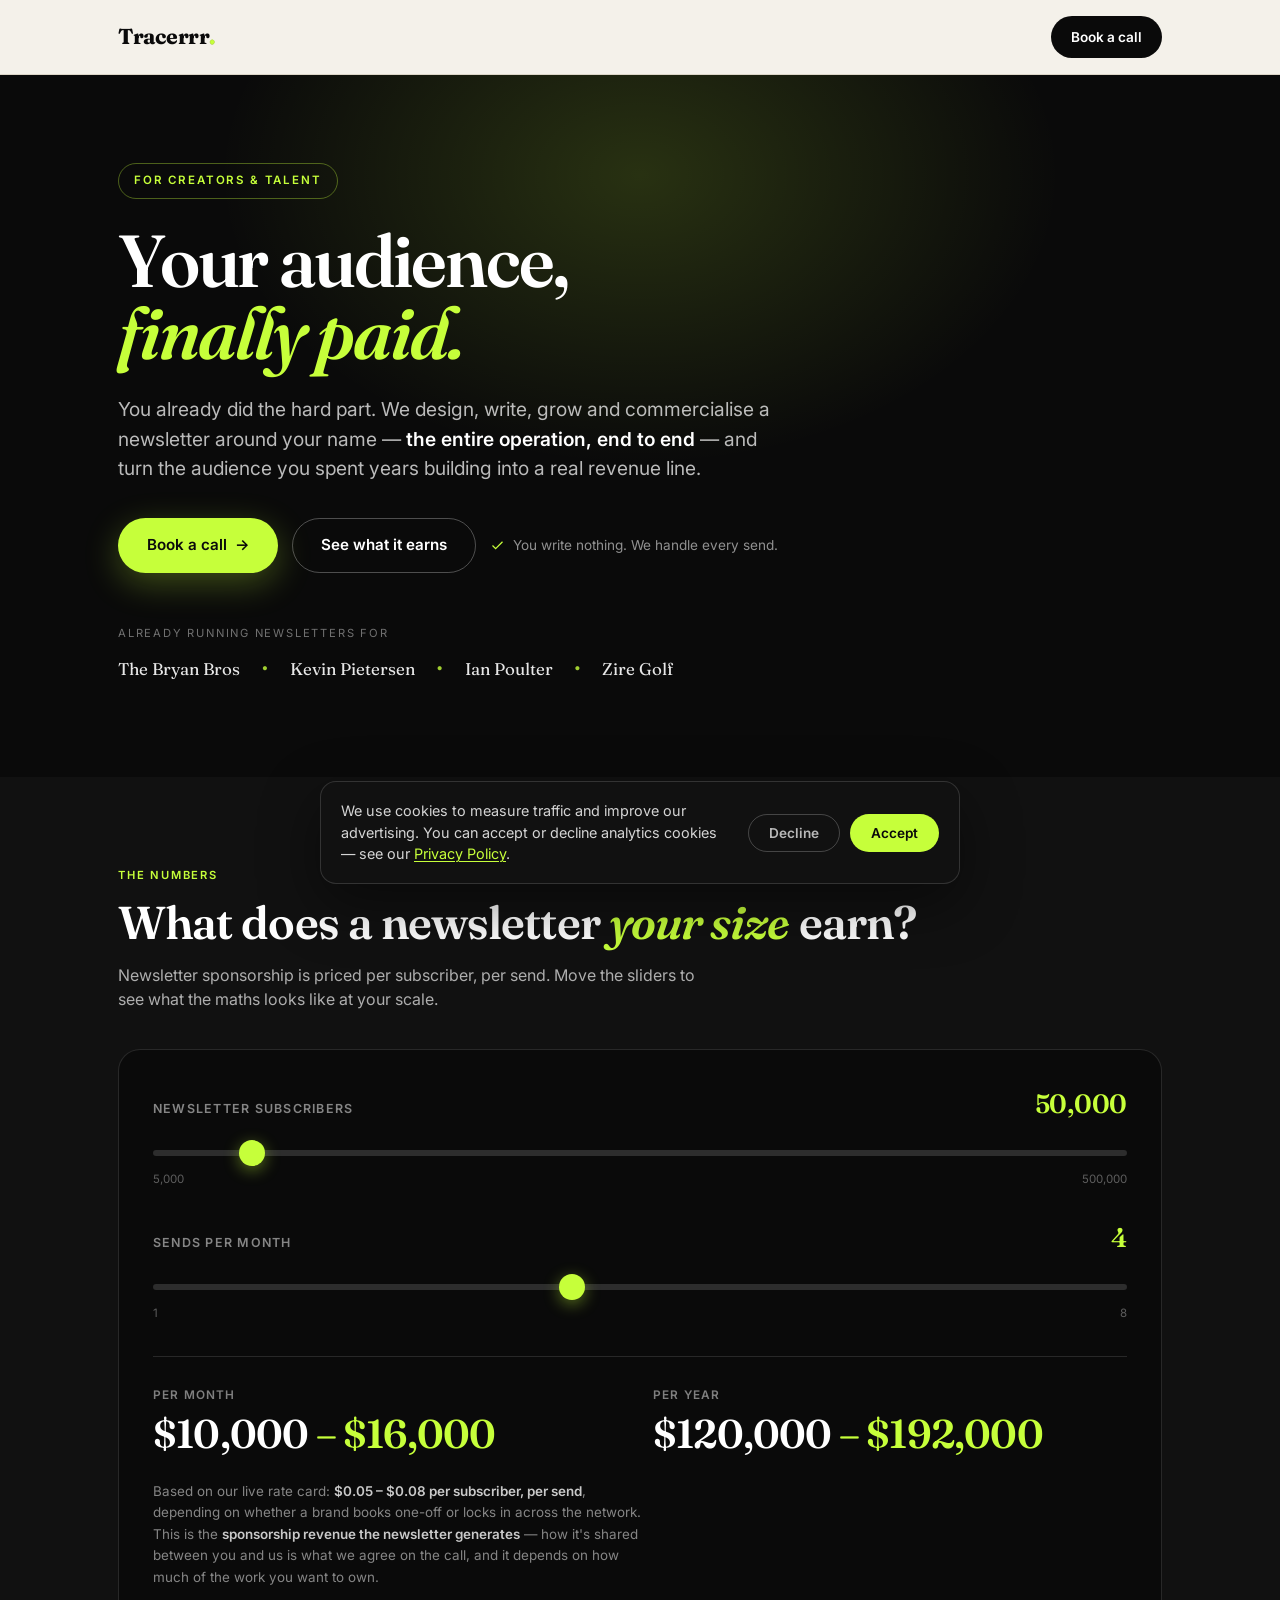
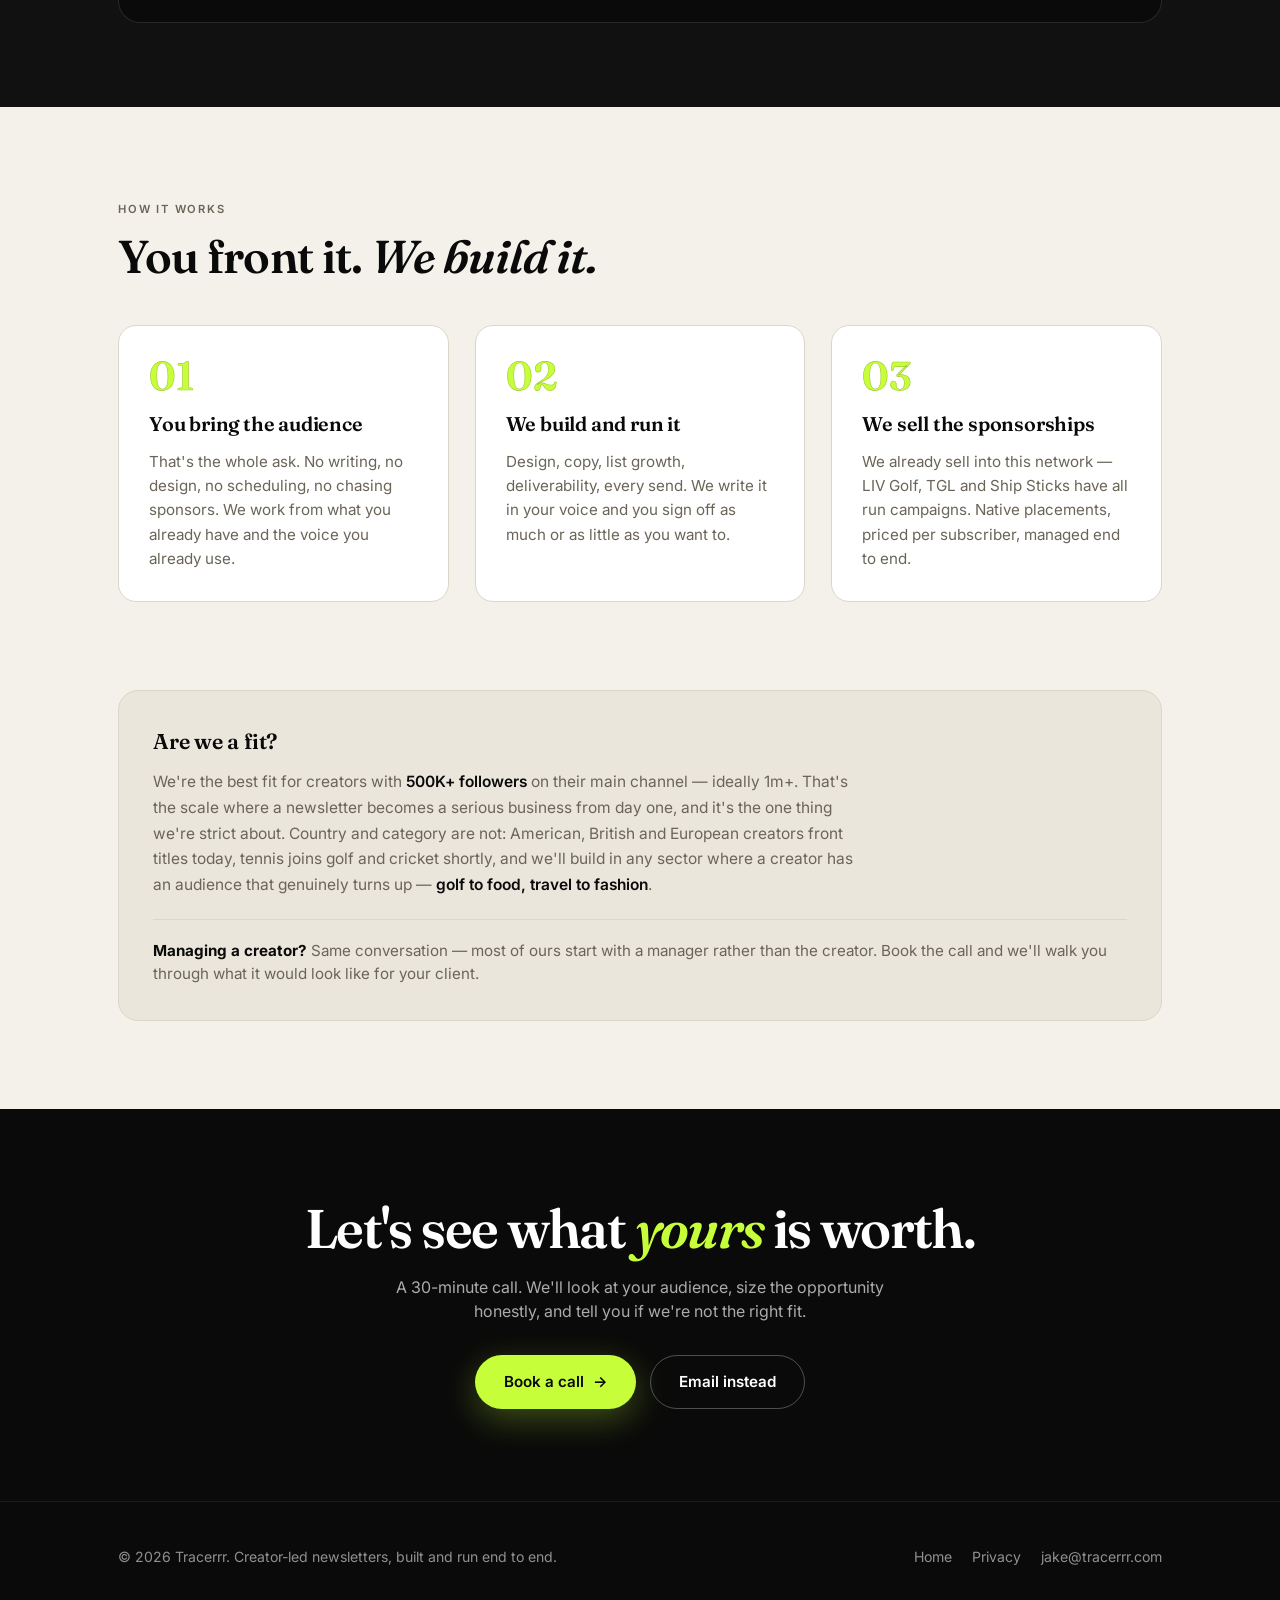
<file: creators.html>
<!DOCTYPE html>
<html lang="en">
<head>
<meta charset="UTF-8" />
<meta name="viewport" content="width=device-width, initial-scale=1.0" />
<title>Tracerrr for Creators — Turn Your Audience Into a Newsletter Business</title>
<meta name="description" content="We design, launch and run your newsletter end to end — you bring the audience, we do everything else. See what a newsletter your size earns. Best fit: 500K+ followers on your main channel." />
<meta name="theme-color" content="#0a0a0a" />
<link rel="icon" href="data:image/svg+xml,%3Csvg xmlns='http://www.w3.org/2000/svg' viewBox='0 0 100 100'%3E%3Crect width='100' height='100' rx='22' fill='%230a0a0a'/%3E%3Ctext x='50' y='73' font-family='Georgia,serif' font-size='68' font-weight='700' fill='%23c6ff3a' text-anchor='middle'%3ET%3C/text%3E%3C/svg%3E" />
<link rel="canonical" href="https://tracerrr.com/creators.html" />

<meta property="og:title" content="Tracerrr for Creators — Turn Your Audience Into a Newsletter Business" />
<meta property="og:description" content="You bring the audience. We design, write, grow and commercialise the newsletter — end to end. See what a newsletter your size earns." />
<meta property="og:type" content="website" />
<meta property="og:url" content="https://tracerrr.com/creators.html" />
<meta property="og:image" content="https://tracerrr.com/og-image.png" />
<meta property="og:image:width" content="1200" />
<meta property="og:image:height" content="630" />
<meta name="twitter:card" content="summary_large_image" />
<meta name="twitter:image" content="https://tracerrr.com/og-image.png" />
<link rel="apple-touch-icon" href="/logo.png" />

<script type="application/ld+json">
{
  "@context": "https://schema.org",
  "@type": "WebPage",
  "name": "Tracerrr for Creators",
  "url": "https://tracerrr.com/creators.html",
  "description": "Tracerrr designs, launches and runs newsletters for established creators — end to end. Best fit: creators with 500K+ followers on their main channel.",
  "isPartOf": { "@type": "WebSite", "name": "Tracerrr", "url": "https://tracerrr.com" },
  "publisher": { "@type": "Organization", "name": "Tracerrr", "url": "https://tracerrr.com" }
}
</script>

<!-- Calendly popup widget -->
<link href="https://assets.calendly.com/assets/external/widget.css" rel="stylesheet" media="print" onload="this.media='all'"><noscript><link href="https://assets.calendly.com/assets/external/widget.css" rel="stylesheet"></noscript>
<script src="https://assets.calendly.com/assets/external/widget.js" async></script>

<!-- Google Analytics 4 -->
<script async src="https://www.googletagmanager.com/gtag/js?id=G-6BKDJ0MG5W"></script>
<script>
  window.dataLayer = window.dataLayer || [];
  function gtag(){dataLayer.push(arguments);}
  gtag('js', new Date());
  gtag('consent', 'default', {
    'ad_storage':'denied',
    'ad_user_data':'denied',
    'ad_personalization':'denied',
    'analytics_storage':'denied'
  });
  try{ if(localStorage.getItem('tracerrr_consent')==='granted'){
    gtag('consent','update',{'analytics_storage':'granted','ad_storage':'granted','ad_user_data':'granted','ad_personalization':'granted'});
  } }catch(e){}
  gtag('config', 'G-6BKDJ0MG5W');
</script>

<!-- OpenAI Ads pixel -->
<script>
  !function(w){if(w.oaiq)return;var q=function(){q.q.push(arguments)};q.q=[];w.oaiq=q}(window);
  oaiq("init",{pixelId:"8ef55dfNKXLFu1pRscYXD2"});
  function loadOaiPixel(){
    try{
      if(window.__oaiLoaded) return; window.__oaiLoaded=true;
      var j=document.createElement('script'); j.async=1; j.src='https://bzrcdn.openai.com/sdk/oaiq.min.js';
      var f=document.getElementsByTagName('script')[0]; f.parentNode.insertBefore(j,f);
    }catch(e){}
  }
  try{ if(localStorage.getItem('tracerrr_consent')==='granted'){ loadOaiPixel(); } }catch(e){}
</script>

<link rel="preconnect" href="https://fonts.googleapis.com">
<link rel="preconnect" href="https://fonts.gstatic.com" crossorigin>
<link href="https://fonts.googleapis.com/css2?family=Fraunces:ital,opsz,wght@0,9..144,300..900;1,9..144,300..900&family=Inter:wght@400;500;600;700&display=swap" rel="stylesheet" media="print" onload="this.media='all'"><noscript><link href="https://fonts.googleapis.com/css2?family=Fraunces:ital,opsz,wght@0,9..144,300..900;1,9..144,300..900&family=Inter:wght@400;500;600;700&display=swap" rel="stylesheet"></noscript>

<style>
:root{
  --bg:#0a0a0a; --bg-soft:#111111; --ink:#0a0a0a;
  --paper:#f4f1ea; --paper-2:#eae6dc; --line:#dcd6c8;
  --muted:#6b6558; --muted-d:#a8a293;
  --accent:#c6ff3a; --white:#ffffff;
  --serif:"Fraunces", Georgia, serif;
  --sans:"Inter", system-ui, -apple-system, sans-serif;
  --maxw:1100px;
  --ease:cubic-bezier(.22,1,.36,1);
}
*{margin:0;padding:0;box-sizing:border-box}
html{scroll-behavior:smooth}
body{font-family:var(--sans);background:var(--paper);color:var(--ink);-webkit-font-smoothing:antialiased;overflow-x:hidden;line-height:1.5}
a{color:inherit;text-decoration:none}
.wrap{max-width:var(--maxw);margin:0 auto;padding:0 28px}
section{position:relative;scroll-margin-top:80px}

.reveal{opacity:0;transform:translateY(24px);transition:opacity .8s var(--ease),transform .8s var(--ease)}
.reveal.in{opacity:1;transform:none}
.reveal.d1{transition-delay:.07s}.reveal.d2{transition-delay:.14s}.reveal.d3{transition-delay:.21s}
@media (prefers-reduced-motion:reduce){.reveal{opacity:1;transform:none;transition:none}}
.no-js .reveal{opacity:1;transform:none}

.btn{display:inline-flex;align-items:center;gap:.55em;font-weight:600;font-size:.95rem;border-radius:999px;padding:15px 28px;cursor:pointer;border:1px solid transparent;transition:transform .25s var(--ease),opacity .25s,background .25s,border-color .25s}
.btn:hover{transform:translateY(-2px)}
.btn-accent{background:var(--accent);color:var(--ink);box-shadow:0 10px 34px rgba(198,255,58,.28)}
.btn-accent:hover{opacity:.9}
.btn-ghost{background:transparent;color:var(--white);border-color:rgba(255,255,255,.28)}
.btn-ghost:hover{border-color:rgba(255,255,255,.6)}
.arr{transition:transform .25s var(--ease)}
.btn:hover .arr{transform:translateX(4px)}

/* ---------- Nav ---------- */
.nav{position:sticky;top:0;z-index:900;background:rgba(244,241,234,.88);backdrop-filter:blur(12px);border-bottom:1px solid var(--line)}
.nav-in{max-width:var(--maxw);margin:0 auto;padding:16px 28px;display:flex;align-items:center;justify-content:space-between;gap:20px}
.logo{font-family:var(--serif);font-weight:700;font-size:1.35rem;letter-spacing:-.02em}
.logo .dot{color:var(--accent);-webkit-text-stroke:.4px #9ec72b}
.nav-cta{font-size:.85rem;padding:11px 20px;background:var(--ink);color:var(--white);border-radius:999px;font-weight:600}
.nav-cta:hover{opacity:.85}

/* ---------- Hero ---------- */
.hero{background:var(--bg);color:var(--white);padding:88px 0 96px;overflow:hidden}
.hero-glow{position:absolute;top:-30%;left:50%;transform:translateX(-50%);width:900px;height:620px;background:radial-gradient(ellipse at center,rgba(198,255,58,.16),transparent 66%);pointer-events:none}
.eyebrow{display:inline-block;font-size:.72rem;font-weight:600;letter-spacing:.16em;text-transform:uppercase;color:var(--accent);border:1px solid rgba(198,255,58,.35);border-radius:999px;padding:8px 15px}
.hero-h{font-family:var(--serif);font-weight:600;font-size:clamp(2.6rem,6.4vw,4.6rem);line-height:.98;letter-spacing:-.03em;margin-top:26px}
.hero-h em{font-style:italic;color:var(--accent)}
.hero-sub{margin-top:26px;font-size:clamp(1.04rem,1.5vw,1.24rem);color:rgba(255,255,255,.72);max-width:56ch;line-height:1.55}
.hero-sub strong{color:#fff;font-weight:600}
.hero-actions{margin-top:34px;display:flex;flex-wrap:wrap;align-items:center;gap:14px}
.hero-note{font-size:.85rem;color:rgba(255,255,255,.55);display:inline-flex;align-items:center;gap:8px}

/* ---------- Marquee proof ---------- */
.trust{margin-top:52px}
.trust-label{font-size:.7rem;letter-spacing:.16em;text-transform:uppercase;color:rgba(255,255,255,.42);margin-bottom:14px}
.names{display:flex;flex-wrap:wrap;gap:10px 22px;align-items:center;font-family:var(--serif);font-size:1.06rem;color:rgba(255,255,255,.9)}
.names .dot{color:var(--accent);font-size:.6rem;opacity:.8}

/* ---------- Calculator ---------- */
.calc-sec{background:var(--bg-soft);color:var(--white);padding:84px 0}
.sec-tag{display:inline-block;font-size:.7rem;font-weight:600;letter-spacing:.16em;text-transform:uppercase;color:var(--accent)}
.calc-h{font-family:var(--serif);font-weight:600;font-size:clamp(1.9rem,3.6vw,2.9rem);line-height:1.04;letter-spacing:-.02em;margin-top:14px}
.calc-h em{font-style:italic;color:var(--accent)}
.calc-lead{margin-top:16px;color:rgba(255,255,255,.66);max-width:58ch;font-size:1rem}
.calc-card{margin-top:38px;background:#0a0a0a;border:1px solid rgba(255,255,255,.12);border-radius:22px;padding:34px}
.calc-row{margin-bottom:30px}
.calc-row:last-of-type{margin-bottom:0}
.calc-top{display:flex;align-items:baseline;justify-content:space-between;gap:16px;margin-bottom:14px}
.calc-label{font-size:.78rem;letter-spacing:.1em;text-transform:uppercase;color:rgba(255,255,255,.5);font-weight:600}
.calc-val{font-family:var(--serif);font-size:1.65rem;font-weight:600;color:var(--accent);letter-spacing:-.01em}
input[type=range]{-webkit-appearance:none;appearance:none;width:100%;height:6px;border-radius:999px;background:rgba(255,255,255,.14);outline:none;cursor:pointer}
input[type=range]::-webkit-slider-thumb{-webkit-appearance:none;appearance:none;width:26px;height:26px;border-radius:50%;background:var(--accent);border:none;cursor:pointer;box-shadow:0 4px 16px rgba(198,255,58,.42)}
input[type=range]::-moz-range-thumb{width:26px;height:26px;border-radius:50%;background:var(--accent);border:none;cursor:pointer;box-shadow:0 4px 16px rgba(198,255,58,.42)}
input[type=range]:focus-visible{outline:2px solid var(--accent);outline-offset:6px}
.calc-scale{display:flex;justify-content:space-between;margin-top:9px;font-size:.72rem;color:rgba(255,255,255,.34)}
.calc-out{margin-top:34px;padding-top:30px;border-top:1px solid rgba(255,255,255,.12);display:grid;grid-template-columns:1fr 1fr;gap:26px}
.out-block .out-label{font-size:.74rem;letter-spacing:.1em;text-transform:uppercase;color:rgba(255,255,255,.48);font-weight:600}
.out-block .out-num{font-family:var(--serif);font-size:clamp(1.7rem,3.4vw,2.5rem);font-weight:600;color:#fff;margin-top:8px;letter-spacing:-.02em;line-height:1.05}
.out-block .out-num span{color:var(--accent)}
.calc-note{margin-top:26px;font-size:.84rem;color:rgba(255,255,255,.5);line-height:1.6;max-width:62ch}
.calc-note strong{color:rgba(255,255,255,.78);font-weight:600}
@media (max-width:640px){.calc-out{grid-template-columns:1fr;gap:22px}.calc-card{padding:26px 22px}}

/* ---------- Steps ---------- */
.steps-sec{padding:88px 0;background:var(--paper)}
.sec-tag-d{color:var(--muted);display:inline-block;font-size:.7rem;font-weight:600;letter-spacing:.16em;text-transform:uppercase}
.sec-h{font-family:var(--serif);font-weight:600;font-size:clamp(1.9rem,3.6vw,2.9rem);line-height:1.04;letter-spacing:-.02em;margin-top:14px}
.sec-h em{font-style:italic}
.steps{margin-top:44px;display:grid;grid-template-columns:repeat(3,1fr);gap:26px}
.step{background:var(--white);border:1px solid var(--line);border-radius:18px;padding:30px}
.step-n{font-family:var(--serif);font-size:2.5rem;font-weight:600;color:var(--accent);-webkit-text-stroke:.6px #9ec72b;line-height:1}
.step h3{font-family:var(--serif);font-size:1.24rem;font-weight:600;margin-top:14px;letter-spacing:-.01em}
.step p{margin-top:10px;color:var(--muted);font-size:.95rem;line-height:1.6}
@media (max-width:820px){.steps{grid-template-columns:1fr}}

/* ---------- Fit ---------- */
.fit-sec{padding:0 0 88px;background:var(--paper)}
.fit{background:var(--paper-2);border:1px solid var(--line);border-radius:20px;padding:34px}
.fit h3{font-family:var(--serif);font-size:1.34rem;font-weight:600;letter-spacing:-.01em}
.fit p{margin-top:12px;color:var(--muted);font-size:.97rem;line-height:1.65;max-width:70ch}
.fit p strong{color:var(--ink);font-weight:600}
.fit-mgr{margin-top:22px;padding-top:20px;border-top:1px solid var(--line);font-size:.95rem;color:var(--muted)}
.fit-mgr strong{color:var(--ink)}

/* ---------- CTA ---------- */
.cta-sec{background:var(--bg);color:var(--white);padding:92px 0;text-align:center}
.cta-h{font-family:var(--serif);font-weight:600;font-size:clamp(2.1rem,4.6vw,3.4rem);line-height:1.02;letter-spacing:-.03em}
.cta-h em{font-style:italic;color:var(--accent)}
.cta-p{margin-top:18px;color:rgba(255,255,255,.66);max-width:52ch;margin-left:auto;margin-right:auto}
.cta-actions{margin-top:32px;display:flex;justify-content:center;flex-wrap:wrap;gap:14px}

/* ---------- Footer ---------- */
footer{background:var(--bg);color:rgba(255,255,255,.55);padding:44px 0 40px;border-top:1px solid rgba(255,255,255,.08);font-size:.88rem}
.foot-in{max-width:var(--maxw);margin:0 auto;padding:0 28px;display:flex;flex-wrap:wrap;gap:16px;align-items:center;justify-content:space-between}
.foot-links{display:flex;gap:20px;flex-wrap:wrap}
.foot-links a:hover{color:var(--accent)}

/* ---------- Sticky mobile CTA ---------- */
.sticky-cta{position:fixed;left:0;right:0;bottom:0;z-index:880;background:rgba(10,10,10,.94);backdrop-filter:blur(10px);border-top:1px solid rgba(255,255,255,.12);padding:12px 16px;display:none}
.sticky-cta-btn{display:flex;align-items:center;justify-content:center;gap:.5em;width:100%;background:var(--accent);color:var(--ink);font-weight:600;font-size:.95rem;border-radius:999px;padding:14px}
@media (max-width:720px){.sticky-cta{display:block}body{padding-bottom:74px}}
</style>
</head>
<body class="no-js">
<script>document.body.classList.remove('no-js');</script>

<header class="nav">
  <div class="nav-in">
    <a href="/" class="logo">Tracerrr<span class="dot">.</span></a>
    <a href="#book" class="nav-cta js-book">Book a call</a>
  </div>
</header>

<!-- ============ HERO ============ -->
<section class="hero" id="top">
  <div class="hero-glow"></div>
  <div class="wrap" style="position:relative">
    <span class="eyebrow reveal">For creators &amp; talent</span>
    <h1 class="hero-h reveal d1">Your audience,<br><em>finally paid.</em></h1>
    <p class="hero-sub reveal d2">You already did the hard part. We design, write, grow and commercialise a newsletter around your name — <strong>the entire operation, end to end</strong> — and turn the audience you spent years building into a real revenue line.</p>
    <div class="hero-actions reveal d3">
      <a href="#book" class="btn btn-accent js-book">Book a call <span class="arr">→</span></a>
      <a href="#calculator" class="btn btn-ghost">See what it earns</a>
      <span class="hero-note">
        <svg width="15" height="15" viewBox="0 0 24 24" fill="none" stroke="#c6ff3a" stroke-width="2" aria-hidden="true"><path d="M20 6 9 17l-5-5"/></svg>
        You write nothing. We handle every send.
      </span>
    </div>
    <div class="trust reveal d3">
      <div class="trust-label">Already running newsletters for</div>
      <div class="names">
        <span>The Bryan Bros</span><span class="dot">●</span>
        <span>Kevin Pietersen</span><span class="dot">●</span>
        <span>Ian Poulter</span><span class="dot">●</span>
        <span>Zire Golf</span>
      </div>
    </div>
  </div>
</section>

<!-- ============ CALCULATOR ============ -->
<section class="calc-sec" id="calculator">
  <div class="wrap">
    <span class="sec-tag reveal">The numbers</span>
    <h2 class="calc-h reveal d1">What does a newsletter <em>your size</em> earn?</h2>
    <p class="calc-lead reveal d2">Newsletter sponsorship is priced per subscriber, per send. Move the sliders to see what the maths looks like at your scale.</p>

    <div class="calc-card reveal d2">
      <div class="calc-row">
        <div class="calc-top">
          <span class="calc-label" id="subsLabel">Newsletter subscribers</span>
          <span class="calc-val" id="subsVal">50,000</span>
        </div>
        <input type="range" id="subs" min="5000" max="500000" step="5000" value="50000" aria-labelledby="subsLabel" />
        <div class="calc-scale"><span>5,000</span><span>500,000</span></div>
      </div>

      <div class="calc-row">
        <div class="calc-top">
          <span class="calc-label" id="sendsLabel">Sends per month</span>
          <span class="calc-val" id="sendsVal">4</span>
        </div>
        <input type="range" id="sends" min="1" max="8" step="1" value="4" aria-labelledby="sendsLabel" />
        <div class="calc-scale"><span>1</span><span>8</span></div>
      </div>

      <div class="calc-out">
        <div class="out-block">
          <div class="out-label">Per month</div>
          <div class="out-num" id="outMonth">$10,000 <span>– $16,000</span></div>
        </div>
        <div class="out-block">
          <div class="out-label">Per year</div>
          <div class="out-num" id="outYear">$120,000 <span>– $192,000</span></div>
        </div>
      </div>

      <p class="calc-note">Based on our live rate card: <strong>$0.05 – $0.08 per subscriber, per send</strong>, depending on whether a brand books one-off or locks in across the network. This is the <strong>sponsorship revenue the newsletter generates</strong> — how it's shared between you and us is what we agree on the call, and it depends on how much of the work you want to own.</p>
    </div>
  </div>
</section>

<!-- ============ HOW IT WORKS ============ -->
<section class="steps-sec" id="how">
  <div class="wrap">
    <span class="sec-tag-d reveal">How it works</span>
    <h2 class="sec-h reveal d1">You front it. <em>We build it.</em></h2>
    <div class="steps">
      <div class="step reveal d1">
        <div class="step-n">01</div>
        <h3>You bring the audience</h3>
        <p>That's the whole ask. No writing, no design, no scheduling, no chasing sponsors. We work from what you already have and the voice you already use.</p>
      </div>
      <div class="step reveal d2">
        <div class="step-n">02</div>
        <h3>We build and run it</h3>
        <p>Design, copy, list growth, deliverability, every send. We write it in your voice and you sign off as much or as little as you want to.</p>
      </div>
      <div class="step reveal d3">
        <div class="step-n">03</div>
        <h3>We sell the sponsorships</h3>
        <p>We already sell into this network — LIV Golf, TGL and Ship Sticks have all run campaigns. Native placements, priced per subscriber, managed end to end.</p>
      </div>
    </div>
  </div>
</section>

<!-- ============ FIT ============ -->
<section class="fit-sec">
  <div class="wrap">
    <div class="fit reveal">
      <h3>Are we a fit?</h3>
      <p>We're the best fit for creators with <strong>500K+ followers</strong> on their main channel — ideally 1m+. That's the scale where a newsletter becomes a serious business from day one, and it's the one thing we're strict about. Country and category are not: American, British and European creators front titles today, tennis joins golf and cricket shortly, and we'll build in any sector where a creator has an audience that genuinely turns up — <strong>golf to food, travel to fashion</strong>.</p>
      <div class="fit-mgr"><strong>Managing a creator?</strong> Same conversation — most of ours start with a manager rather than the creator. Book the call and we'll walk you through what it would look like for your client.</div>
    </div>
  </div>
</section>

<!-- ============ CTA ============ -->
<section class="cta-sec" id="book">
  <div class="wrap">
    <h2 class="cta-h reveal">Let's see what <em>yours</em> is worth.</h2>
    <p class="cta-p reveal d1">A 30-minute call. We'll look at your audience, size the opportunity honestly, and tell you if we're not the right fit.</p>
    <div class="cta-actions reveal d2">
      <a href="#book" class="btn btn-accent" id="bookBtn">Book a call <span class="arr">→</span></a>
      <a href="mailto:jake@tracerrr.com?subject=Newsletter%20for%20my%20audience" class="btn btn-ghost">Email instead</a>
    </div>
  </div>
</section>

<footer>
  <div class="foot-in">
    <span>© 2026 Tracerrr. Creator-led newsletters, built and run end to end.</span>
    <div class="foot-links">
      <a href="/">Home</a>
      <a href="/privacy.html">Privacy</a>
      <a href="mailto:jake@tracerrr.com">jake@tracerrr.com</a>
    </div>
  </div>
</footer>

<div class="sticky-cta">
  <a href="#book" class="js-book sticky-cta-btn" id="stickyBook">Book a call <span class="arr">→</span></a>
</div>

<!-- ============ COOKIE CONSENT ============ -->
<div id="cookieBar" class="cookie-bar" role="dialog" aria-label="Cookie consent" hidden>
  <p class="cookie-copy">We use cookies to measure traffic and improve our advertising. You can accept or decline analytics cookies — see our <a href="/privacy.html">Privacy Policy</a>.</p>
  <div class="cookie-actions">
    <button type="button" id="cookieDecline" class="cookie-btn cookie-decline">Decline</button>
    <button type="button" id="cookieAccept" class="cookie-btn cookie-accept">Accept</button>
  </div>
</div>
<style>
.cookie-bar[hidden]{display:none}
.cookie-bar{position:fixed;left:16px;right:16px;bottom:16px;z-index:9999;max-width:640px;margin:0 auto;background:#111;border:1px solid rgba(255,255,255,.14);border-radius:16px;padding:18px 20px;display:flex;flex-wrap:wrap;align-items:center;gap:16px;box-shadow:0 20px 60px rgba(0,0,0,.45);font-family:"Inter",system-ui,sans-serif}
.cookie-copy{flex:1 1 280px;margin:0;color:rgba(255,255,255,.82);font-size:.9rem;line-height:1.5}
.cookie-copy a{color:#c6ff3a;text-decoration:underline;text-underline-offset:2px}
.cookie-actions{display:flex;gap:10px;flex:0 0 auto}
.cookie-btn{font-family:inherit;font-size:.85rem;font-weight:600;border-radius:999px;padding:10px 20px;cursor:pointer;border:1px solid transparent;transition:opacity .2s,background .2s,border-color .2s}
.cookie-decline{background:transparent;color:rgba(255,255,255,.7);border-color:rgba(255,255,255,.22)}
.cookie-decline:hover{color:#fff;border-color:rgba(255,255,255,.45)}
.cookie-accept{background:#c6ff3a;color:#0a0a0a}
.cookie-accept:hover{opacity:.85}
@media (max-width:520px){.cookie-actions{flex:1 1 100%}.cookie-btn{flex:1}}
</style>
<script>
(function(){
  var bar=document.getElementById('cookieBar');
  var stored=null; try{stored=localStorage.getItem('tracerrr_consent');}catch(e){}
  if(!stored){ bar.hidden=false; }
  function choose(v){
    try{localStorage.setItem('tracerrr_consent',v);}catch(e){}
    if(v==='granted'){
      if(window.gtag) gtag('consent','update',{'analytics_storage':'granted','ad_storage':'granted','ad_user_data':'granted','ad_personalization':'granted'});
      if(window.loadOaiPixel) loadOaiPixel();
    }
    bar.hidden=true;
  }
  document.getElementById('cookieAccept').addEventListener('click',function(){choose('granted');});
  document.getElementById('cookieDecline').addEventListener('click',function(){choose('denied');});
})();
</script>

<!-- ============ BOOKING ============ -->
<script>
const BOOKING_URL = "https://calendly.com/jake-tracerrr/30min";
const mailtoBook = "mailto:jake@tracerrr.com?subject=Newsletter%20for%20my%20audience";
document.getElementById('bookBtn').setAttribute('href', BOOKING_URL || mailtoBook);
if(BOOKING_URL){ document.getElementById('bookBtn').setAttribute('target','_blank'); }

function openBooking(e){
  if(!(BOOKING_URL && window.Calendly)) return;
  e.preventDefault();
  Calendly.initPopupWidget({url: BOOKING_URL});
  const el = e.currentTarget, href = (el.getAttribute && el.getAttribute('href')) || '';
  if(window.gtag && !/calendly\.com/.test(href)){
    gtag('event','book_call_click', {location: el.id || 'popup'});
  }
}
document.querySelectorAll('.js-book, #bookBtn').forEach(el => el.addEventListener('click', openBooking));

// Completed Calendly bookings → conversion events
window.addEventListener('message', function(e){
  if(e.data && e.data.event === 'calendly.event_scheduled'){
    if(window.oaiq) oaiq('measure','appointment_scheduled',{type:'customer_action'});
    if(window.gtag) gtag('event','generate_lead',{form_name:'calendly_booking'});
  }
});

document.addEventListener('click', function(e){
  const a = e.target.closest('a');
  if(!a || !window.gtag) return;
  const href = a.getAttribute('href') || '';
  if(/calendly\.com/.test(href) || /subject=/i.test(href)){
    gtag('event','book_call_click', {location: a.id || 'cta'});
  }
});
</script>

<!-- ============ CALCULATOR ============ -->
<script>
(function(){
  var RATE_LO = 0.05, RATE_HI = 0.08;
  var subs = document.getElementById('subs');
  var sends = document.getElementById('sends');
  var subsVal = document.getElementById('subsVal');
  var sendsVal = document.getElementById('sendsVal');
  var outMonth = document.getElementById('outMonth');
  var outYear = document.getElementById('outYear');
  if(!subs) return;

  function money(n){ return '$' + Math.round(n).toLocaleString('en-US'); }
  function band(n){
    if(n < 25000) return 'under 25k subscribers';
    if(n < 50000) return '25k-50k subscribers';
    if(n < 100000) return '50k-100k subscribers';
    if(n < 250000) return '100k-250k subscribers';
    return '250k+ subscribers';
  }

  function render(){
    var s = +subs.value, m = +sends.value;
    subsVal.textContent = s.toLocaleString('en-US');
    sendsVal.textContent = m;
    var lo = s * RATE_LO * m, hi = s * RATE_HI * m;
    outMonth.innerHTML = money(lo) + ' <span>&ndash; ' + money(hi) + '</span>';
    outYear.innerHTML  = money(lo*12) + ' <span>&ndash; ' + money(hi*12) + '</span>';
  }

  // Debounced GA4 signal — 'interest' is a registered custom dimension, so the band reports without new setup
  var timer = null, fired = false;
  function signal(){
    clearTimeout(timer);
    timer = setTimeout(function(){
      if(window.gtag){
        gtag('event','calculator_used',{interest: band(+subs.value)});
        if(!fired){ fired = true; gtag('event','cta_click',{cta_location:'calculator first use'}); }
      }
    }, 700);
  }

  subs.addEventListener('input', function(){ render(); signal(); });
  sends.addEventListener('input', function(){ render(); signal(); });
  render();
})();
</script>

<!-- ============ REVEAL + BEHAVIOURAL ANALYTICS ============ -->
<script>
(function(){
  // Reveal on scroll
  var io = new IntersectionObserver(function(entries){
    entries.forEach(function(en){ if(en.isIntersecting){ en.target.classList.add('in'); io.unobserve(en.target); } });
  }, {threshold:.12, rootMargin:'0px 0px -8% 0px'});
  document.querySelectorAll('.reveal').forEach(function(el){ io.observe(el); });

  if(!window.gtag) return;

  // --- Scroll depth ---
  var marks = [25,50,75,90], hit = {}, maxScroll = 0, ticking = false;
  function pct(){
    var h = document.documentElement.scrollHeight - window.innerHeight;
    return h > 0 ? Math.min(100, Math.round(window.scrollY / h * 100)) : 0;
  }
  function onScroll(){
    if(ticking) return; ticking = true;
    requestAnimationFrame(function(){
      var p = pct(); if(p > maxScroll) maxScroll = p;
      marks.forEach(function(m){
        if(p >= m && !hit[m]){ hit[m] = true; gtag('event','scroll_depth',{percent_scrolled:m}); }
      });
      ticking = false;
    });
  }
  window.addEventListener('scroll', onScroll, {passive:true});

  // --- Section attention ---
  var secs = [['top','hero'],['calculator','calculator'],['how','how it works'],['book','final cta']];
  var seen = {}, dwell = {}, entered = {};
  var so = new IntersectionObserver(function(entries){
    entries.forEach(function(en){
      var name = en.target.getAttribute('data-sname');
      if(en.isIntersecting){
        entered[name] = Date.now();
        if(!seen[name]){ seen[name] = true; gtag('event','section_view',{section_name:name}); }
      } else if(entered[name]){
        dwell[name] = (dwell[name]||0) + (Date.now()-entered[name])/1000; entered[name] = null;
      }
    });
  }, {threshold:.4});
  secs.forEach(function(p){
    var el = document.getElementById(p[0]); if(!el) return;
    el.setAttribute('data-sname', p[1]); so.observe(el);
  });

  // --- FAQ-free page: CTA / outbound / email interest ---
  document.addEventListener('click', function(e){
    var a = e.target.closest('a'); if(!a) return;
    var href = a.getAttribute('href') || '';
    if(a.classList.contains('btn') || a.classList.contains('nav-cta') || a.classList.contains('sticky-cta-btn')){
      gtag('event','cta_click',{cta_location: a.id || (a.textContent||'').trim().slice(0,40)});
    }
    if(/^mailto:/i.test(href)) gtag('event','email_click',{link_url:'mailto'});
    else if(/^https?:/i.test(href) && href.indexOf('tracerrr.com') === -1) gtag('event','outbound_click',{link_url:href.slice(0,90)});
  }, true);

  // --- Bounce at hero ---
  setTimeout(function(){ if(maxScroll < 10) gtag('event','bounced_at_hero'); }, 30000);

  // --- Exit snapshot ---
  var start = Date.now(), sent = false;
  function exitSnapshot(){
    if(sent) return; sent = true;
    for(var k in entered){ if(entered[k]) dwell[k] = (dwell[k]||0) + (Date.now()-entered[k])/1000; }
    var top = null, topSecs = 0;
    for(var k2 in dwell){ if(dwell[k2] > topSecs){ topSecs = dwell[k2]; top = k2; } }
    var cur = null;
    secs.forEach(function(p){
      var el = document.getElementById(p[0]); if(!el) return;
      var r = el.getBoundingClientRect();
      if(r.top <= window.innerHeight*0.5 && r.bottom >= 0) cur = p[1];
    });
    gtag('event','page_exit',{
      max_scroll: maxScroll,
      seconds_on_page: Math.round((Date.now()-start)/1000),
      exit_section: cur || 'unknown',
      most_read_section: top || 'unknown',
      most_read_seconds: Math.round(topSecs)
    });
  }
  document.addEventListener('visibilitychange', function(){ if(document.visibilityState === 'hidden') exitSnapshot(); });
  window.addEventListener('pagehide', exitSnapshot);
})();
</script>
</body>
</html>
</file>
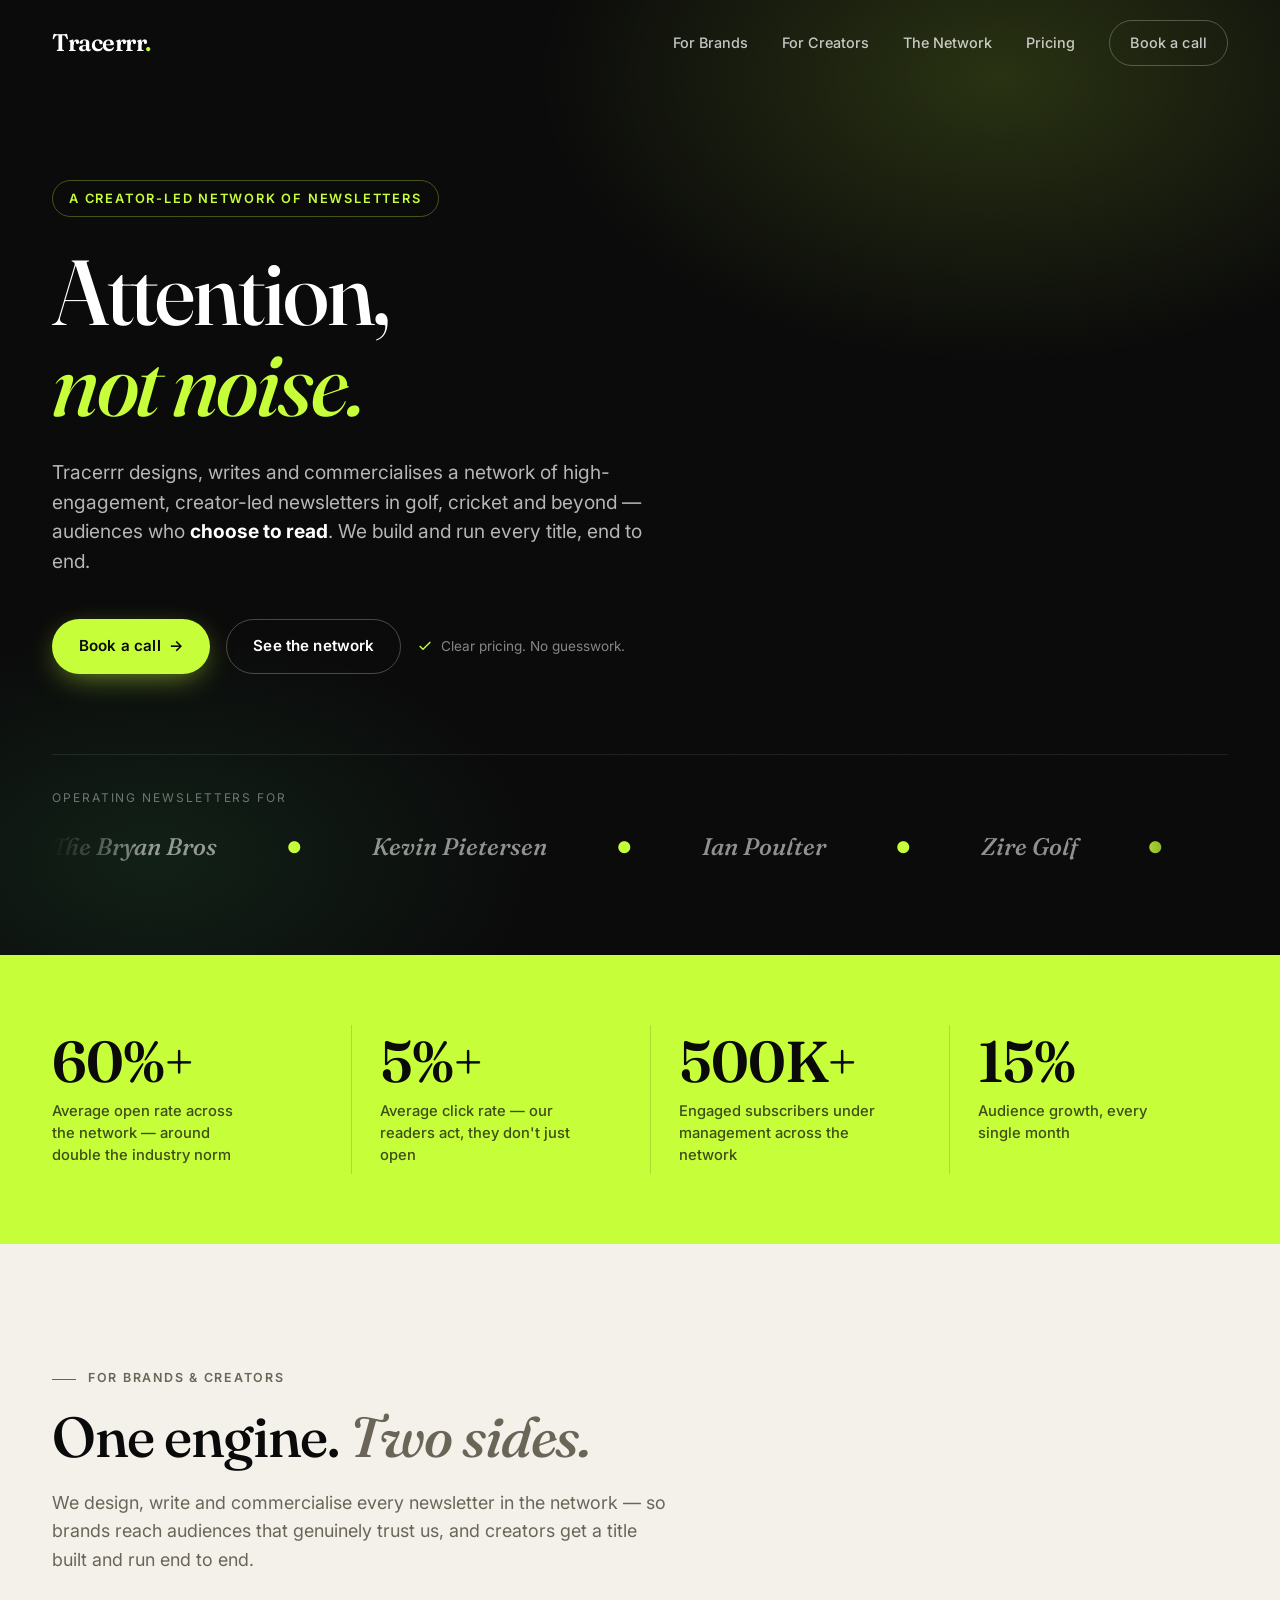
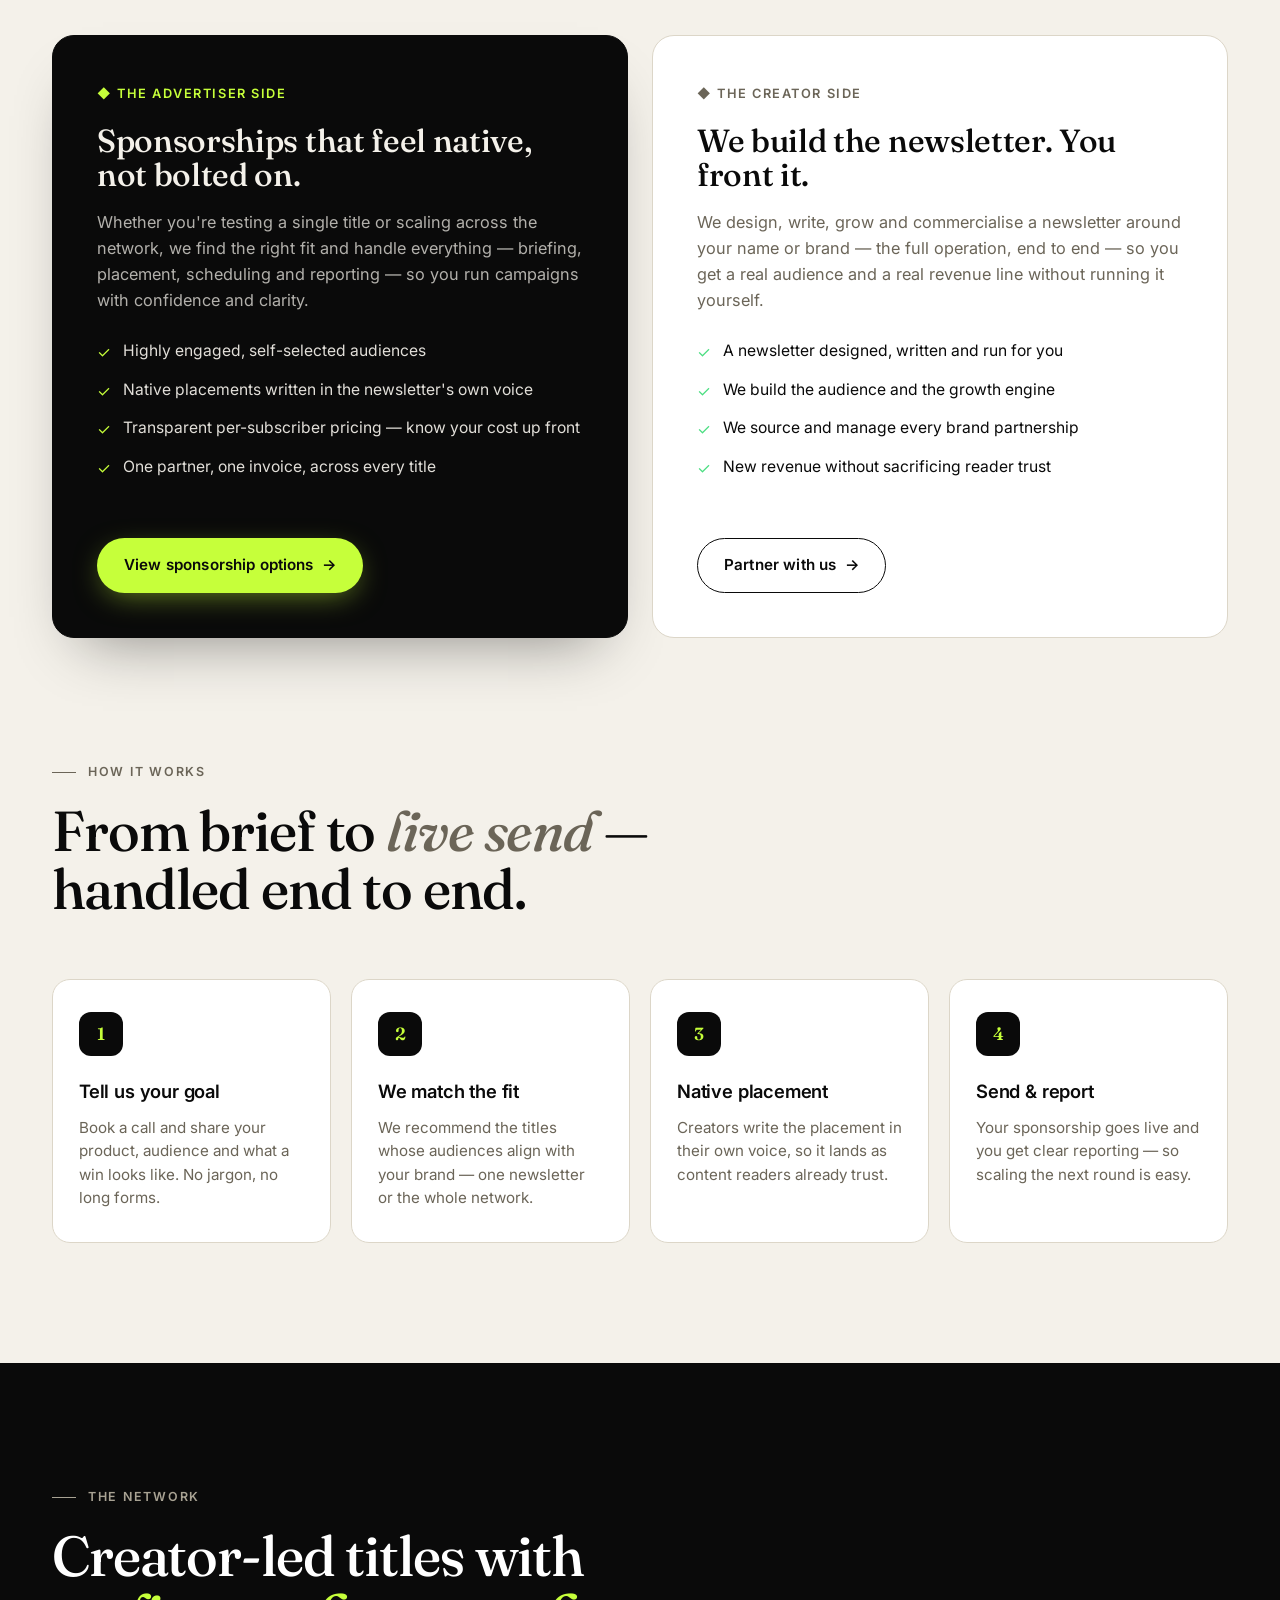
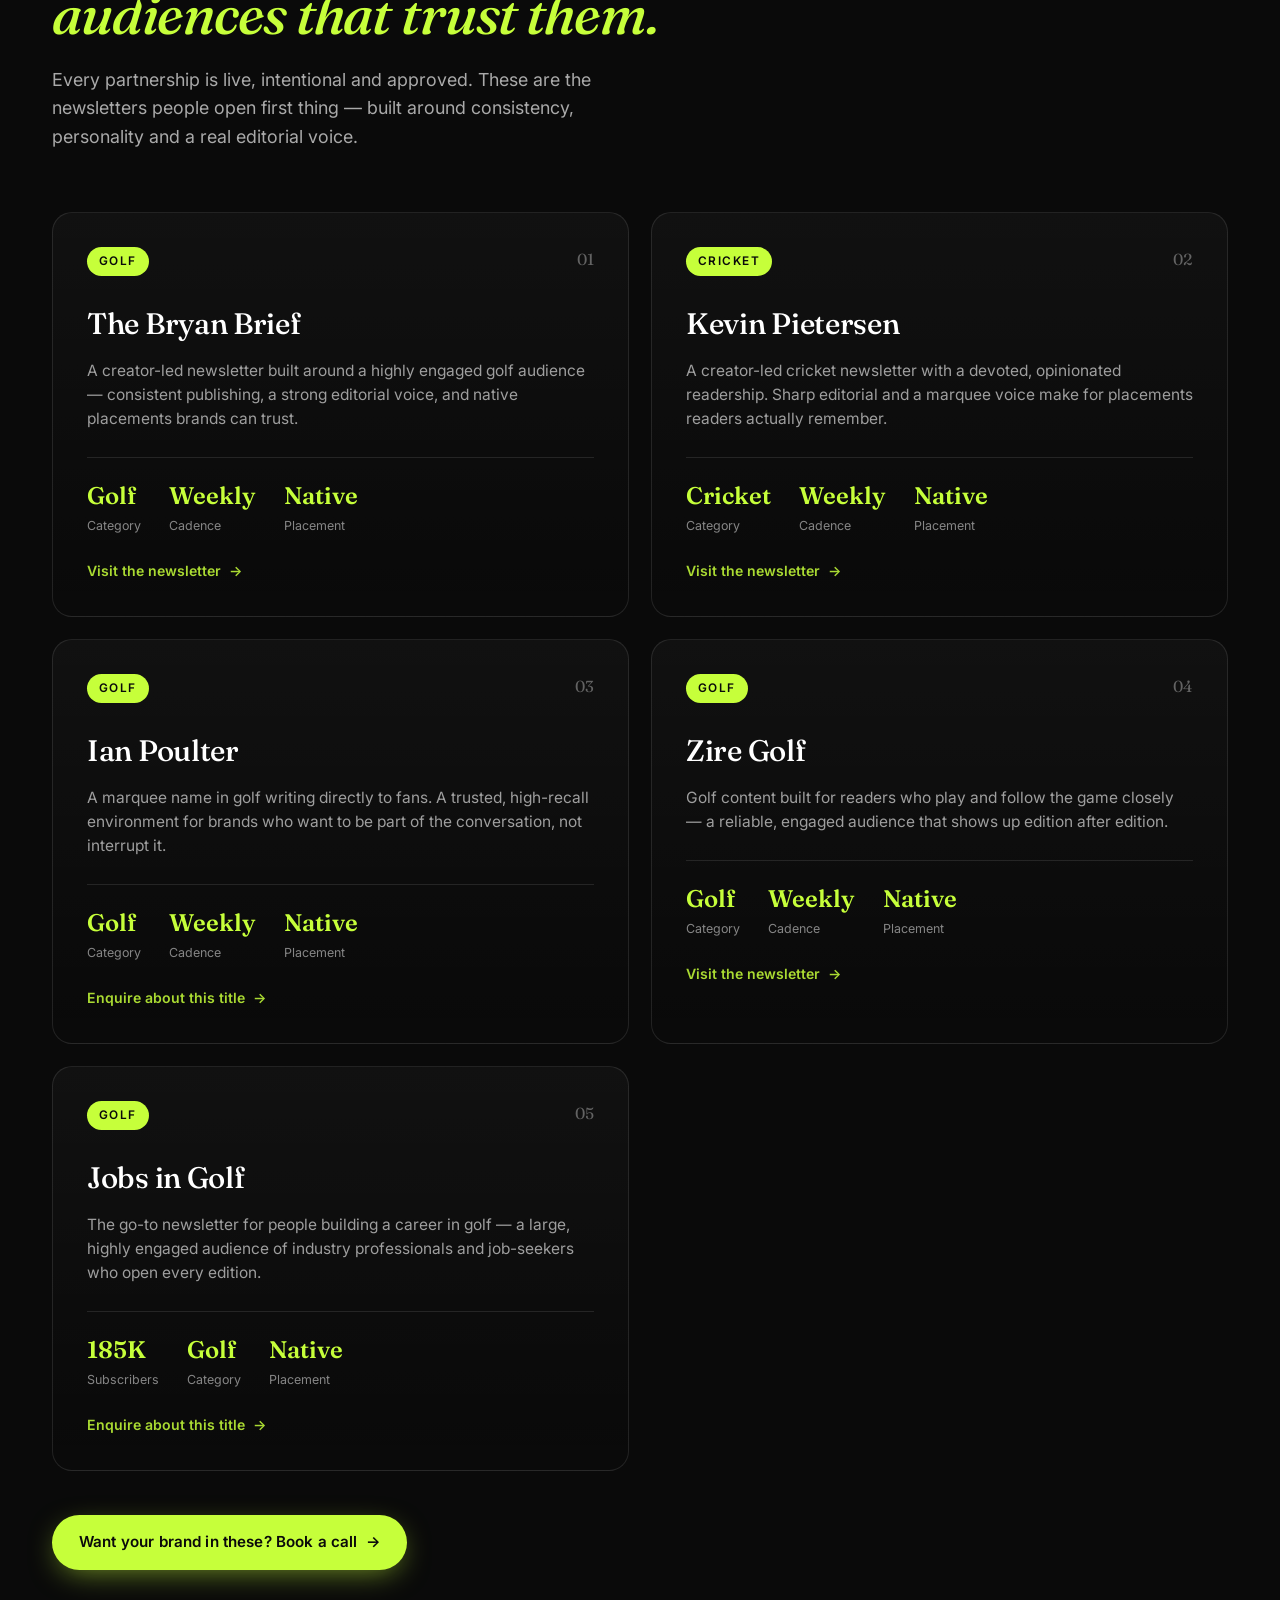
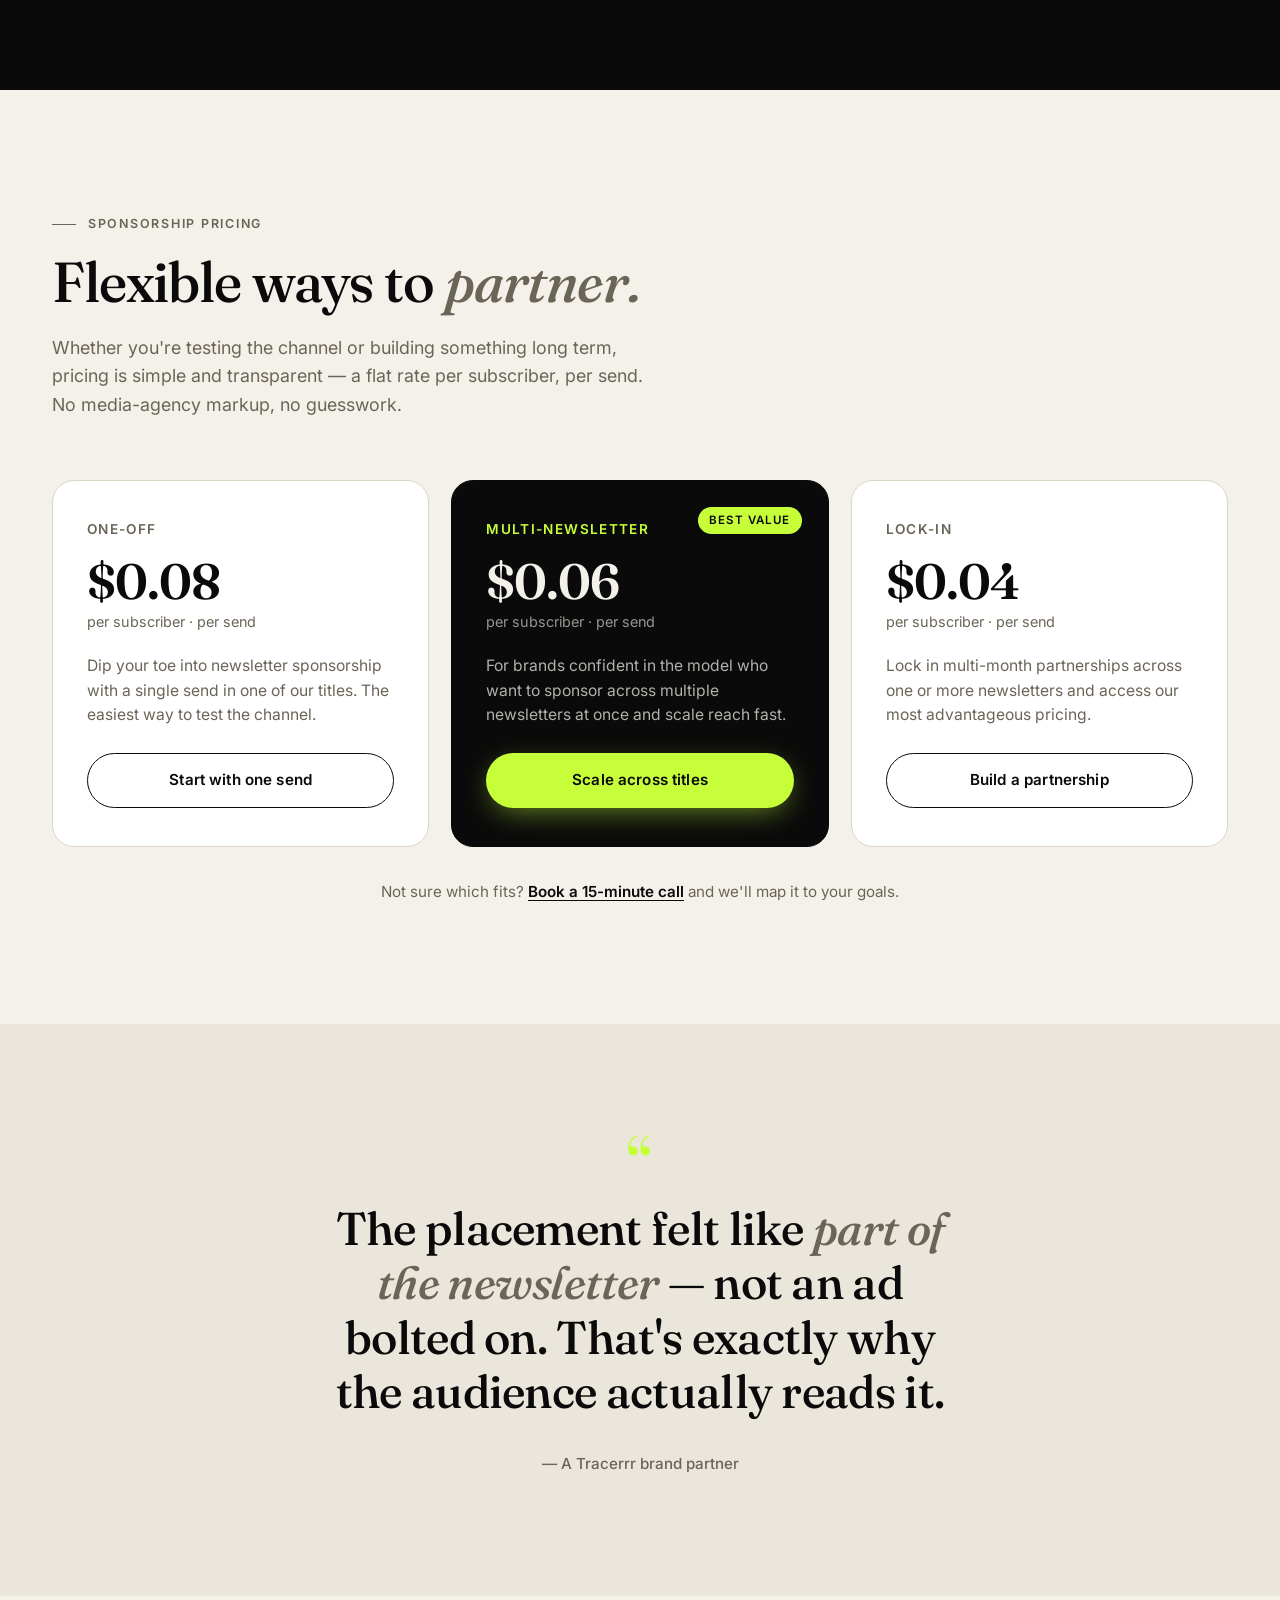
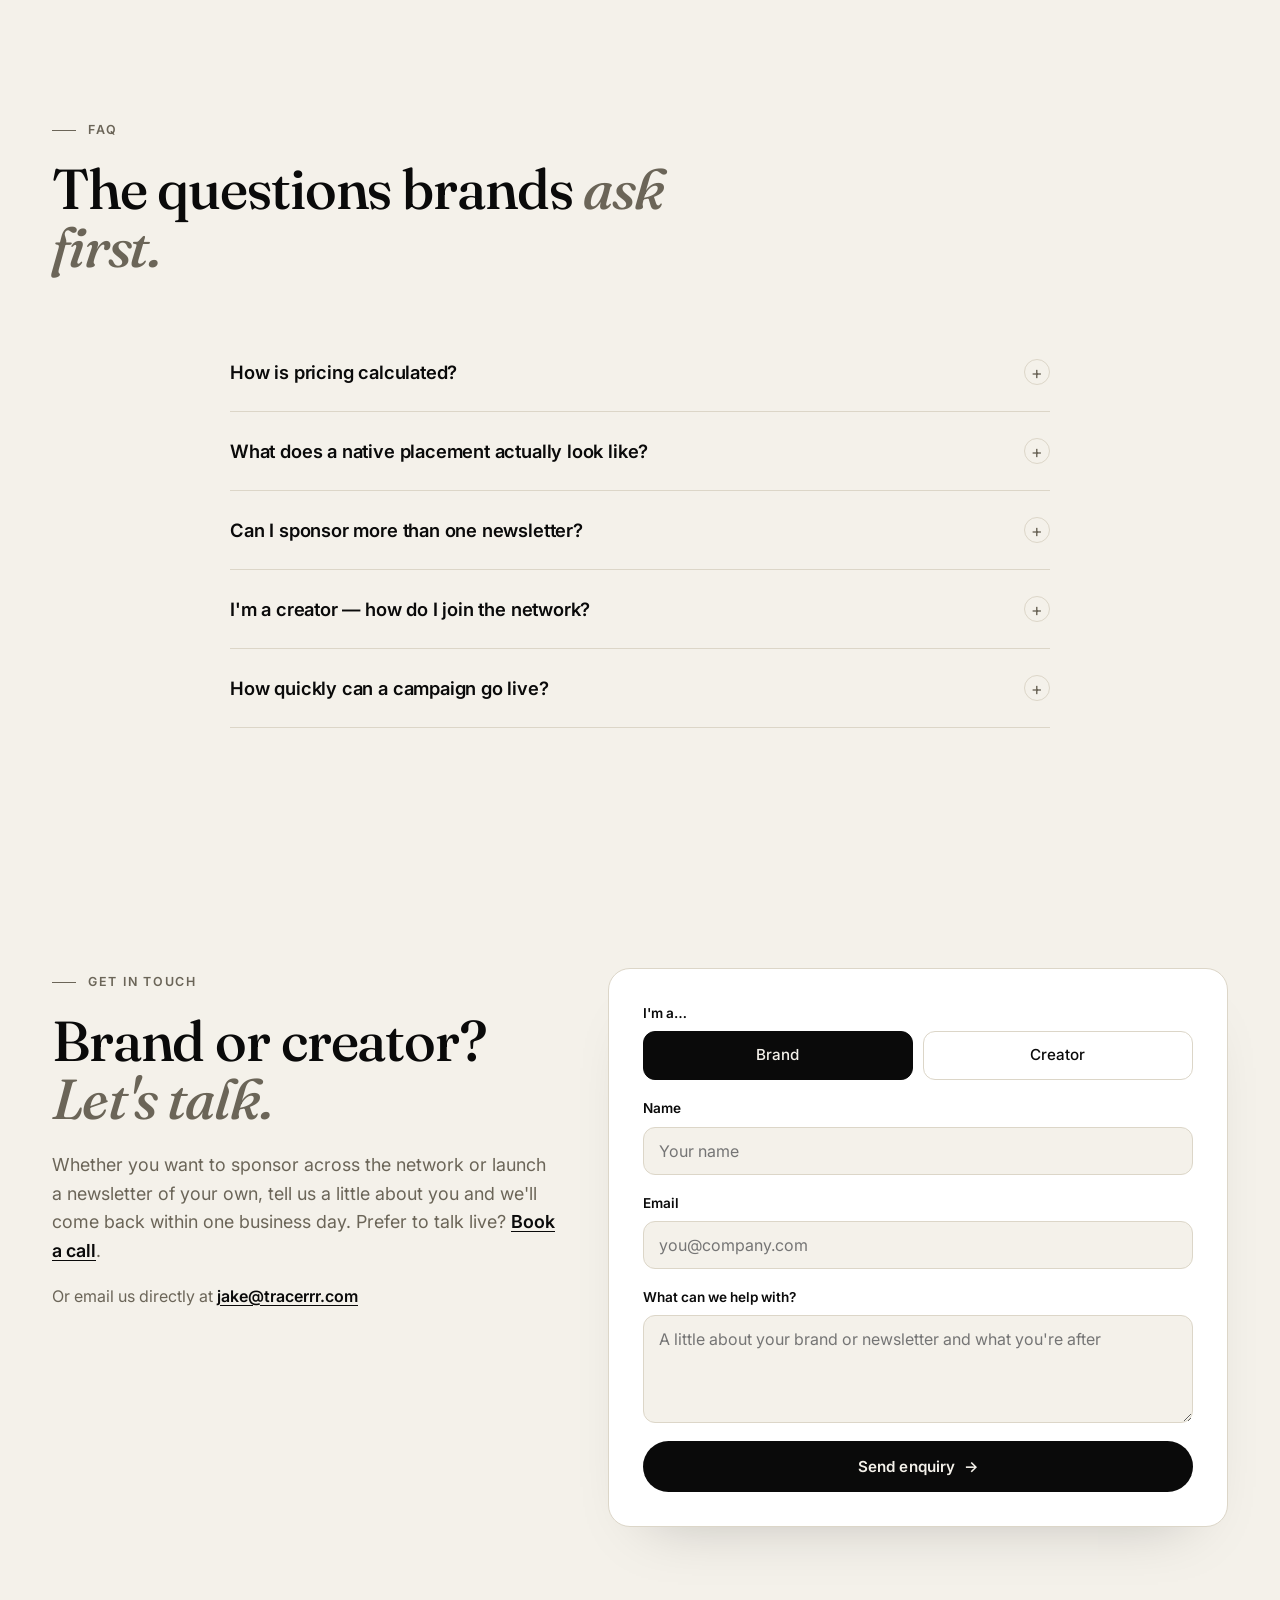
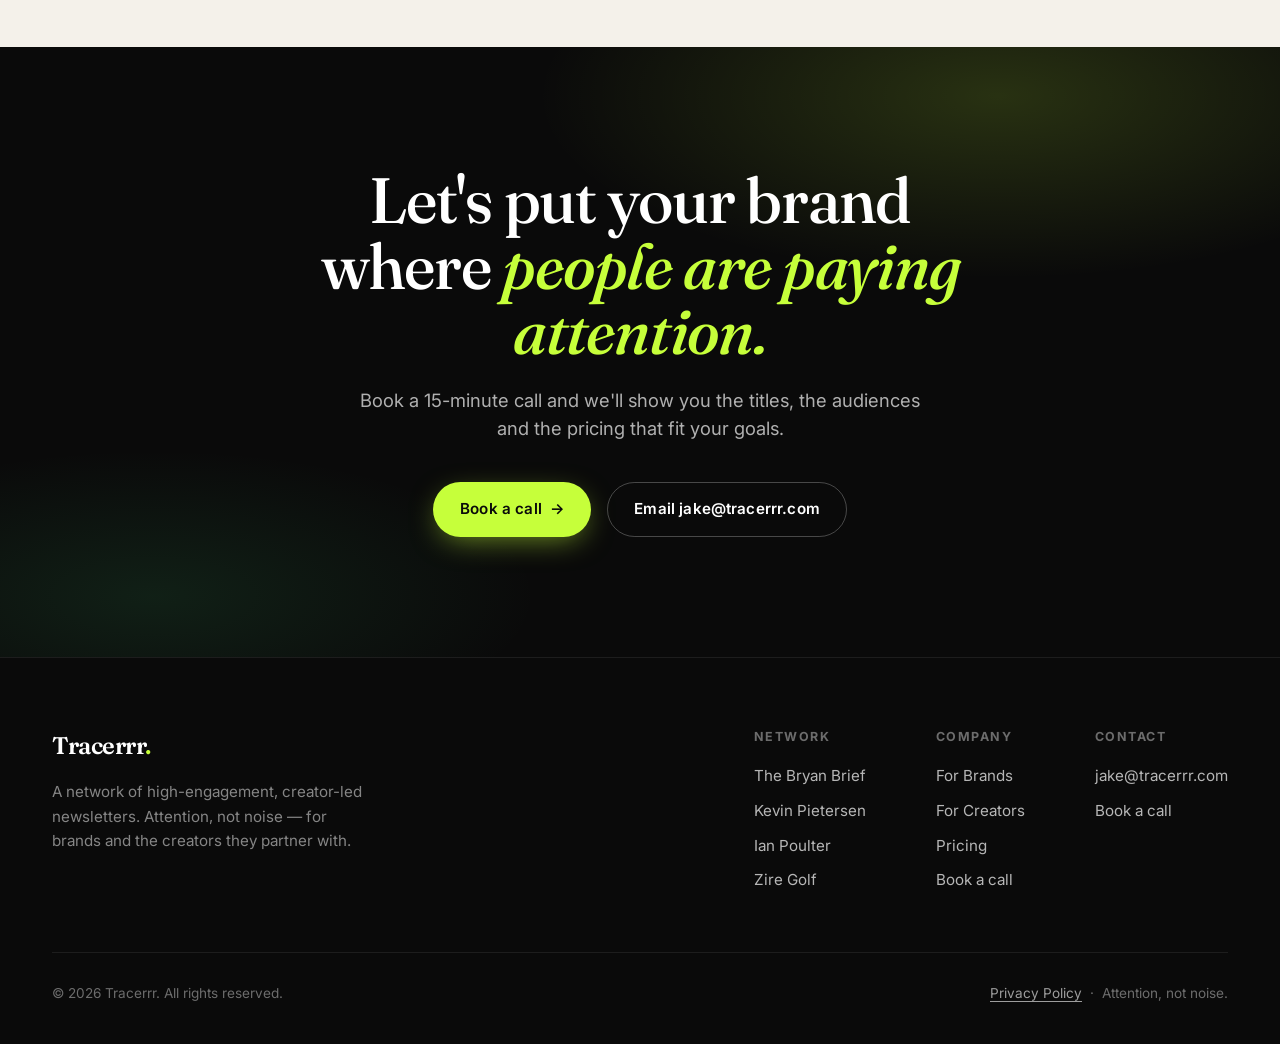
<file: index_1.html>
<!DOCTYPE html>
<html lang="en">
<head>
<meta charset="UTF-8" />
<meta name="viewport" content="width=device-width, initial-scale=1.0" />
<title>Tracerrr — The Creator-Led Newsletter Network Brands Trust</title>
<meta name="description" content="Tracerrr is a network of high-engagement, creator-led newsletters. Reach audiences who choose to read — with clear pricing, native placements, and partnerships handled end to end." />
<meta name="theme-color" content="#0a0a0a" />
<link rel="icon" href="data:image/svg+xml,%3Csvg xmlns='http://www.w3.org/2000/svg' viewBox='0 0 100 100'%3E%3Crect width='100' height='100' rx='22' fill='%230a0a0a'/%3E%3Ctext x='50' y='73' font-family='Georgia,serif' font-size='68' font-weight='700' fill='%23c6ff3a' text-anchor='middle'%3ET%3C/text%3E%3C/svg%3E" />

<!-- Open Graph -->
<meta property="og:title" content="Tracerrr — The Creator-Led Newsletter Network Brands Trust" />
<meta property="og:description" content="A network of high-engagement, creator-led newsletters. Attention, not noise." />
<meta property="og:type" content="website" />
<meta property="og:url" content="https://tracerrr.com" />

<!-- Google Analytics 4 -->
<script async src="https://www.googletagmanager.com/gtag/js?id=G-GDVPER15BT"></script>
<script>
  window.dataLayer = window.dataLayer || [];
  function gtag(){dataLayer.push(arguments);}
  gtag('js', new Date());
  gtag('config', 'G-GDVPER15BT');
</script>

<link rel="preconnect" href="https://fonts.googleapis.com">
<link rel="preconnect" href="https://fonts.gstatic.com" crossorigin>
<link href="https://fonts.googleapis.com/css2?family=Fraunces:ital,opsz,wght@0,9..144,300..900;1,9..144,300..900&family=Inter:wght@400;500;600;700&display=swap" rel="stylesheet">

<style>
:root{
  --bg:#0a0a0a;
  --bg-soft:#111111;
  --ink:#0a0a0a;
  --paper:#f4f1ea;        /* warm editorial paper */
  --paper-2:#eae6dc;
  --line:#dcd6c8;
  --muted:#6b6558;
  --muted-d:#a8a293;
  --accent:#c6ff3a;       /* electric lime — sport energy */
  --accent-2:#4ade80;
  --white:#ffffff;
  --serif:"Fraunces", Georgia, serif;
  --sans:"Inter", system-ui, -apple-system, sans-serif;
  --maxw:1240px;
  --ease:cubic-bezier(.22,1,.36,1);
}
*{margin:0;padding:0;box-sizing:border-box}
html{scroll-behavior:smooth}
body{
  font-family:var(--sans);
  background:var(--paper);
  color:var(--ink);
  -webkit-font-smoothing:antialiased;
  overflow-x:hidden;
  line-height:1.5;
}
a{color:inherit;text-decoration:none}
img{max-width:100%;display:block}
.wrap{max-width:var(--maxw);margin:0 auto;padding:0 32px}
section{position:relative;scroll-margin-top:84px}

/* ---------- Reveal animation ---------- */
.reveal{opacity:0;transform:translateY(28px);transition:opacity .9s var(--ease),transform .9s var(--ease)}
.reveal.in{opacity:1;transform:none}
.reveal.d1{transition-delay:.08s}
.reveal.d2{transition-delay:.16s}
.reveal.d3{transition-delay:.24s}
.reveal.d4{transition-delay:.32s}
@media (prefers-reduced-motion:reduce){.reveal{opacity:1;transform:none;transition:none}}
.no-js .reveal{opacity:1;transform:none}

/* ---------- Buttons ---------- */
.btn{
  display:inline-flex;align-items:center;gap:.55em;
  font-family:var(--sans);font-weight:600;font-size:.95rem;letter-spacing:.01em;
  padding:15px 26px;border-radius:100px;cursor:pointer;border:1px solid transparent;
  transition:transform .3s var(--ease),background .3s var(--ease),color .3s var(--ease),box-shadow .3s var(--ease);
  white-space:nowrap;
}
.btn:hover{transform:translateY(-2px)}
.btn-accent{background:var(--accent);color:#0a0a0a;box-shadow:0 8px 30px -8px rgba(198,255,58,.6)}
.btn-accent:hover{box-shadow:0 14px 40px -10px rgba(198,255,58,.75)}
.btn-dark{background:var(--ink);color:var(--paper)}
.btn-dark:hover{background:#000}
.btn-ghost{background:transparent;border-color:rgba(255,255,255,.25);color:var(--white)}
.btn-ghost:hover{border-color:var(--accent);color:var(--accent)}
.btn-outline{background:transparent;border-color:var(--ink);color:var(--ink)}
.btn-outline:hover{background:var(--ink);color:var(--paper)}
.btn .arr{transition:transform .3s var(--ease)}
.btn:hover .arr{transform:translateX(4px)}

/* ---------- Nav ---------- */
header.nav{position:fixed;top:0;left:0;right:0;z-index:100;transition:all .4s var(--ease)}
.nav-inner{
  max-width:var(--maxw);margin:0 auto;padding:20px 32px;
  display:flex;align-items:center;justify-content:space-between;
}
.nav-scrolled{background:rgba(244,241,234,.82);backdrop-filter:blur(16px);border-bottom:1px solid var(--line)}
.nav-scrolled .nav-inner{padding:14px 32px}
.logo{font-family:var(--serif);font-weight:600;font-size:1.5rem;letter-spacing:-.02em;color:var(--white);transition:color .4s var(--ease)}
.logo .dot{color:var(--accent)}
.nav-scrolled .logo{color:var(--ink)}
.nav-links{display:flex;align-items:center;gap:34px}
.nav-links a.nl{font-size:.9rem;font-weight:500;color:rgba(255,255,255,.75);transition:color .3s}
.nav-scrolled .nav-links a.nl{color:var(--muted)}
.nav-links a.nl:hover{color:var(--accent)}
.nav-scrolled .nav-links a.nl:hover{color:var(--ink)}
.nav-cta{padding:11px 20px;font-size:.88rem}
.nav-scrolled .btn-ghost{border-color:var(--ink);color:var(--ink)}
.nav-scrolled .btn-ghost:hover{background:var(--ink);color:var(--paper)}
.menu-btn{display:none;background:none;border:none;cursor:pointer;flex-direction:column;gap:5px;padding:8px}
.menu-btn span{width:24px;height:2px;background:var(--white);transition:.3s}
.nav-scrolled .menu-btn span{background:var(--ink)}

/* ---------- Hero ---------- */
.hero{background:var(--bg);color:var(--white);padding:180px 0 90px;overflow:hidden;position:relative}
.hero-glow{position:absolute;inset:0;pointer-events:none;
  background:
    radial-gradient(60% 50% at 78% 8%, rgba(198,255,58,.16), transparent 60%),
    radial-gradient(50% 40% at 12% 90%, rgba(74,222,128,.10), transparent 60%);
}
.hero-grain{position:absolute;inset:0;opacity:.05;pointer-events:none;mix-blend-mode:overlay;
  background-image:url("data:image/svg+xml,%3Csvg xmlns='http://www.w3.org/2000/svg' width='140' height='140'%3E%3Cfilter id='n'%3E%3CfeTurbulence type='fractalNoise' baseFrequency='0.9' numOctaves='3'/%3E%3C/filter%3E%3Crect width='100%25' height='100%25' filter='url(%23n)'/%3E%3C/svg%3E");}
.hero-inner{position:relative;z-index:2}
.eyebrow{
  display:inline-flex;align-items:center;gap:9px;font-size:.8rem;font-weight:600;
  letter-spacing:.14em;text-transform:uppercase;color:var(--accent);
  border:1px solid rgba(198,255,58,.3);border-radius:100px;padding:8px 16px;margin-bottom:30px;
}
h1.hero-h{
  font-family:var(--serif);font-weight:500;
  font-size:clamp(3rem,7.2vw,6.6rem);line-height:.98;letter-spacing:-.025em;max-width:16ch;
}
h1.hero-h em{font-style:italic;color:var(--accent)}
.hero-sub{margin-top:30px;font-size:clamp(1.05rem,1.5vw,1.28rem);color:rgba(255,255,255,.7);max-width:52ch;line-height:1.55}
.hero-actions{margin-top:42px;display:flex;gap:16px;flex-wrap:wrap;align-items:center}
.hero-note{font-size:.85rem;color:rgba(255,255,255,.5);display:flex;align-items:center;gap:8px}
.hero-note svg{flex:none}

/* trust marquee */
.trust{border-top:1px solid rgba(255,255,255,.09);margin-top:80px;padding-top:34px;position:relative;z-index:2}
.trust-label{font-size:.75rem;letter-spacing:.16em;text-transform:uppercase;color:rgba(255,255,255,.4);margin-bottom:22px}
.marquee{display:flex;gap:70px;overflow:hidden;-webkit-mask-image:linear-gradient(90deg,transparent,#000 8%,#000 92%,transparent);mask-image:linear-gradient(90deg,transparent,#000 8%,#000 92%,transparent)}
.marquee-track{display:flex;gap:70px;align-items:center;animation:scroll 26s linear infinite;flex:none}
.marquee:hover .marquee-track{animation-play-state:paused}
@keyframes scroll{to{transform:translateX(-50%)}}
.mq-item{font-family:var(--serif);font-size:1.5rem;font-weight:500;color:rgba(255,255,255,.55);white-space:nowrap;font-style:italic}
.mq-dot{color:var(--accent);font-style:normal}

/* ---------- Stats band ---------- */
.stats{background:var(--accent);color:#0a0a0a;padding:70px 0}
.stats-grid{display:grid;grid-template-columns:repeat(4,1fr);gap:20px}
.stat{padding:8px 0}
.stat .num{font-family:var(--serif);font-weight:600;font-size:clamp(2.6rem,4.5vw,4rem);line-height:1;letter-spacing:-.02em}
.stat .lbl{margin-top:10px;font-size:.92rem;font-weight:500;color:rgba(10,10,10,.72);max-width:22ch}
.stat + .stat{border-left:1px solid rgba(10,10,10,.14);padding-left:28px}

/* ---------- Section heading ---------- */
.sec{padding:120px 0}
.sec-tag{display:inline-block;font-size:.78rem;font-weight:600;letter-spacing:.14em;text-transform:uppercase;color:var(--muted);margin-bottom:20px}
.sec-tag::before{content:"";display:inline-block;width:24px;height:1px;background:var(--muted);vertical-align:middle;margin-right:12px}
h2.sec-h{font-family:var(--serif);font-weight:500;font-size:clamp(2.2rem,4.4vw,3.6rem);line-height:1.04;letter-spacing:-.02em;max-width:20ch}
h2.sec-h em{font-style:italic;color:var(--muted)}
.sec-lead{margin-top:22px;font-size:1.12rem;color:var(--muted);max-width:56ch;line-height:1.6}

/* ---------- Audience split ---------- */
.split{display:grid;grid-template-columns:1fr 1fr;gap:24px;margin-top:64px}
.aud-row{display:grid;grid-template-columns:1fr 1fr;gap:48px;align-items:center}
.aud-intro .btn{margin-top:28px}
.aud-row.rev .aud-intro{order:2}
/* toggleable dual advertiser/creator cards */
.duo{display:grid;grid-template-columns:1fr 1fr;gap:24px;margin-top:60px}
.aud-card.theme-dark{background:var(--ink);color:var(--paper);border:1px solid var(--ink);box-shadow:0 30px 60px -30px rgba(0,0,0,.45)}
.aud-card.theme-dark .aud-kicker{color:var(--accent)}
.aud-card.theme-dark p{color:rgba(244,241,234,.72)}
.aud-card.theme-dark .aud-list li{color:rgba(244,241,234,.92)}
.aud-card.theme-dark .aud-list .tick{color:var(--accent)}
.aud-card.theme-dark .aud-cta{background:var(--accent);color:#0a0a0a;box-shadow:0 8px 30px -8px rgba(198,255,58,.55)}
.aud-card.theme-dark .aud-cta:hover{box-shadow:0 14px 40px -10px rgba(198,255,58,.7)}
.aud-card.theme-light{background:var(--white);color:var(--ink);border:1px solid var(--line);box-shadow:none}
.aud-card.theme-light .aud-kicker{color:var(--muted)}
.aud-card.theme-light p{color:var(--muted)}
.aud-card.theme-light .aud-list li{color:var(--ink)}
.aud-card.theme-light .aud-list .tick{color:var(--accent-2)}
.aud-card.theme-light .aud-cta{background:transparent;border:1px solid var(--ink);color:var(--ink)}
.aud-card.theme-light .aud-cta:hover{background:var(--ink);color:var(--paper)}
.aud-cta{margin-top:26px}
.aud-card{border-radius:22px;padding:44px;position:relative;overflow:hidden;transition:transform .5s var(--ease),box-shadow .5s var(--ease),background .5s var(--ease),color .5s var(--ease),border-color .5s var(--ease)}
.aud-card:hover{transform:translateY(-6px)}
.aud-brands{background:var(--ink);color:var(--paper);box-shadow:0 30px 60px -30px rgba(0,0,0,.4)}
.aud-creators{background:var(--white);border:1px solid var(--line);color:var(--ink)}
.aud-kicker{font-size:.8rem;font-weight:600;letter-spacing:.12em;text-transform:uppercase;display:inline-flex;align-items:center;gap:8px}
.aud-brands .aud-kicker{color:var(--accent)}
.aud-creators .aud-kicker{color:var(--muted)}
.aud-card h3{font-family:var(--serif);font-weight:500;font-size:2rem;line-height:1.08;margin:20px 0 16px;letter-spacing:-.01em}
.aud-card p{font-size:1.02rem;line-height:1.6}
.aud-brands p{color:rgba(244,241,234,.72)}
.aud-creators p{color:var(--muted)}
.aud-list{list-style:none;margin:26px 0 32px;display:flex;flex-direction:column;gap:13px}
.aud-list li{display:flex;gap:12px;align-items:flex-start;font-size:.98rem}
.aud-list .tick{flex:none;margin-top:2px;color:var(--accent-2)}
.aud-brands .aud-list li{color:rgba(244,241,234,.9)}
.aud-brands .aud-list .tick{color:var(--accent)}

/* ---------- How it works ---------- */
.steps{display:grid;grid-template-columns:repeat(4,1fr);gap:20px;margin-top:60px;counter-reset:step}
.step{padding:32px 26px;border:1px solid var(--line);border-radius:18px;background:var(--white);position:relative;transition:transform .4s var(--ease),border-color .4s}
.step:hover{transform:translateY(-6px);border-color:var(--ink)}
.step .st-num{font-family:var(--serif);font-size:1.1rem;font-weight:600;color:var(--accent);background:var(--ink);width:44px;height:44px;border-radius:12px;display:flex;align-items:center;justify-content:center;margin-bottom:22px}
.step h4{font-size:1.15rem;font-weight:600;margin-bottom:10px;letter-spacing:-.01em}
.step p{font-size:.95rem;color:var(--muted);line-height:1.55}

/* ---------- Portfolio ---------- */
.portfolio{background:var(--bg);color:var(--white)}
.portfolio .sec-tag{color:var(--muted-d)}
.portfolio .sec-tag::before{background:var(--muted-d)}
.portfolio h2.sec-h em{color:var(--accent)}
.portfolio .sec-lead{color:rgba(255,255,255,.65)}
.pf-grid{display:grid;grid-template-columns:repeat(2,1fr);gap:22px;margin-top:60px}
.pf-card{display:block;color:inherit;border:1px solid rgba(255,255,255,.1);border-radius:20px;padding:34px;background:linear-gradient(180deg,rgba(255,255,255,.03),rgba(255,255,255,0));transition:transform .5s var(--ease),border-color .5s,background .5s;position:relative;overflow:hidden}
.pf-visit{display:inline-flex;align-items:center;gap:8px;margin-top:24px;font-size:.88rem;font-weight:600;color:var(--accent);opacity:.85;transition:opacity .3s var(--ease)}
.pf-card:hover .pf-visit{opacity:1}
.pf-card:hover .pf-visit .arr{transform:translateX(4px)}
.pf-visit .arr{transition:transform .3s var(--ease)}
.pf-card:hover{transform:translateY(-6px);border-color:rgba(198,255,58,.5);background:linear-gradient(180deg,rgba(198,255,58,.06),rgba(255,255,255,0))}
.pf-top{display:flex;justify-content:space-between;align-items:flex-start;margin-bottom:26px}
.pf-sport{font-size:.74rem;font-weight:600;letter-spacing:.12em;text-transform:uppercase;color:#0a0a0a;background:var(--accent);padding:6px 12px;border-radius:100px}
.pf-num{font-family:var(--serif);font-size:1rem;color:rgba(255,255,255,.35)}
.pf-card h3{font-family:var(--serif);font-weight:500;font-size:1.85rem;letter-spacing:-.01em;margin-bottom:12px}
.pf-card p{font-size:.97rem;color:rgba(255,255,255,.6);line-height:1.55;margin-bottom:26px}
.pf-meta{display:flex;gap:28px;border-top:1px solid rgba(255,255,255,.1);padding-top:20px}
.pf-meta .m{display:flex;flex-direction:column}
.pf-meta .m b{font-family:var(--serif);font-size:1.5rem;font-weight:600;color:var(--accent)}
.pf-meta .m span{font-size:.78rem;color:rgba(255,255,255,.5);margin-top:3px}

/* ---------- Pricing ---------- */
.price-grid{display:grid;grid-template-columns:repeat(3,1fr);gap:22px;margin-top:60px}
.price-card{border:1px solid var(--line);border-radius:22px;padding:38px 34px;background:var(--white);transition:transform .45s var(--ease),box-shadow .45s;display:flex;flex-direction:column}
.price-card:hover{transform:translateY(-6px);box-shadow:0 30px 60px -34px rgba(0,0,0,.28)}
.price-card.feat{background:var(--ink);color:var(--paper);border-color:var(--ink);position:relative}
.price-card.feat::after{content:"Best value";position:absolute;top:26px;right:26px;font-size:.72rem;font-weight:600;letter-spacing:.1em;text-transform:uppercase;color:#0a0a0a;background:var(--accent);padding:5px 11px;border-radius:100px}
.price-name{font-size:.85rem;font-weight:600;letter-spacing:.1em;text-transform:uppercase;color:var(--muted)}
.price-card.feat .price-name{color:var(--accent)}
.price-amt{font-family:var(--serif);font-weight:600;font-size:3.1rem;letter-spacing:-.02em;margin:18px 0 4px;line-height:1}
.price-unit{font-size:.9rem;color:var(--muted)}
.price-card.feat .price-unit{color:rgba(244,241,234,.6)}
.price-desc{font-size:.98rem;color:var(--muted);line-height:1.55;margin:22px 0 26px;flex:1}
.price-card.feat .price-desc{color:rgba(244,241,234,.72)}
.price-card .btn{width:100%;justify-content:center}
.price-foot{text-align:center;margin-top:34px;font-size:.95rem;color:var(--muted)}

/* ---------- Enquiry form ---------- */
.enq-grid{display:grid;grid-template-columns:.9fr 1.1fr;gap:48px;align-items:start}
.enq-copy .sec-lead a,.enq-alt a{color:var(--ink);font-weight:600;text-decoration:underline;text-underline-offset:3px}
.enq-alt{margin-top:18px;font-size:1rem;color:var(--muted)}
.enq-form{background:var(--white);border:1px solid var(--line);border-radius:22px;padding:34px;box-shadow:0 30px 60px -40px rgba(0,0,0,.25)}
.fld{margin-bottom:18px;display:flex;flex-direction:column;gap:8px}
.fld > label{font-size:.85rem;font-weight:600;color:var(--ink)}
.fld input,.fld textarea{font-family:var(--sans);font-size:1rem;padding:13px 15px;border:1px solid var(--line);border-radius:12px;background:var(--paper);color:var(--ink);transition:border-color .25s,box-shadow .25s;width:100%}
.fld input:focus,.fld textarea:focus{outline:none;border-color:var(--ink);box-shadow:0 0 0 3px rgba(10,10,10,.06)}
.fld textarea{resize:vertical}
.seg{display:flex;gap:10px}
.seg label{flex:1;display:flex;align-items:center;justify-content:center;gap:8px;border:1px solid var(--line);border-radius:12px;padding:12px;font-weight:500;font-size:.95rem;cursor:pointer;transition:.25s}
.seg input{position:absolute;width:1px;height:1px;opacity:0;pointer-events:none}
.seg label:has(input:checked){border-color:var(--ink);background:var(--ink);color:var(--paper)}
.enq-success{display:none;margin-top:8px;padding:14px 16px;background:rgba(74,222,128,.14);border:1px solid rgba(74,222,128,.5);border-radius:12px;color:#166534;font-size:.95rem;font-weight:500}

/* ---------- Testimonial ---------- */
.quote-sec{background:var(--paper-2)}
.quote-big{font-family:var(--serif);font-weight:500;font-size:clamp(1.8rem,3.6vw,3rem);line-height:1.18;letter-spacing:-.015em;max-width:22ch;margin:0 auto;text-align:center}
.quote-big em{font-style:italic;color:var(--muted)}
.quote-mark{font-family:var(--serif);font-size:5rem;color:var(--accent);line-height:.6;text-align:center;display:block;margin-bottom:10px}
.quote-by{text-align:center;margin-top:34px;font-size:.95rem;color:var(--muted);font-weight:500}

/* ---------- FAQ ---------- */
.faq-wrap{max-width:820px;margin:56px auto 0}
.faq{border-bottom:1px solid var(--line)}
.faq button{width:100%;background:none;border:none;cursor:pointer;text-align:left;padding:26px 0;display:flex;justify-content:space-between;align-items:center;gap:20px;font-family:var(--sans)}
.faq button h4{font-size:1.15rem;font-weight:600;letter-spacing:-.01em;color:var(--ink)}
.faq .ic{flex:none;width:26px;height:26px;border-radius:50%;border:1px solid var(--line);display:flex;align-items:center;justify-content:center;transition:.35s var(--ease);font-size:1.1rem;color:var(--muted)}
.faq.open .ic{background:var(--ink);color:var(--accent);border-color:var(--ink);transform:rotate(45deg)}
.faq .ans{max-height:0;overflow:hidden;transition:max-height .45s var(--ease)}
.faq .ans p{padding:0 0 26px;font-size:1rem;color:var(--muted);line-height:1.6;max-width:64ch}

/* ---------- CTA ---------- */
.cta{background:var(--bg);color:var(--white);text-align:center;overflow:hidden}
.cta-inner{position:relative;z-index:2}
.cta h2{font-family:var(--serif);font-weight:500;font-size:clamp(2.4rem,5vw,4.2rem);line-height:1.02;letter-spacing:-.02em;max-width:16ch;margin:0 auto}
.cta h2 em{font-style:italic;color:var(--accent)}
.cta p{margin:24px auto 40px;font-size:1.15rem;color:rgba(255,255,255,.68);max-width:48ch}
.cta-actions{display:flex;gap:16px;justify-content:center;flex-wrap:wrap}

/* ---------- Footer ---------- */
footer{background:var(--bg);color:rgba(255,255,255,.6);padding:70px 0 40px;border-top:1px solid rgba(255,255,255,.08)}
.foot-top{display:flex;justify-content:space-between;gap:40px;flex-wrap:wrap;padding-bottom:48px;border-bottom:1px solid rgba(255,255,255,.08)}
.foot-brand{max-width:320px}
.foot-brand .logo{color:var(--white)}
.foot-brand p{margin-top:16px;font-size:.95rem;line-height:1.6;color:rgba(255,255,255,.5)}
.foot-cols{display:flex;gap:70px;flex-wrap:wrap}
.foot-col h5{font-size:.78rem;letter-spacing:.12em;text-transform:uppercase;color:rgba(255,255,255,.4);margin-bottom:18px}
.foot-col a{display:block;font-size:.95rem;margin-bottom:12px;color:rgba(255,255,255,.7);transition:color .3s}
.foot-col a:hover{color:var(--accent)}
.foot-bottom{display:flex;justify-content:space-between;gap:20px;flex-wrap:wrap;padding-top:30px;font-size:.85rem;color:rgba(255,255,255,.4)}

/* ---------- Responsive ---------- */
@media (max-width:960px){
  .stats-grid{grid-template-columns:repeat(2,1fr);gap:36px 20px}
  .stat + .stat{border-left:none;padding-left:0}
  .steps{grid-template-columns:repeat(2,1fr)}
  .pf-grid{grid-template-columns:1fr}
}
@media (max-width:760px){
  .wrap{padding:0 22px}
  .nav-links{display:none}
  .menu-btn{display:flex}
  .nav-links.open{display:flex;position:absolute;top:100%;left:0;right:0;flex-direction:column;background:var(--paper);padding:24px 22px;gap:20px;border-bottom:1px solid var(--line);align-items:flex-start}
  .nav-links.open a.nl{color:var(--ink)}
  .hero{padding:140px 0 70px}
  .split{grid-template-columns:1fr}
  .price-grid{grid-template-columns:1fr}
  .sec{padding:84px 0}
  .aud-card{padding:32px}
  .enq-grid{grid-template-columns:1fr;gap:28px}
  .aud-row{grid-template-columns:1fr;gap:32px}
  .aud-row.rev .aud-intro{order:0}
  .duo{grid-template-columns:1fr}
  .foot-top{flex-direction:column}
}
</style>
</head>
<body class="no-js">
<script>document.body.classList.remove('no-js');</script>

<!-- ============ NAV ============ -->
<header class="nav" id="nav">
  <div class="nav-inner">
    <a href="#top" class="logo">Tracerrr<span class="dot">.</span></a>
    <nav class="nav-links" id="navLinks">
      <a class="nl" href="#brands">For Brands</a>
      <a class="nl" href="#creators">For Creators</a>
      <a class="nl" href="#network">The Network</a>
      <a class="nl" href="#pricing">Pricing</a>
      <a class="nl btn btn-ghost nav-cta" href="#book">Book a call</a>
    </nav>
    <button class="menu-btn" id="menuBtn" aria-label="Menu"><span></span><span></span><span></span></button>
  </div>
</header>

<!-- ============ HERO ============ -->
<section class="hero" id="top">
  <div class="hero-glow"></div>
  <div class="hero-grain"></div>
  <div class="wrap hero-inner">
    <span class="eyebrow reveal">A creator-led network of newsletters</span>
    <h1 class="hero-h reveal d1">Attention,<br><em>not noise.</em></h1>
    <p class="hero-sub reveal d2">Tracerrr designs, writes and commercialises a network of high-engagement, creator-led newsletters in golf, cricket and beyond — audiences who <strong style="color:#fff">choose to read</strong>. We build and run every title, end to end.</p>
    <div class="hero-actions reveal d3">
      <a href="#book" class="btn btn-accent">Book a call <span class="arr">→</span></a>
      <a href="#network" class="btn btn-ghost">See the network</a>
      <span class="hero-note">
        <svg width="16" height="16" viewBox="0 0 24 24" fill="none" stroke="#c6ff3a" stroke-width="2"><path d="M20 6 9 17l-5-5"/></svg>
        Clear pricing. No guesswork.
      </span>
    </div>

    <div class="trust reveal d4">
      <div class="trust-label">Operating newsletters for</div>
      <div class="marquee">
        <div class="marquee-track">
          <span class="mq-item">The Bryan Bros</span><span class="mq-dot">●</span>
          <span class="mq-item">Kevin Pietersen</span><span class="mq-dot">●</span>
          <span class="mq-item">Ian Poulter</span><span class="mq-dot">●</span>
          <span class="mq-item">Zire Golf</span><span class="mq-dot">●</span>
          <span class="mq-item">The Bryan Bros</span><span class="mq-dot">●</span>
          <span class="mq-item">Kevin Pietersen</span><span class="mq-dot">●</span>
          <span class="mq-item">Ian Poulter</span><span class="mq-dot">●</span>
          <span class="mq-item">Zire Golf</span><span class="mq-dot">●</span>
        </div>
      </div>
    </div>
  </div>
</section>

<!-- ============ STATS ============ -->
<section class="stats">
  <div class="wrap">
    <div class="stats-grid">
      <div class="stat reveal"><div class="num" data-count="60" data-suffix="%+">60%+</div><div class="lbl">Average open rate across the network — around double the industry norm</div></div>
      <div class="stat reveal d1"><div class="num" data-count="5" data-suffix="%+">5%+</div><div class="lbl">Average click rate — our readers act, they don't just open</div></div>
      <div class="stat reveal d2"><div class="num" data-count="500" data-suffix="K+">500K+</div><div class="lbl">Engaged subscribers under management across the network</div></div>
      <div class="stat reveal d3"><div class="num" data-count="15" data-suffix="%">15%</div><div class="lbl">Audience growth, every single month</div></div>
    </div>
  </div>
</section>

<!-- ============ FOR BRANDS / CREATORS (toggleable split) ============ -->
<section class="sec" id="brands">
  <div class="wrap">
    <span class="sec-tag reveal">For brands &amp; creators</span>
    <h2 class="sec-h reveal d1">One engine. <em>Two sides.</em></h2>
    <p class="sec-lead reveal d2">We design, write and commercialise every newsletter in the network — so brands reach audiences that genuinely trust us, and creators get a title built and run end to end.</p>

    <div class="duo reveal d1" id="creators">
      <div class="aud-card adv theme-dark">
        <span class="aud-kicker">◆ The advertiser side</span>
        <h3>Sponsorships that feel native, not bolted on.</h3>
        <p>Whether you're testing a single title or scaling across the network, we find the right fit and handle everything — briefing, placement, scheduling and reporting — so you run campaigns with confidence and clarity.</p>
        <ul class="aud-list">
          <li><span class="tick">✓</span> Highly engaged, self-selected audiences</li>
          <li><span class="tick">✓</span> Native placements written in the newsletter's own voice</li>
          <li><span class="tick">✓</span> Transparent per-subscriber pricing — know your cost up front</li>
          <li><span class="tick">✓</span> One partner, one invoice, across every title</li>
        </ul>
        <a href="#pricing" class="btn aud-cta">View sponsorship options <span class="arr">→</span></a>
      </div>
      <div class="aud-card cre theme-light">
        <span class="aud-kicker">◆ The creator side</span>
        <h3>We build the newsletter. You front it.</h3>
        <p>We design, write, grow and commercialise a newsletter around your name or brand — the full operation, end to end — so you get a real audience and a real revenue line without running it yourself.</p>
        <ul class="aud-list">
          <li><span class="tick">✓</span> A newsletter designed, written and run for you</li>
          <li><span class="tick">✓</span> We build the audience and the growth engine</li>
          <li><span class="tick">✓</span> We source and manage every brand partnership</li>
          <li><span class="tick">✓</span> New revenue without sacrificing reader trust</li>
        </ul>
        <a href="#book" class="btn aud-cta">Partner with us <span class="arr">→</span></a>
      </div>
    </div>
  </div>
</section>

<!-- ============ HOW IT WORKS ============ -->
<section class="sec" style="padding-top:0" id="how">
  <div class="wrap">
    <span class="sec-tag reveal">How it works</span>
    <h2 class="sec-h reveal d1">From brief to <em>live send</em> — handled end to end.</h2>
    <div class="steps">
      <div class="step reveal"><div class="st-num">1</div><h4>Tell us your goal</h4><p>Book a call and share your product, audience and what a win looks like. No jargon, no long forms.</p></div>
      <div class="step reveal d1"><div class="st-num">2</div><h4>We match the fit</h4><p>We recommend the titles whose audiences align with your brand — one newsletter or the whole network.</p></div>
      <div class="step reveal d2"><div class="st-num">3</div><h4>Native placement</h4><p>Creators write the placement in their own voice, so it lands as content readers already trust.</p></div>
      <div class="step reveal d3"><div class="st-num">4</div><h4>Send &amp; report</h4><p>Your sponsorship goes live and you get clear reporting — so scaling the next round is easy.</p></div>
    </div>
  </div>
</section>

<!-- ============ NETWORK / PORTFOLIO ============ -->
<section class="sec portfolio" id="network">
  <div class="wrap">
    <span class="sec-tag reveal">The Network</span>
    <h2 class="sec-h reveal d1">Creator-led titles with <em>audiences that trust them.</em></h2>
    <p class="sec-lead reveal d2">Every partnership is live, intentional and approved. These are the newsletters people open first thing — built around consistency, personality and a real editorial voice.</p>

    <div class="pf-grid">
      <a class="pf-card reveal" href="https://thebryanbrief.com/" target="_blank" rel="noopener">
        <div class="pf-top"><span class="pf-sport">Golf</span><span class="pf-num">01</span></div>
        <h3>The Bryan Brief</h3>
        <p>A creator-led newsletter built around a highly engaged golf audience — consistent publishing, a strong editorial voice, and native placements brands can trust.</p>
        <div class="pf-meta"><div class="m"><b>Golf</b><span>Category</span></div><div class="m"><b>Weekly</b><span>Cadence</span></div><div class="m"><b>Native</b><span>Placement</span></div></div>
        <span class="pf-visit">Visit the newsletter <span class="arr">→</span></span>
      </a>
      <a class="pf-card reveal d1" href="https://theswitchnewsletter.com/" target="_blank" rel="noopener">
        <div class="pf-top"><span class="pf-sport">Cricket</span><span class="pf-num">02</span></div>
        <h3>Kevin Pietersen</h3>
        <p>A creator-led cricket newsletter with a devoted, opinionated readership. Sharp editorial and a marquee voice make for placements readers actually remember.</p>
        <div class="pf-meta"><div class="m"><b>Cricket</b><span>Category</span></div><div class="m"><b>Weekly</b><span>Cadence</span></div><div class="m"><b>Native</b><span>Placement</span></div></div>
        <span class="pf-visit">Visit the newsletter <span class="arr">→</span></span>
      </a>
      <a class="pf-card reveal" href="#enquire">
        <div class="pf-top"><span class="pf-sport">Golf</span><span class="pf-num">03</span></div>
        <h3>Ian Poulter</h3>
        <p>A marquee name in golf writing directly to fans. A trusted, high-recall environment for brands who want to be part of the conversation, not interrupt it.</p>
        <div class="pf-meta"><div class="m"><b>Golf</b><span>Category</span></div><div class="m"><b>Weekly</b><span>Cadence</span></div><div class="m"><b>Native</b><span>Placement</span></div></div>
        <span class="pf-visit">Enquire about this title <span class="arr">→</span></span>
      </a>
      <a class="pf-card reveal d1" href="https://ziregolfnews.com/" target="_blank" rel="noopener">
        <div class="pf-top"><span class="pf-sport">Golf</span><span class="pf-num">04</span></div>
        <h3>Zire Golf</h3>
        <p>Golf content built for readers who play and follow the game closely — a reliable, engaged audience that shows up edition after edition.</p>
        <div class="pf-meta"><div class="m"><b>Golf</b><span>Category</span></div><div class="m"><b>Weekly</b><span>Cadence</span></div><div class="m"><b>Native</b><span>Placement</span></div></div>
        <span class="pf-visit">Visit the newsletter <span class="arr">→</span></span>
      </a>
      <a class="pf-card reveal" href="#enquire">
        <div class="pf-top"><span class="pf-sport">Golf</span><span class="pf-num">05</span></div>
        <h3>Jobs in Golf</h3>
        <p>The go-to newsletter for people building a career in golf — a large, highly engaged audience of industry professionals and job-seekers who open every edition.</p>
        <div class="pf-meta"><div class="m"><b>185K</b><span>Subscribers</span></div><div class="m"><b>Golf</b><span>Category</span></div><div class="m"><b>Native</b><span>Placement</span></div></div>
        <span class="pf-visit">Enquire about this title <span class="arr">→</span></span>
      </a>
    </div>
    <div style="margin-top:44px" class="reveal">
      <a href="#book" class="btn btn-accent">Want your brand in these? Book a call <span class="arr">→</span></a>
    </div>
  </div>
</section>

<!-- ============ PRICING ============ -->
<section class="sec" id="pricing">
  <div class="wrap">
    <span class="sec-tag reveal">Sponsorship pricing</span>
    <h2 class="sec-h reveal d1">Flexible ways to <em>partner.</em></h2>
    <p class="sec-lead reveal d2">Whether you're testing the channel or building something long term, pricing is simple and transparent — a flat rate per subscriber, per send. No media-agency markup, no guesswork.</p>

    <div class="price-grid">
      <div class="price-card reveal">
        <div class="price-name">One-off</div>
        <div class="price-amt">$0.08</div>
        <div class="price-unit">per subscriber · per send</div>
        <p class="price-desc">Dip your toe into newsletter sponsorship with a single send in one of our titles. The easiest way to test the channel.</p>
        <a href="#book" class="btn btn-outline">Start with one send</a>
      </div>
      <div class="price-card feat reveal d1">
        <div class="price-name">Multi-newsletter</div>
        <div class="price-amt">$0.06</div>
        <div class="price-unit">per subscriber · per send</div>
        <p class="price-desc">For brands confident in the model who want to sponsor across multiple newsletters at once and scale reach fast.</p>
        <a href="#book" class="btn btn-accent">Scale across titles</a>
      </div>
      <div class="price-card reveal d2">
        <div class="price-name">Lock-in</div>
        <div class="price-amt">$0.04</div>
        <div class="price-unit">per subscriber · per send</div>
        <p class="price-desc">Lock in multi-month partnerships across one or more newsletters and access our most advantageous pricing.</p>
        <a href="#book" class="btn btn-outline">Build a partnership</a>
      </div>
    </div>
    <p class="price-foot reveal">Not sure which fits? <a href="#book" style="color:var(--ink);font-weight:600;text-decoration:underline;text-underline-offset:3px">Book a 15-minute call</a> and we'll map it to your goals.</p>
  </div>
</section>

<!-- ============ TESTIMONIAL ============ -->
<section class="sec quote-sec">
  <div class="wrap">
    <span class="quote-mark reveal">“</span>
    <blockquote class="quote-big reveal d1">The placement felt like <em>part of the newsletter</em> — not an ad bolted on. That's exactly why the audience actually reads it.</blockquote>
    <div class="quote-by reveal d2">— A Tracerrr brand partner</div>
  </div>
</section>

<!-- ============ FAQ ============ -->
<section class="sec" id="faq">
  <div class="wrap">
    <span class="sec-tag reveal">FAQ</span>
    <h2 class="sec-h reveal d1">The questions brands <em>ask first.</em></h2>
    <div class="faq-wrap">
      <div class="faq reveal">
        <button><h4>How is pricing calculated?</h4><span class="ic">+</span></button>
        <div class="ans"><p>Simple: a flat rate per subscriber, per send. One-off sends are $0.08, multi-newsletter campaigns are $0.06, and multi-month lock-in partnerships are $0.04 — so you always know your cost before you commit.</p></div>
      </div>
      <div class="faq reveal">
        <button><h4>What does a native placement actually look like?</h4><span class="ic">+</span></button>
        <div class="ans"><p>The creator writes your placement in their own voice, integrated into the flow of the newsletter. It reads as content the audience already trusts — which is exactly why recall and engagement are so much higher than display advertising.</p></div>
      </div>
      <div class="faq reveal">
        <button><h4>Can I sponsor more than one newsletter?</h4><span class="ic">+</span></button>
        <div class="ans"><p>Absolutely. Many brands run across several titles at once. We handle the coordination, scheduling and reporting across the whole network — one partner, one invoice.</p></div>
      </div>
      <div class="faq reveal">
        <button><h4>I'm a creator — how do I join the network?</h4><span class="ic">+</span></button>
        <div class="ans"><p>We work alongside creators on structure, distribution and brand partnerships while you keep full creative control and ownership of your audience. Book a call and we'll walk you through how it works.</p></div>
      </div>
      <div class="faq reveal">
        <button><h4>How quickly can a campaign go live?</h4><span class="ic">+</span></button>
        <div class="ans"><p>Once we've agreed the fit, placements are typically scheduled into upcoming sends within days. Book a call and we'll give you real dates for the titles you're interested in.</p></div>
      </div>
    </div>
  </div>
</section>

<!-- ============ ENQUIRY ============ -->
<section class="sec" id="enquire">
  <div class="wrap">
    <div class="enq-grid">
      <div class="enq-copy">
        <span class="sec-tag reveal">Get in touch</span>
        <h2 class="sec-h reveal d1">Brand or creator? <em>Let's talk.</em></h2>
        <p class="sec-lead reveal d2">Whether you want to sponsor across the network or launch a newsletter of your own, tell us a little about you and we'll come back within one business day. Prefer to talk live? <a href="#book">Book a call</a>.</p>
        <p class="enq-alt reveal d3">Or email us directly at <a href="mailto:jake@tracerrr.com">jake@tracerrr.com</a></p>
      </div>
      <form class="enq-form reveal d1" name="enquiry" method="POST" data-netlify="true" netlify-honeypot="bot-field" id="enquiryForm">
        <input type="hidden" name="form-name" value="enquiry" />
        <p style="display:none"><label>Don't fill this out if you're human: <input name="bot-field" /></label></p>
        <div class="fld">
          <label>I'm a…</label>
          <div class="seg">
            <label><input type="radio" name="i-am-a" value="Brand" checked> Brand</label>
            <label><input type="radio" name="i-am-a" value="Creator"> Creator</label>
          </div>
        </div>
        <div class="fld"><label for="nm">Name</label><input id="nm" name="name" required placeholder="Your name"></div>
        <div class="fld"><label for="em">Email</label><input id="em" type="email" name="email" required placeholder="you@company.com"></div>
        <div class="fld"><label for="msg">What can we help with?</label><textarea id="msg" name="message" rows="4" placeholder="A little about your brand or newsletter and what you're after"></textarea></div>
        <button type="submit" class="btn btn-dark" style="width:100%;justify-content:center">Send enquiry <span class="arr">→</span></button>
        <p class="enq-success" id="enqSuccess">Thanks — that's landed. We'll be in touch within one business day.</p>
      </form>
    </div>
  </div>
</section>

<!-- ============ CTA ============ -->
<section class="sec cta" id="book">
  <div class="hero-glow"></div>
  <div class="wrap cta-inner">
    <h2 class="reveal">Let's put your brand where <em>people are paying attention.</em></h2>
    <p class="reveal d1">Book a 15-minute call and we'll show you the titles, the audiences and the pricing that fit your goals.</p>
    <div class="cta-actions reveal d2">
      <a href="#" class="btn btn-accent" id="bookBtn">Book a call <span class="arr">→</span></a>
      <a href="mailto:jake@tracerrr.com?subject=I'm%20interested%20in%20sponsoring%20a%20newsletter" class="btn btn-ghost">Email jake@tracerrr.com</a>
    </div>
  </div>
</section>

<!-- ============ FOOTER ============ -->
<footer>
  <div class="wrap">
    <div class="foot-top">
      <div class="foot-brand">
        <a href="#top" class="logo">Tracerrr<span class="dot">.</span></a>
        <p>A network of high-engagement, creator-led newsletters. Attention, not noise — for brands and the creators they partner with.</p>
      </div>
      <div class="foot-cols">
        <div class="foot-col">
          <h5>Network</h5>
          <a href="#network">The Bryan Brief</a>
          <a href="#network">Kevin Pietersen</a>
          <a href="#network">Ian Poulter</a>
          <a href="#network">Zire Golf</a>
        </div>
        <div class="foot-col">
          <h5>Company</h5>
          <a href="#brands">For Brands</a>
          <a href="#creators">For Creators</a>
          <a href="#pricing">Pricing</a>
          <a href="#book">Book a call</a>
        </div>
        <div class="foot-col">
          <h5>Contact</h5>
          <a href="mailto:jake@tracerrr.com">jake@tracerrr.com</a>
          <a href="#book">Book a call</a>
        </div>
      </div>
    </div>
    <div class="foot-bottom">
      <span>© <span id="yr"></span> Tracerrr. All rights reserved.</span>
      <span><a href="/privacy.html" style="color:rgba(255,255,255,.6);text-decoration:underline;text-underline-offset:3px">Privacy Policy</a> &nbsp;·&nbsp; Attention, not noise.</span>
    </div>
  </div>
</footer>

<script>
/* ============================================================
   👉 PASTE YOUR BOOKING LINK HERE (Calendly / SavvyCal / etc.)
   Leave it as "" to fall back to opening an email to you.
   ============================================================ */
const BOOKING_URL = "https://calendly.com/jake-tracerrr/30min";

const mailtoBook = "mailto:jake@tracerrr.com?subject=I'd%20like%20to%20book%20a%20call%20about%20newsletter%20sponsorship";
document.getElementById('bookBtn').setAttribute('href', BOOKING_URL || mailtoBook);
if(BOOKING_URL){ document.getElementById('bookBtn').setAttribute('target','_blank'); }

// GA4 conversion event: track click-throughs to book a call (Calendly or email)
document.addEventListener('click', function(e){
  const a = e.target.closest('a');
  if(!a || !window.gtag) return;
  const href = a.getAttribute('href') || '';
  if(/calendly\.com/.test(href) || /subject=.*book/i.test(href)){
    gtag('event','book_call_click', {location: a.id || 'cta'});
  }
});

// year
document.getElementById('yr').textContent = new Date().getFullYear();

// Dual advertiser/creator cards — the highlighted (dark) side follows the nav
(function(){
  const duo = document.getElementById('creators');
  if(!duo) return;
  const adv = duo.querySelector('.adv'), cre = duo.querySelector('.cre');
  function highlight(side){
    const creatorsOn = side === 'creators';
    adv.classList.toggle('theme-dark', !creatorsOn); adv.classList.toggle('theme-light', creatorsOn);
    cre.classList.toggle('theme-dark', creatorsOn);  cre.classList.toggle('theme-light', !creatorsOn);
  }
  function handler(side){ return function(e){ e.preventDefault(); highlight(side); document.getElementById('brands').scrollIntoView({behavior:'smooth'}); }; }
  document.querySelectorAll('a[href="#creators"]').forEach(a => a.addEventListener('click', handler('creators')));
  document.querySelectorAll('a[href="#brands"]').forEach(a => a.addEventListener('click', handler('brands')));
})();

// nav scroll state
const nav = document.getElementById('nav');
const onScroll = () => { nav.classList.toggle('nav-scrolled', window.scrollY > 40); };
window.addEventListener('scroll', onScroll, {passive:true}); onScroll();

// mobile menu
const menuBtn = document.getElementById('menuBtn');
const navLinks = document.getElementById('navLinks');
menuBtn.addEventListener('click', () => navLinks.classList.toggle('open'));
navLinks.querySelectorAll('a').forEach(a => a.addEventListener('click', () => navLinks.classList.remove('open')));

// reveal on scroll
const io = new IntersectionObserver((entries) => {
  entries.forEach(e => { if(e.isIntersecting){ e.target.classList.add('in'); io.unobserve(e.target); } });
}, {threshold:0.14, rootMargin:'0px 0px -8% 0px'});
document.querySelectorAll('.reveal').forEach(el => io.observe(el));

// animated counters
const counters = document.querySelectorAll('[data-count]');
const cio = new IntersectionObserver((entries) => {
  entries.forEach(e => {
    if(!e.isIntersecting) return;
    const el = e.target;
    // special-case the "$0.04" tile
    if(el.dataset.raw){ el.textContent = (el.dataset.prefix||'') + el.dataset.raw + (el.dataset.suffix||''); cio.unobserve(el); return; }
    const target = +el.dataset.count, pre = el.dataset.prefix||'', suf = el.dataset.suffix||'';
    let start = 0; const dur = 1400, t0 = performance.now();
    const tick = (now) => {
      const p = Math.min((now - t0)/dur, 1);
      const val = Math.floor((1-Math.pow(1-p,3)) * target);
      el.textContent = pre + val + suf;
      if(p < 1) requestAnimationFrame(tick); else el.textContent = pre + target + suf;
    };
    requestAnimationFrame(tick); cio.unobserve(el);
  });
}, {threshold:0.5});
counters.forEach(c => cio.observe(c));

// FAQ accordion
document.querySelectorAll('.faq button').forEach(btn => {
  btn.addEventListener('click', () => {
    const item = btn.parentElement;
    const ans = item.querySelector('.ans');
    const open = item.classList.contains('open');
    document.querySelectorAll('.faq').forEach(f => { f.classList.remove('open'); f.querySelector('.ans').style.maxHeight = null; });
    if(!open){ item.classList.add('open'); ans.style.maxHeight = ans.scrollHeight + 'px'; }
  });
});

// enquiry form — submit to Netlify via AJAX, stay on page
const ef = document.getElementById('enquiryForm');
if(ef){
  ef.addEventListener('submit', async (e) => {
    e.preventDefault();
    const btn = ef.querySelector('button[type=submit]');
    const data = new URLSearchParams(new FormData(ef)).toString();
    btn.textContent = 'Sending…';
    try{
      const r = await fetch('/', {method:'POST', headers:{'Content-Type':'application/x-www-form-urlencoded'}, body:data});
      if(!r.ok) throw new Error('bad status');
      ef.querySelectorAll('.fld, button[type=submit]').forEach(el => el.style.display='none');
      document.getElementById('enqSuccess').style.display='block';
      if(window.gtag){ gtag('event','generate_lead',{form_name:'enquiry', persona:(ef.querySelector('input[name="i-am-a"]:checked')||{}).value||''}); }
    }catch(err){
      // fall back to a normal (non-AJAX) submit so nothing is ever lost
      ef.removeAttribute('id'); ef.submit();
    }
  });
}
</script>
</body>
</html>
</file>
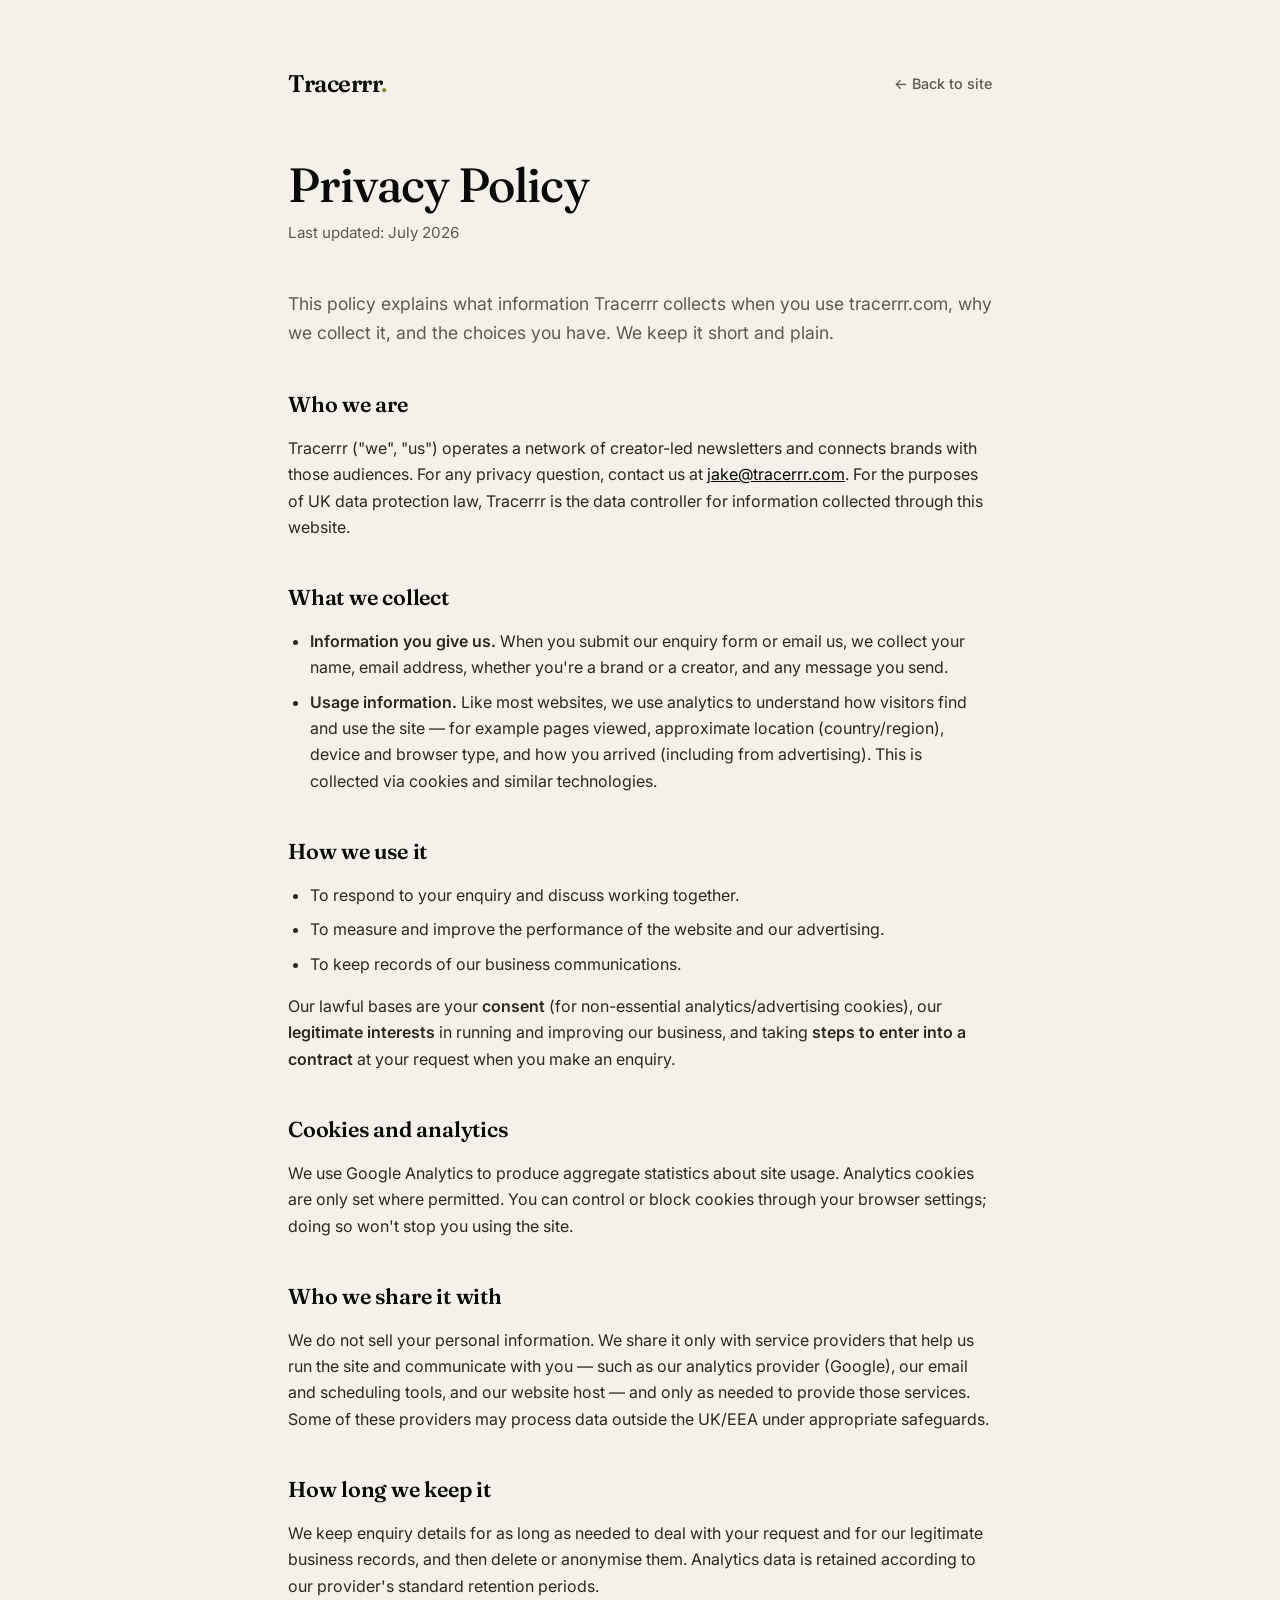
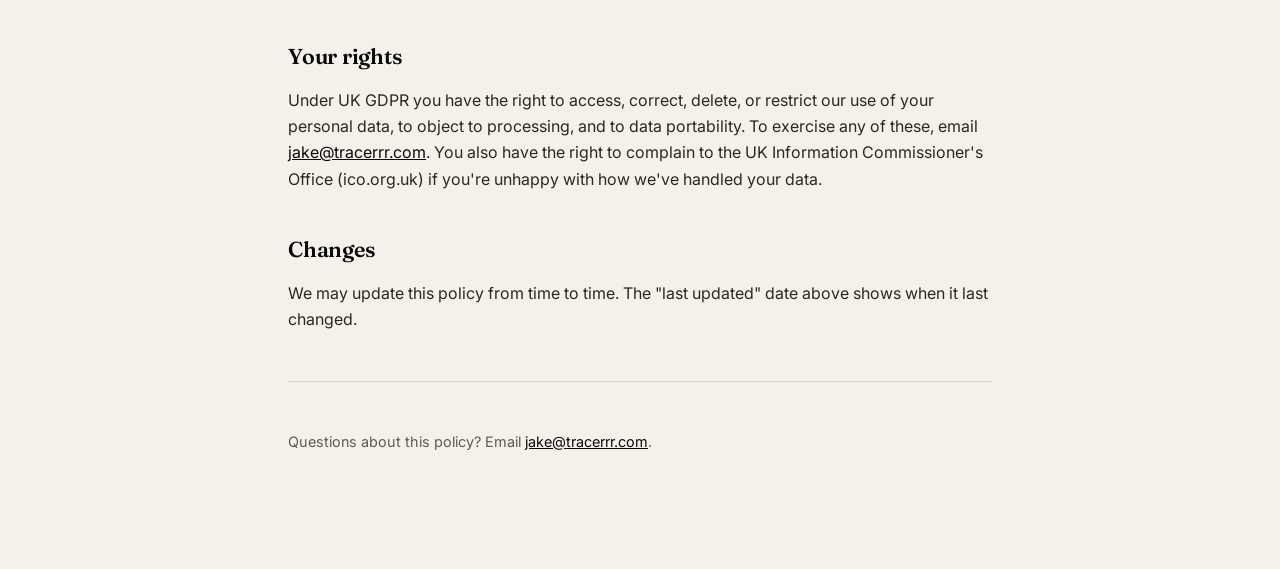
<file: privacy.html>
<!DOCTYPE html>
<html lang="en">
<head>
<meta charset="UTF-8" />
<meta name="viewport" content="width=device-width, initial-scale=1.0" />
<title>Privacy Policy — Tracerrr</title>
<meta name="robots" content="noindex" />
<link rel="icon" href="data:image/svg+xml,%3Csvg xmlns='http://www.w3.org/2000/svg' viewBox='0 0 100 100'%3E%3Crect width='100' height='100' rx='22' fill='%230a0a0a'/%3E%3Ctext x='50' y='73' font-family='Georgia,serif' font-size='68' font-weight='700' fill='%23c6ff3a' text-anchor='middle'%3ET%3C/text%3E%3C/svg%3E" />
<link rel="preconnect" href="https://fonts.googleapis.com">
<link rel="preconnect" href="https://fonts.gstatic.com" crossorigin>
<link href="https://fonts.googleapis.com/css2?family=Fraunces:ital,opsz,wght@0,9..144,300..900&family=Inter:wght@400;500;600&display=swap" rel="stylesheet">
<style>
:root{--bg:#f4f1ea;--ink:#0a0a0a;--muted:#5f5a4e;--line:#dcd6c8;--accent:#0a0a0a;--serif:"Fraunces",Georgia,serif;--sans:"Inter",system-ui,sans-serif}
*{margin:0;padding:0;box-sizing:border-box}
body{font-family:var(--sans);background:var(--bg);color:var(--ink);line-height:1.65;-webkit-font-smoothing:antialiased}
.wrap{max-width:760px;margin:0 auto;padding:64px 28px 100px}
a{color:var(--ink)}
.top{display:flex;justify-content:space-between;align-items:center;margin-bottom:56px}
.logo{font-family:var(--serif);font-weight:600;font-size:1.5rem;letter-spacing:-.02em;text-decoration:none}
.logo .dot{color:#8a8a2e}
.back{font-size:.9rem;font-weight:500;color:var(--muted);text-decoration:none}
.back:hover{color:var(--ink)}
h1{font-family:var(--serif);font-weight:500;font-size:clamp(2.2rem,5vw,3rem);letter-spacing:-.02em;line-height:1.05;margin-bottom:10px}
.updated{color:var(--muted);font-size:.95rem;margin-bottom:44px}
h2{font-family:var(--serif);font-weight:600;font-size:1.35rem;margin:40px 0 12px;letter-spacing:-.01em}
p{margin-bottom:16px;color:#2a281f}
ul{margin:0 0 16px 22px;color:#2a281f}
li{margin-bottom:8px}
.lead{font-size:1.1rem;color:var(--muted)}
hr{border:none;border-top:1px solid var(--line);margin:48px 0}
.foot{color:var(--muted);font-size:.9rem}
strong{font-weight:600}
</style>
</head>
<body>
<div class="wrap">
  <div class="top">
    <a href="/" class="logo">Tracerrr<span class="dot">.</span></a>
    <a href="/" class="back">← Back to site</a>
  </div>

  <h1>Privacy Policy</h1>
  <p class="updated">Last updated: July 2026</p>

  <p class="lead">This policy explains what information Tracerrr collects when you use tracerrr.com, why we collect it, and the choices you have. We keep it short and plain.</p>

  <h2>Who we are</h2>
  <p>Tracerrr ("we", "us") operates a network of creator-led newsletters and connects brands with those audiences. For any privacy question, contact us at <a href="mailto:jake@tracerrr.com">jake@tracerrr.com</a>. For the purposes of UK data protection law, Tracerrr is the data controller for information collected through this website.</p>

  <h2>What we collect</h2>
  <ul>
    <li><strong>Information you give us.</strong> When you submit our enquiry form or email us, we collect your name, email address, whether you're a brand or a creator, and any message you send.</li>
    <li><strong>Usage information.</strong> Like most websites, we use analytics to understand how visitors find and use the site — for example pages viewed, approximate location (country/region), device and browser type, and how you arrived (including from advertising). This is collected via cookies and similar technologies.</li>
  </ul>

  <h2>How we use it</h2>
  <ul>
    <li>To respond to your enquiry and discuss working together.</li>
    <li>To measure and improve the performance of the website and our advertising.</li>
    <li>To keep records of our business communications.</li>
  </ul>
  <p>Our lawful bases are your <strong>consent</strong> (for non-essential analytics/advertising cookies), our <strong>legitimate interests</strong> in running and improving our business, and taking <strong>steps to enter into a contract</strong> at your request when you make an enquiry.</p>

  <h2>Cookies and analytics</h2>
  <p>We use Google Analytics to produce aggregate statistics about site usage. Analytics cookies are only set where permitted. You can control or block cookies through your browser settings; doing so won't stop you using the site.</p>

  <h2>Who we share it with</h2>
  <p>We do not sell your personal information. We share it only with service providers that help us run the site and communicate with you — such as our analytics provider (Google), our email and scheduling tools, and our website host — and only as needed to provide those services. Some of these providers may process data outside the UK/EEA under appropriate safeguards.</p>

  <h2>How long we keep it</h2>
  <p>We keep enquiry details for as long as needed to deal with your request and for our legitimate business records, and then delete or anonymise them. Analytics data is retained according to our provider's standard retention periods.</p>

  <h2>Your rights</h2>
  <p>Under UK GDPR you have the right to access, correct, delete, or restrict our use of your personal data, to object to processing, and to data portability. To exercise any of these, email <a href="mailto:jake@tracerrr.com">jake@tracerrr.com</a>. You also have the right to complain to the UK Information Commissioner's Office (ico.org.uk) if you're unhappy with how we've handled your data.</p>

  <h2>Changes</h2>
  <p>We may update this policy from time to time. The "last updated" date above shows when it last changed.</p>

  <hr />
  <p class="foot">Questions about this policy? Email <a href="mailto:jake@tracerrr.com">jake@tracerrr.com</a>.</p>
</div>
</body>
</html>
</file>
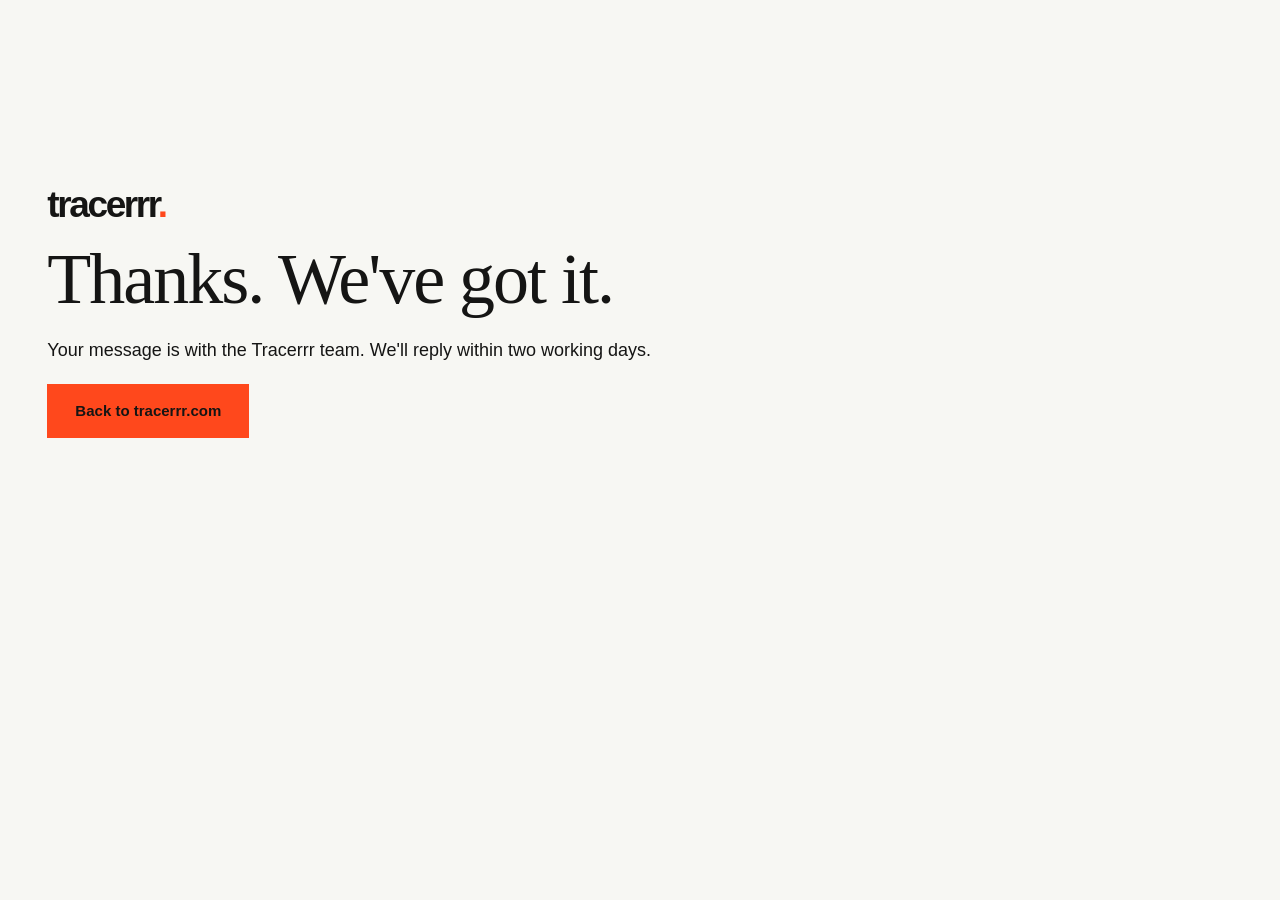
<file: thanks.html>
<!doctype html>
<html lang="en">
<head>
<meta charset="utf-8">
<meta name="viewport" content="width=device-width, initial-scale=1">
<meta name="robots" content="noindex">
<title>Thanks | Tracerrr</title>
<link rel="icon" href="favicon.svg" type="image/svg+xml">
<link rel="stylesheet" href="style.css">
</head>
<body>
<main class="section" style="min-height:70vh;display:flex;flex-direction:column;justify-content:center;gap:20px">
  <a class="wordmark" href="/">tracerrr<span>.</span></a>
  <h1 class="serif" style="font-size:clamp(40px,6vw,72px);font-weight:400;letter-spacing:-2px">Thanks. We've got it.</h1>
  <p style="font-size:18px;max-width:34em">Your message is with the Tracerrr team. We'll reply within two working days.</p>
  <p><a class="button" href="/">Back to tracerrr.com</a></p>
</main>
</body>
</html>
</file>
<file: style.css>
@charset "UTF-8";
:root{--paper:#f7f7f3;--ink:#151514;--orange:#ff481c;--muted:#65655f;--line:#cbcbc3;--blue:#123852;--serif:Georgia,'Times New Roman',serif;--sans:Arial,Helvetica,sans-serif;--gutter:clamp(22px,3.7vw,64px)}
*{box-sizing:border-box}html{scroll-behavior:smooth;scroll-padding-top:90px}body{margin:0;color:var(--ink);background:var(--paper);font-family:var(--sans);font-size:16px;line-height:1.5;-webkit-font-smoothing:antialiased}button,input,select,textarea{font:inherit}button,a,input,select,textarea{-webkit-tap-highlight-color:transparent}button{cursor:pointer}button{color:inherit}button:disabled{cursor:default}a{color:inherit;text-decoration:none}img{display:block;max-width:100%;height:auto}h1,h2,h3,h4,p{margin:0}h1,h2,h3,h4{line-height:1.02}::selection{color:var(--paper);background:var(--orange)}:focus-visible{outline:3px solid var(--orange);outline-offset:5px}.serif{font-family:var(--serif);font-weight:400}.orange{color:var(--orange)}.skip-link{position:fixed;top:-100px;left:20px;z-index:100;padding:14px 24px;background:var(--ink);color:white}.skip-link:focus{top:12px}.header{display:flex;align-items:center;justify-content:space-between;gap:20px;padding:24px var(--gutter);border-bottom:1px solid transparent;position:relative;z-index:10}.wordmark{font-size:37px;line-height:1;letter-spacing:-2.4px;font-weight:800}.wordmark span{color:var(--orange)}.desktop-nav{display:flex;gap:clamp(24px,3vw,52px);font-size:14px}.desktop-nav a{position:relative;padding:8px 0}.desktop-nav a:after{content:'';position:absolute;bottom:2px;left:0;width:0;height:2px;background:var(--orange);transition:width .2s}.desktop-nav a:hover:after{width:100%}.button{display:inline-flex;align-items:center;justify-content:center;gap:28px;min-height:54px;padding:15px 27px;background:var(--orange);color:var(--ink);border:1px solid var(--orange);border-radius:0;font-size:15px;font-weight:600;line-height:1.3;transition:background .2s,color .2s,transform .2s}.button:hover{background:var(--ink);border-color:var(--ink);color:var(--paper);transform:translateY(-2px)}.button.small{min-height:42px;padding:12px 22px;font-size:14px}.button-outline{background:transparent;border-color:var(--ink)}.button-dark{background:var(--ink);border-color:var(--ink);color:var(--paper)}.button-dark:hover{background:var(--paper);border-color:var(--paper);color:var(--ink)}.button-outline-dark{background:transparent;border-color:var(--ink)}.button-outline-dark:hover{background:var(--ink);color:var(--paper)}.menu-button{display:none;border:0;background:transparent;font-size:14px;padding:8px 0}.menu-button span{font-size:23px;margin-left:10px}.mobile-nav[hidden]{display:none}.mobile-nav{padding:25px var(--gutter);border-top:1px solid var(--line);border-bottom:1px solid var(--line);display:flex;flex-direction:column;gap:20px;font-size:22px}.eyebrow,.minor-label{font-size:12px;font-weight:500;letter-spacing:1.4px;line-height:1.6}.hero{position:relative;display:grid;grid-template-columns:47% 53%;min-height:720px;padding:46px var(--gutter) 24px;overflow:hidden}.hero-copy{position:relative;z-index:3;pointer-events:none}.hero-copy a{pointer-events:auto}.hero .eyebrow{margin-bottom:25px;font-size:11px;letter-spacing:1.3px}.hero h1{font-size:clamp(48px,6.25vw,120px);letter-spacing:-.07em;line-height:.96;font-weight:800;margin-left:-5px}.hero-description{font-family:var(--serif);font-size:clamp(23px,2vw,32px);line-height:1.25;letter-spacing:-.5px;margin:28px 0 26px}.hero-footnote{display:flex;align-items:center;gap:14px;font-size:12px;color:var(--muted);margin-top:48px}.tiny-wave{display:inline-block;width:50px;height:23px;background:repeating-linear-gradient(90deg,var(--ink) 0 2px,transparent 2px 4px);clip-path:polygon(0 45%,8% 32%,12% 60%,17% 20%,24% 80%,32% 15%,38% 72%,45% 2%,51% 98%,58% 27%,62% 81%,70% 20%,78% 70%,85% 36%,90% 62%,100% 46%,100% 53%,90% 50%,85% 70%,78% 45%,70% 80%,62% 32%,58% 64%,51% 12%,45% 92%,38% 26%,32% 86%,24% 24%,17% 73%,12% 42%,8% 65%,0 53%)}.hero-art{position:relative;min-width:0;min-height:620px;perspective:1300px;isolation:isolate}.hero-thread{position:absolute;inset:-15px -70px -15px -100px;width:calc(100% + 170px);height:100%;overflow:visible;z-index:4;pointer-events:none}.hero-thread path{fill:none;stroke:var(--orange);stroke-width:1.5}.paper{padding:20px 18px 16px;text-align:left;position:absolute;width:clamp(220px,21vw,335px);height:clamp(400px,37vw,570px);border:0;border-radius:0;box-shadow:12px 22px 24px -11px #0004,1px 2px 3px #0003;background:#eae6d9;display:flex;flex-direction:column;transition:transform .5s,box-shadow .5s;overflow:hidden}.paper:hover{box-shadow:12px 30px 30px -8px #0004;z-index:6!important}.paper-meta{font-size:clamp(7px,.6vw,10px);letter-spacing:.5px;line-height:1.4}.paper-name{font-size:clamp(30px,3.4vw,55px);line-height:.92;letter-spacing:-2px;margin:16px 0}.paper img{width:100%;object-fit:cover;flex:1;min-height:0}.paper-headline{font-family:var(--serif);font-size:clamp(30px,3.2vw,50px);line-height:.95;letter-spacing:-1.5px;margin-top:16px}.paper-bottom{font-size:7px;letter-spacing:.4px;border-top:1px solid #15151455;display:flex;justify-content:space-between;margin-top:17px;padding-top:8px}.paper-bryan{left:1%;top:78px;z-index:3;transform:rotate(-8deg) rotateY(-8deg);transform-origin:center}.paper-bryan:hover{transform:rotate(-3deg) rotateY(0) translateY(-12px)}.paper-switch{background:var(--blue);color:#f4f0e5;left:32%;top:15px;z-index:1;transform:rotate(7deg) rotateY(-6deg)}.paper-switch:hover{transform:rotate(3deg) translateY(-10px)}.paper-switch img{object-position:50% 68%}.paper-switch .paper-bottom{border-color:#fff5}.paper-green{background:var(--orange);left:65%;top:67px;z-index:2;transform:rotate(10deg) rotateY(-10deg)}.paper-green:hover{transform:rotate(5deg) translateY(-10px)}.paper-green img{flex:initial;height:38%;margin-top:15px}.paper-green .paper-headline{margin-top:23px}.art-note{position:absolute;bottom:0;right:0;font-size:10px;letter-spacing:.8px}.three-rs{margin:0 var(--gutter);display:grid;grid-template-columns:1fr 1.3fr 1fr;border-top:1px solid var(--line);border-bottom:1px solid var(--line)}.three-rs>a{display:flex;align-items:center;gap:18px;padding:29px 18px;min-width:0}.three-rs>a:first-child{padding-left:0}.three-rs>a:not(:last-child){border-right:1px solid var(--line)}.three-rs>a:last-child{padding-right:0}.number{border:1px solid var(--ink);height:34px;width:34px;display:grid;place-items:center;flex:none;font-size:12px;border-radius:50%}.three-rs .serif{font-size:clamp(31px,3.6vw,60px);letter-spacing:-1.8px}.r-note{font-size:12px;line-height:1.35;max-width:100px;margin-left:auto;color:var(--muted)}.three-rs a:hover .serif{color:var(--orange)}.section{padding:94px var(--gutter) 100px}.section-top{display:flex;align-items:center;justify-content:space-between;gap:20px;margin-bottom:34px}.section-heading{display:flex;justify-content:space-between;align-items:flex-end;gap:30px;margin-bottom:40px}h2{font-size:clamp(44px,5.6vw,87px);letter-spacing:-.065em;font-weight:750;line-height:1.01}.section-heading>p{font-family:var(--serif);font-size:22px;line-height:1.35;max-width:350px;margin-bottom:5px}.publication-filters{display:flex;gap:24px;padding:0 0 24px}.filter{border:0;background:transparent;color:var(--muted);padding:9px 0;font-size:14px;border-bottom:2px solid transparent}.filter.active{color:var(--ink);border-color:var(--orange)}.filter span{font-size:11px;margin-left:6px}.publication-grid{display:grid;grid-template-columns:repeat(3,minmax(0,1fr));gap:32px}.publication[hidden]{display:none}.publication-art{position:relative;display:flex;flex-direction:column;text-align:left;width:100%;aspect-ratio:3/3.9;padding:25px 25px 18px;border:0;box-shadow:0 2px 4px #0001;overflow:hidden;transition:transform .35s,box-shadow .35s}.publication-art:hover{transform:translateY(-8px) rotate(-1deg);box-shadow:0 12px 25px #0002}.bryan-art{background:#e9e5d9}.switch-art{background:var(--blue);color:#f2ede3}.green-art{background:var(--orange)}.publication-masthead{font-size:clamp(27px,2.8vw,45px);line-height:1;letter-spacing:-1.5px;padding-bottom:20px}.publication-art img{height:48%;width:100%;object-fit:cover;min-height:0}.switch-art img{object-position:center 72%}.publication-coverline{font-size:clamp(32px,3.6vw,60px);line-height:.95;letter-spacing:-2px;margin-top:20px}.edition-label{font-size:10px;letter-spacing:1px;position:absolute;bottom:14px;left:25px}.publication-info{display:flex;align-items:flex-start;justify-content:space-between;gap:12px;margin-top:22px}.publication-info h3{font-size:19px;letter-spacing:-.5px}.publication-info p{font-size:13px;color:var(--muted);margin-top:7px}.text-button{border:0;background:transparent;font-size:14px;padding:0;line-height:1.5;display:inline-flex;align-items:center;gap:18px;text-align:left;white-space:nowrap}.text-button span{font-size:22px;font-weight:300;line-height:1}.text-button:hover{color:var(--orange)}.caption{font-size:12px;line-height:1.6;color:var(--muted);margin-top:24px}.caption a{text-decoration:underline;text-underline-offset:3px}.studio{background:#eaeae3;position:relative;overflow:hidden}.studio-layout{display:grid;grid-template-columns:1fr 1.05fr;gap:9vw;align-items:center}.studio-copy>p{max-width:365px;font-size:17px;line-height:1.6;margin-top:25px}.studio-copy>p.studio-serifs{font-size:25px;margin-top:30px}.studio-controls{display:flex;flex-direction:column;margin:25px 0 30px;max-width:380px}.studio-tab{display:flex;gap:24px;align-items:center;text-align:left;padding:15px 0;border:0;border-bottom:1px solid #bcbcb3;background:transparent;color:#676761;font-size:18px}.studio-tab span{font-size:12px}.studio-tab.active{color:var(--ink)}.studio-tab.active span{color:var(--orange)}.studio-tab:hover{color:var(--orange)}.studio-copy .caption{font-size:12px;margin-top:18px}.studio-display{position:relative;transform:rotate(2deg);width:100%;max-width:640px}.studio-paper{min-height:560px;background:var(--paper);padding:45px 42px;box-shadow:12px 17px 30px #0001;transition:opacity .18s,transform .18s;display:flex;flex-direction:column}.studio-status{display:flex;justify-content:space-between;font-size:11px;letter-spacing:1px;margin-top:23px}.sample-eyebrow{font-size:11px;letter-spacing:1px;color:var(--muted);margin-bottom:26px}.idea-wave{display:flex;gap:4px;align-items:center;height:50px;margin-bottom:26px}.idea-wave span{width:3px;background:var(--orange);height:var(--bar);transform:scaleY(.85);transform-origin:center}.idea-wave.playing span{animation:wave .6s ease-in-out infinite alternate;animation-delay:var(--delay)}@keyframes wave{to{transform:scaleY(.35)}}.idea-quote{font-family:var(--serif);font-size:clamp(25px,2.45vw,37px);line-height:1.36;letter-spacing:-.8px}.idea-byline{font-size:13px;color:var(--muted);margin-top:auto;padding-top:28px}.edit-heading{font-size:38px;letter-spacing:-1.6px;font-family:var(--serif);font-weight:400;margin-bottom:24px}.edit-row{padding:19px 0;border-top:1px solid var(--line)}.edit-row span{display:block;font-size:10px;letter-spacing:1px;margin-bottom:9px;color:var(--orange)}.edit-row p{font-size:16px;line-height:1.5}.mini-masthead{font-family:var(--serif);font-size:40px;letter-spacing:-1.4px;border-bottom:1px solid var(--ink);padding-bottom:18px;margin-bottom:20px}.mini-edition img{width:100%;height:170px;object-fit:cover;object-position:50% 45%}.mini-edition h3{font-family:var(--serif);font-size:36px;font-weight:400;line-height:1.07;margin:20px 0 14px;letter-spacing:-1.3px}.mini-edition p{font-family:var(--serif);font-size:16px;line-height:1.6}.network{background:var(--ink);color:var(--paper)}.network .minor-label{color:#a7a7a0}.network-layout{display:grid;grid-template-columns:1fr 1.05fr;gap:9vw}.network-layout>div>p{font-size:17px;max-width:400px;line-height:1.6;margin-top:30px;color:#bcbcb4}.reader-track{display:grid;grid-template-columns:repeat(4,1fr);gap:8px;position:relative}.reader-step{border:0;background:transparent;color:#bdbdb7;font-size:12px;padding:0 0 20px;text-align:left;border-bottom:2px solid #66665f}.reader-step span{display:block;font-size:13px;margin-bottom:12px}.reader-step.active{color:var(--paper);border-bottom-color:var(--orange)}.reader-step.active span{color:var(--orange)}.reader-panel{padding:42px 0 0;min-height:360px}.reader-kicker{font-size:11px;letter-spacing:1px;color:var(--orange)}.reader-panel h3{font-size:clamp(32px,3.5vw,52px);line-height:1.1;letter-spacing:-1.4px;margin-top:18px}.reader-panel>p{font-size:17px;color:#bcbcb4;line-height:1.6;margin-top:20px;max-width:480px}.reader-example{border-top:1px solid #55554f;margin-top:26px;padding-top:20px;font-size:15px;display:flex;justify-content:space-between;gap:15px}.reader-example strong{font-weight:400;color:var(--orange)}.reader-journey>.caption{color:#a7a7a0;margin-top:20px}.creator-layout{display:grid;grid-template-columns:.82fr 1.18fr;gap:10vw}.creator-form{max-width:450px;padding-top:6px}.form-intro{font-family:var(--serif);font-size:26px;letter-spacing:-.5px;margin-bottom:26px}label{display:block;font-size:13px;margin:20px 0 9px}input,select,textarea{width:100%;border:1px solid #a9a9a1;border-radius:0;background:transparent;color:var(--ink);padding:14px 15px;font-size:16px;min-height:50px}select{padding-right:30px}textarea{resize:vertical;line-height:1.5}input::placeholder,textarea::placeholder{color:#77776e}input:focus,select:focus,textarea:focus{border-color:var(--orange);outline:2px solid var(--orange);outline-offset:1px}.tone-picker{display:flex;gap:10px;border:0;padding:0;margin:22px 0 25px;flex-wrap:wrap}.tone-picker legend{font-size:13px;margin-bottom:10px}.tone-picker label{display:block;position:relative;margin:0}.tone-picker input{position:absolute;opacity:0;width:1px;height:1px;padding:0}.tone-picker span{display:inline-block;border:1px solid var(--line);padding:9px 15px;font-size:13px;cursor:pointer}.tone-picker input:checked+span{background:var(--ink);border-color:var(--ink);color:var(--paper)}.tone-picker input:focus-visible+span{outline:3px solid var(--orange);outline-offset:3px}.creator-form .caption{margin-top:17px;max-width:380px}.preview-topline{display:flex;justify-content:space-between;gap:16px;font-size:10px;letter-spacing:.8px;margin-bottom:16px}.preview-topline #preview-status{color:var(--muted);text-align:right}.creator-preview{background:#e9e5d9;padding:35px 40px;box-shadow:8px 12px 20px #0001;min-height:590px;transition:background .35s,color .35s;overflow-wrap:anywhere}.preview-meta{display:flex;justify-content:space-between;gap:12px;font-size:10px;letter-spacing:.8px}.creator-preview>h3{font-size:clamp(43px,4.3vw,68px);line-height:.96;letter-spacing:-2.5px;margin:30px 0 16px}.creator-preview>p:first-of-type{font-family:var(--serif);font-size:17px;line-height:1.5}.preview-rule{height:1px;background:currentColor;margin:27px 0}.preview-kicker{font-size:10px;letter-spacing:1px}.creator-preview h4{font-size:34px;line-height:1.08;margin-top:15px;letter-spacing:-1px}.creator-preview #preview-story{font-family:var(--serif);font-size:17px;line-height:1.7;margin-top:15px;white-space:pre-line;max-height:360px;overflow:auto}.preview-features{display:grid;grid-template-columns:repeat(3,1fr);border-top:1px solid currentColor;border-bottom:1px solid currentColor;margin:25px 0;padding:16px 0;gap:15px;font-size:12px;line-height:1.4}.preview-signoff{font-size:21px;line-height:1.25}.preview-actions{display:flex;justify-content:space-between;gap:20px;margin-top:24px}.creator-services{display:grid;grid-template-columns:repeat(4,1fr);gap:30px;border-top:1px solid var(--line);margin-top:90px;padding-top:30px}.creator-services span{font-size:10px;letter-spacing:1px}.creator-services h3{font-family:var(--serif);font-size:27px;letter-spacing:-.6px;font-weight:400;margin:16px 0}.creator-services p{font-size:14px;color:var(--muted);line-height:1.65;max-width:300px}.brands{background:#e9eae4}.brand-layout{display:grid;grid-template-columns:1fr 1.05fr;gap:9vw;align-items:start}.brand-copy>p{font-size:17px;line-height:1.65;max-width:380px;margin-top:28px}.brand-copy>p.brand-pullquote{font-size:43px;line-height:1.1;letter-spacing:-1px;margin-top:64px}.campaign-builder{max-width:590px}.campaign-builder>h3{font-size:23px;letter-spacing:-.7px}.campaign-builder>p{color:var(--muted);font-size:14px;margin-top:10px}.campaign-builder label{margin-top:18px}.campaign-placement{margin:25px 0 24px;padding:27px 28px;background:var(--paper);position:relative;min-height:315px;transition:background .3s,color .3s}.campaign-publication{display:block;font-size:28px;letter-spacing:-1px;line-height:1}.campaign-disclosure{display:block;font-size:10px;letter-spacing:1px;margin-top:15px}.campaign-rule{height:1px;background:currentColor;margin:18px 0;opacity:.45}.campaign-placement h4{font-size:35px;font-weight:400;line-height:1.05;letter-spacing:-1px}.campaign-placement>p{font-size:14px;line-height:1.55;margin-top:15px;max-width:410px}.campaign-brand{display:block;font-weight:700;font-size:15px;margin-top:18px;overflow-wrap:anywhere}.campaign-builder .button{width:100%}.campaign-builder>.caption{font-size:12px;line-height:1.6;margin-top:16px}.about-layout{display:grid;grid-template-columns:1fr 1.05fr;gap:9vw}.about h2 .serif{letter-spacing:-.065em}.about-copy>p{font-size:17px;line-height:1.7;margin-top:24px;max-width:510px}.about-copy>p.large-copy{font-size:29px;line-height:1.25;letter-spacing:-1px;margin-top:0}.about-copy>.button{margin-top:30px}.closing{padding:80px var(--gutter) 25px;background:var(--orange);overflow:hidden}.closing h2{font-size:clamp(52px,8.6vw,135px);letter-spacing:-.075em;line-height:.99;margin-top:28px}.closing h2 .serif{font-style:italic;letter-spacing:-.07em}.closing-actions{display:flex;gap:15px;margin-top:38px}.closing-bottom{display:flex;justify-content:space-between;gap:20px;font-size:11px;letter-spacing:1px;margin-top:75px;padding-top:20px;border-top:1px solid #15151455}.footer{padding:48px var(--gutter) 22px;display:grid;grid-template-columns:1.2fr 1.2fr 1fr;gap:30px}.footer>.wordmark{font-size:51px}.footer>div{font-size:14px;line-height:1.8}.footer p{color:var(--muted);font-size:13px;margin-top:5px}.footer>div>a{display:block}.footer-link{display:block;padding:0;border:0;background:transparent;font-size:inherit;text-align:left}.footer a:hover,.footer-link:hover{color:var(--orange)}.footer .footer-bottom{grid-column:1/-1;display:flex;align-items:center;justify-content:space-between;gap:20px;border-top:1px solid var(--line);padding-top:20px;margin-top:20px;font-size:11px;color:var(--muted)}dialog{border:0;padding:0;color:var(--ink);background:var(--paper);max-height:calc(100dvh - 40px);width:calc(100% - 40px);max-width:980px;box-shadow:0 20px 90px #0004}dialog::backdrop{background:#111b;backdrop-filter:blur(5px)}.dialog-close{position:sticky;top:0;display:flex;align-items:center;gap:15px;margin-left:auto;background:var(--paper);color:var(--ink);border:0;padding:18px 25px;z-index:4;font-size:13px}.dialog-close span{font-size:24px;line-height:1}.dialog-close:hover{color:var(--orange)}.detail-layout{display:grid;grid-template-columns:.82fr 1.18fr}.detail-visual{padding:35px 30px 45px;display:flex;flex-direction:column;background:#e9e5d9}.detail-visual.switch-theme{background:var(--blue);color:var(--paper)}.detail-visual.green-theme{background:var(--orange)}.detail-visual h2{font-family:var(--serif);font-size:47px;font-weight:400;letter-spacing:-1.8px;margin-bottom:26px}.detail-visual img{width:100%;aspect-ratio:3/4;object-fit:cover}.detail-visual .eyebrow{margin-top:18px;font-size:10px}.detail-copy{padding:35px 40px 45px}.detail-copy>h3{font-family:var(--serif);font-weight:400;font-size:40px;line-height:1.1;letter-spacing:-1.2px;margin:18px 0 24px}.detail-copy>p{font-size:16px;line-height:1.7;margin-top:18px}.detail-copy .button{margin-top:28px}.detail-story{padding-top:22px;margin-top:27px;border-top:1px solid var(--line)}.detail-story h4{font-family:var(--serif);font-weight:400;font-size:29px;line-height:1.15;margin-bottom:14px}.detail-story p{font-family:var(--serif);font-size:17px;line-height:1.75;margin:14px 0}.detail-copy .caption{font-size:12px}.contact-dialog,.privacy-dialog{max-width:660px;padding:0 42px 40px}.contact-dialog .dialog-close,.privacy-dialog .dialog-close{margin-right:-24px}.contact-dialog>h2,.privacy-dialog h2{font-size:52px;letter-spacing:-2px;font-weight:400;margin:22px 0 20px}.contact-dialog>p,.privacy-dialog>p{font-size:16px;line-height:1.6;margin:18px 0}.contact-dialog .button{margin-top:22px}.contact-dialog .caption{font-size:12px}.privacy-dialog p a{text-decoration:underline}.toast{position:fixed;bottom:25px;left:50%;transform:translate(-50%,20px);opacity:0;visibility:hidden;z-index:100;background:var(--ink);color:var(--paper);padding:16px 23px;max-width:calc(100% - 40px);font-size:14px;transition:opacity .25s,transform .25s,visibility .25s;box-shadow:0 6px 25px #0002}.toast.visible{opacity:1;visibility:visible;transform:translate(-50%,0)}.reveal{transition:opacity .7s,transform .7s}.reveal.pending{opacity:0;transform:translateY(24px)}
@media(min-width:1700px){body{max-width:2000px;margin-inline:auto}.hero{min-height:880px}.hero-art{min-height:760px}.paper{width:360px;height:620px}.paper-switch{top:35px}.paper-bryan{top:115px}.paper-green{top:100px}}
@media(max-width:1200px){.hero{min-height:620px;padding-top:35px}.hero-art{min-height:540px}.paper{width:235px;height:435px;padding:17px 16px}.paper-name{font-size:36px}.paper-headline{font-size:36px}.paper-meta{font-size:7px}.paper-bryan{top:66px;left:0}.paper-green{left:60%;top:57px}.paper-switch{left:30%;top:8px}.art-note{bottom:10px}.hero-footnote{margin-top:32px}.three-rs>a{gap:12px;padding:23px 14px}.r-note{display:none}.three-rs .serif{font-size:4.1vw}.section{padding-top:80px;padding-bottom:80px}.studio-layout,.network-layout,.brand-layout,.about-layout{gap:6vw}.creator-layout{gap:7vw}.studio-paper{padding:32px;min-height:520px}.publication-grid{gap:24px}.publication-art{padding:22px 20px}.publication-masthead{font-size:32px}.publication-coverline{font-size:44px}.edition-label{left:20px}.creator-preview{padding:30px}.preview-actions{gap:12px}.preview-actions .text-button{font-size:12px;gap:8px}}
@media(max-width:900px){.desktop-nav{gap:22px}.desktop-nav a{font-size:12px}.header{padding-block:20px}.wordmark{font-size:33px}.hero{grid-template-columns:48% 52%;min-height:570px}.hero h1{font-size:6.25vw}.hero .eyebrow{font-size:9px}.hero-description{font-size:23px}.hero-art{min-height:490px}.paper{width:205px;height:380px;padding:14px}.paper-name{font-size:30px;margin:12px 0}.paper-headline{font-size:31px}.paper-green{left:55%}.paper-switch{left:27%}.paper-bryan{left:-6%;top:65px}.hero-footnote{font-size:10px}.art-note{font-size:9px}.minor-label{font-size:10px}.section-heading>p{font-size:19px}.publication-grid{gap:18px}.publication-masthead{font-size:26px}.publication-art{padding:18px 16px}.publication-coverline{font-size:35px;margin-top:16px}.edition-label{font-size:8px;left:16px;bottom:10px}.publication-info{flex-direction:column;gap:12px}.publication-info h3{font-size:17px}.publication-info p{font-size:12px}.studio-paper{min-height:500px;padding:30px 27px}.idea-quote{font-size:27px}.studio-copy>p{font-size:16px}.studio-copy>p.studio-serifs{font-size:23px}.studio-display{transform:rotate(1deg)}.network-layout h2{font-size:5.6vw}.reader-step{font-size:10px}.reader-panel h3{font-size:35px}.reader-panel>p{font-size:16px}.creator-layout{gap:5vw}.creator-preview{padding:28px 25px}.creator-preview h4{font-size:29px}.preview-features{font-size:10px;gap:8px}.preview-topline{font-size:8px}.creator-preview>h3{font-size:45px}.creator-services{grid-template-columns:repeat(2,1fr);row-gap:35px;margin-top:65px}.creator-services h3{font-size:27px}.brand-copy>p.brand-pullquote{font-size:34px}.campaign-placement{padding:24px}.about-copy>p.large-copy{font-size:24px}.footer{grid-template-columns:.9fr 1.1fr 1fr}}
@media(max-width:700px){html{scroll-padding-top:30px}.header .button{margin-left:auto;font-size:12px;padding:11px 15px;min-height:37px}.header{gap:20px;padding-block:20px}.desktop-nav{display:none}.menu-button{display:block}.wordmark{font-size:31px}.hero{display:flex;flex-direction:column;min-height:auto;padding-top:25px;padding-bottom:20px}.hero h1{font-size:clamp(52px,11vw,80px);letter-spacing:-.075em;line-height:.98;margin-left:-3px}.hero .eyebrow{font-size:9px;letter-spacing:1px;margin-bottom:23px}.hero-description{font-size:25px;line-height:1.25;margin-top:24px;margin-bottom:23px}.desktop-break{display:none}.hero-copy{pointer-events:auto}.hero-footnote{margin-top:26px;font-size:11px}.hero-art{min-height:420px;width:100%;margin-top:32px;max-width:570px;align-self:center}.paper{width:clamp(176px,43vw,244px);height:clamp(310px,69vw,390px)}.paper-bryan{left:4%;top:42px}.paper-switch{left:31%;top:3px}.paper-green{left:57%;top:30px}.paper-name{font-size:clamp(27px,6.3vw,37px);letter-spacing:-1.3px}.paper-headline{font-size:clamp(28px,6.3vw,37px)}.paper-meta{font-size:6px}.paper-bottom{font-size:6px;margin-top:12px;padding-top:6px}.paper-green .paper-headline{margin-top:15px}.hero-thread{inset:-15px -10px 0 -15px;width:calc(100% + 25px);height:100%}.art-note{font-size:8px;bottom:0;right:0}.three-rs{grid-template-columns:1fr;margin-top:10px}.three-rs>a,.three-rs>a:first-child,.three-rs>a:last-child{padding:18px 0;gap:20px}.three-rs>a:not(:last-child){border-right:0;border-bottom:1px solid var(--line)}.three-rs .serif{font-size:38px}.r-note{display:block;font-size:11px;max-width:115px}.number{height:29px;width:29px;font-size:11px}.section{padding-block:60px}.section-top{margin-bottom:25px;align-items:flex-start}.eyebrow{font-size:10px;letter-spacing:1px}.minor-label{display:none}.section-heading{display:block;margin-bottom:28px}.section-heading>p{margin-top:24px;font-size:21px}.section-heading h2,h2{font-size:clamp(44px,8.9vw,62px);letter-spacing:-.065em}.publication-filters{gap:25px;padding-bottom:20px}.filter{font-size:13px}.publication-grid{grid-template-columns:1fr;gap:40px;max-width:460px;margin:auto}.publication-art{padding:26px 26px 22px;aspect-ratio:3/3.7}.publication-masthead{font-size:clamp(34px,7.8vw,47px);padding-bottom:25px}.publication-coverline{font-size:clamp(45px,10vw,63px);margin-top:22px}.edition-label{font-size:9px;left:26px;bottom:14px}.publication-info{flex-direction:row;gap:16px;margin-top:20px}.publication-info h3{font-size:19px}.publication-info p{font-size:12px}.publication-info .text-button{font-size:13px;gap:12px}.caption{font-size:11px}.studio-layout,.network-layout,.creator-layout,.brand-layout,.about-layout{grid-template-columns:1fr;gap:38px}.studio-copy>p{font-size:17px;max-width:450px}.studio-controls{max-width:100%;margin:28px 0;flex-direction:row;gap:14px}.studio-tab{flex:1;display:block;font-size:14px;line-height:1.4;padding-bottom:12px;white-space:nowrap}.studio-tab span{display:block;margin-bottom:8px;font-size:10px}.studio-copy>p.studio-serifs{font-size:25px}.studio-display{max-width:550px;margin:auto;transform:rotate(1deg);width:calc(100% - 8px)}.studio-paper{min-height:490px;padding:34px 28px}.idea-quote{font-size:30px}.mini-masthead{font-size:36px}.mini-edition h3{font-size:34px}.studio-status{font-size:9px;margin-top:18px}.network-layout h2{font-size:clamp(44px,8.9vw,62px)}.network-layout>div>p{font-size:17px;margin-top:24px}.reader-step{font-size:12px}.reader-step span{font-size:12px}.reader-panel{min-height:315px;padding-top:30px}.reader-panel h3{font-size:39px}.reader-example{font-size:13px;flex-wrap:wrap}.creator-form{max-width:none}.creator-preview-wrap{margin-top:5px}.preview-topline{font-size:9px}.creator-preview{padding:30px;min-height:570px}.creator-preview>h3{font-size:55px}.creator-preview h4{font-size:33px}.preview-features{font-size:12px;gap:12px}.preview-actions .text-button{font-size:13px}.creator-services{grid-template-columns:1fr;gap:27px;margin-top:60px}.creator-services h3{margin-top:13px}.creator-services p{max-width:100%;font-size:15px}.brand-copy>p{font-size:17px;max-width:460px}.brand-copy>p.brand-pullquote{font-size:36px;margin-top:26px}.campaign-builder{max-width:none}.campaign-builder>h3{font-size:25px}.campaign-placement h4{font-size:38px}.campaign-publication{font-size:30px}.about-copy>p.large-copy{font-size:27px}.about-copy>p{max-width:100%;font-size:17px}.closing{padding-top:58px;padding-bottom:24px}.closing h2{font-size:clamp(48px,10.3vw,70px);margin-top:24px}.closing-actions{gap:12px;flex-wrap:wrap}.closing-actions .button{padding:15px 20px;font-size:14px}.closing-bottom{margin-top:60px;font-size:8px;letter-spacing:.6px}.footer{grid-template-columns:1fr 1fr;padding-top:35px;gap:25px}.footer>.wordmark{grid-column:1/-1;font-size:48px;margin-bottom:5px}.footer>div{font-size:12px}.footer p{font-size:11px}.footer .footer-bottom{font-size:10px;gap:15px;flex-wrap:wrap}.footer .footer-bottom>span:nth-child(2){display:none}.detail-layout{grid-template-columns:1fr}.detail-visual{padding:25px 28px}.detail-visual h2{font-size:42px}.detail-visual img{aspect-ratio:4/3;object-position:50% 50%;max-height:320px}.detail-copy{padding:28px}.detail-copy>h3{font-size:36px}.contact-dialog,.privacy-dialog{padding:0 25px 30px}.contact-dialog>h2,.privacy-dialog>h2{font-size:43px}.dialog-close{padding:17px 22px}.contact-dialog .dialog-close,.privacy-dialog .dialog-close{margin-right:-10px}dialog{width:calc(100% - 22px);max-height:calc(100dvh - 22px)}.toast{bottom:18px;font-size:13px;width:max-content;text-align:center}.preview-actions{flex-wrap:wrap;row-gap:16px}}
@media(max-width:390px){.header{gap:12px}.header .button{font-size:11px;padding:10px 11px}.menu-button{font-size:12px}.menu-button span{margin-left:5px}.wordmark{font-size:27px}.hero-art{min-height:375px}.paper{width:170px;height:310px}.paper-bryan{left:2%}.paper-green{left:53%;top:25px}.paper-switch{left:27%}.hero h1{font-size:48px}.hero-description{font-size:23px}.three-rs .serif{font-size:33px}.r-note{font-size:10px}.studio-tab{font-size:12px}.studio-tab span{font-size:10px}.creator-preview{padding:25px}.creator-preview>h3{font-size:47px}.creator-preview h4{font-size:30px}.preview-features{font-size:10px}.reader-step{font-size:10px}.publication-info h3{font-size:17px}.reader-panel h3{font-size:35px}}
@media(prefers-reduced-motion:reduce){html{scroll-behavior:auto}*,*:before,*:after{animation:none!important;transition:none!important}.reveal.pending{opacity:1;transform:none}.paper:hover,.publication-art:hover,.button:hover{transform:none}}
@media print{.header,.mobile-nav,.hero,.three-rs,.section,.closing,.footer,dialog,.toast{display:none!important}.creator-lab{display:block!important}.creator-lab>*{display:none!important}.creator-lab .creator-layout,.creator-preview-wrap,.creator-preview{display:block!important}.creator-form,.preview-topline,.preview-actions{display:none!important}.creator-preview{box-shadow:none;color:#111!important;background:#fff!important}}

.hero-title-line{white-space:nowrap}.paper-bryan .paper-name{font-size:clamp(24px,2.55vw,41px);letter-spacing:-1.4px}@media(max-width:700px){.paper-bryan .paper-name{font-size:clamp(22px,5.1vw,32px);letter-spacing:-1px}}

/* Hardback publication covers: a quieter, photographic collection. */
.hero-art{perspective:1500px}
.hero-thread{z-index:0;opacity:.75}
.paper{--binding:#183127;width:clamp(205px,19.8vw,320px);height:clamp(295px,27.4vw,444px);padding:0;overflow:visible;isolation:isolate;border-radius:2px 3px 3px 2px;box-shadow:2px 4px 3px #0002,18px 26px 25px -11px #0004;transition:transform .5s,box-shadow .5s}
.paper:before{content:'';position:absolute;z-index:4;left:0;top:0;bottom:0;width:12px;border-radius:2px 0 0 2px;background:linear-gradient(90deg,#0006,#fff1 35%,#0003 70%,#fff1 80%,transparent);pointer-events:none}
.paper:after{content:'';position:absolute;z-index:-1;top:5px;bottom:-5px;right:-9px;width:12px;transform:skewY(25deg);transform-origin:left top;background:repeating-linear-gradient(0deg,#d5d0c5 0 1px,#f3f0e8 1px 3px);border-right:3px solid var(--binding);border-bottom:3px solid var(--binding);box-shadow:3px 2px 3px #0002;pointer-events:none}
.book-jacket{display:flex;flex-direction:column;position:relative;isolation:isolate;width:100%;height:100%;padding:28px 27px 22px;overflow:hidden;border-radius:2px 3px 3px 2px;background:var(--binding);color:#eeeadf;text-align:center}
.paper .paper-meta{position:relative;z-index:2;font-size:8px;line-height:1.5;letter-spacing:1.9px;font-weight:400;margin:0 0 18px;flex:none}
.paper .paper-name,.paper-bryan .paper-name{position:relative;z-index:2;font-size:clamp(25px,2.45vw,40px);line-height:1.12;letter-spacing:.7px;text-align:center;font-weight:400;margin:0 0 24px;flex:none}
.book-prefix{display:block;font-family:var(--sans);font-size:8px;line-height:1.4;letter-spacing:3px;margin-bottom:9px}
.paper img{position:relative;z-index:1;flex:1;min-height:0;width:100%;height:48%;object-fit:cover;object-position:center 65%;margin:0;border:0;filter:saturate(.7)}
.book-subtitle{position:relative;z-index:2;font-family:var(--serif);font-style:italic;font-size:15px;line-height:1.3;letter-spacing:.15px;margin-top:19px;flex:none}
.paper .paper-bottom{position:relative;z-index:2;display:block;border:0;letter-spacing:1.7px;font-size:6px;line-height:1.5;padding:0;margin:11px 0 0;opacity:.8;flex:none}
.paper-bryan{--binding:#182920;top:115px;left:1%;transform:rotate(-5deg) rotateY(-10deg)}
.paper-bryan .book-jacket{padding:29px 25px 25px;justify-content:flex-start;background:#182920;color:#f8f3e7}
.paper-bryan .book-jacket:after{content:'';position:absolute;z-index:1;inset:0;background:linear-gradient(180deg,#10231999 0%,#10231922 35%,transparent 52%,#10231944 75%,#102319cc 100%);pointer-events:none}
.paper-bryan img{position:absolute;inset:0;width:100%;height:100%;object-fit:cover;object-position:center 52%;filter:saturate(.65) brightness(.83)}
.paper-bryan .paper-meta{margin-bottom:21px;font-size:7px;letter-spacing:2px}
.paper-bryan .paper-name{font-size:clamp(23px,2.2vw,37px);line-height:1.08;letter-spacing:1px;max-width:230px;align-self:center}
.paper-bryan .book-subtitle{margin-top:auto;font-size:20px}
.paper-bryan:hover{transform:rotate(-2deg) rotateY(-5deg) translateY(-9px)}
.paper-switch{--binding:#172b3a;background:#172b3a;left:32%;top:38px;transform:rotate(3deg) rotateY(-8deg)}
.paper-switch .book-jacket{padding-top:30px}
.paper-switch .paper-meta{font-size:7px;letter-spacing:2.2px;margin-bottom:20px}
.paper-switch .paper-name{font-size:clamp(27px,2.7vw,43px);letter-spacing:1.9px}
.paper-switch img{object-position:50% 75%;filter:saturate(.55)}
.paper-switch .book-subtitle{font-size:14px;margin-top:18px}
.paper-switch:hover{transform:rotate(1deg) rotateY(-4deg) translateY(-9px)}
.paper-green{--binding:#304036;background:#304036;left:61%;top:93px;transform:rotate(6deg) rotateY(-9deg)}
.paper-green .book-jacket{padding:29px 23px 24px;color:#e2ddca}
.paper-green .paper-meta{font-size:6px;letter-spacing:1.7px;margin-bottom:25px}
.paper-green .paper-name{font-size:clamp(27px,2.55vw,42px);line-height:1.13;letter-spacing:2.8px;margin-bottom:25px}
.paper-green img{flex:1;width:100%;height:42%;margin:0;object-position:center;filter:saturate(.6)}
.paper-green .book-subtitle{font-size:14px;margin-top:20px}
.paper-green:hover{transform:rotate(3deg) rotateY(-4deg) translateY(-9px)}
.publication-art{aspect-ratio:3/4.05;padding:31px 30px 28px 37px;text-align:center;border-radius:1px 3px 3px 1px;overflow:hidden;box-shadow:4px 4px 0 #d8d5ca,6px 5px 0 #a8a69c,12px 17px 24px -10px #0003;border-left:9px solid #0002}
.publication-art:hover{transform:translateY(-6px) rotate(-.5deg);box-shadow:4px 4px 0 #d8d5ca,6px 5px 0 #a8a69c,13px 23px 28px -10px #0003}
.publication-masthead{position:relative;z-index:2;font-size:clamp(22px,2.1vw,35px);font-weight:400;line-height:1.2;letter-spacing:1px;text-align:center;padding-bottom:25px;margin-inline:auto;max-width:95%}
.publication-art img{position:relative;flex:1;height:57%;min-height:0;width:100%;object-fit:cover;filter:saturate(.65)}
.publication-coverline{position:relative;z-index:2;font-size:clamp(17px,1.45vw,23px);font-style:italic;line-height:1.35;letter-spacing:0;margin:23px 0 18px}
.edition-label{position:static;z-index:2;font-size:7px;letter-spacing:1.4px;line-height:1.5;margin-top:auto;opacity:.75}
.bryan-art{background:#182920;color:#f8f3e7;padding-top:39px}
.bryan-art:before{content:'';position:absolute;z-index:1;inset:0;background:linear-gradient(180deg,#102319bb,#10231922 38%,transparent 52%,#10231922 67%,#102319dd);pointer-events:none}
.bryan-art img{position:absolute;inset:0;height:100%;width:100%;filter:saturate(.6) brightness(.85);object-position:center}
.bryan-art .publication-masthead{max-width:85%;font-size:clamp(25px,2.45vw,39px)}
.bryan-art .publication-coverline{margin-top:auto;margin-bottom:18px;font-size:25px}
.bryan-art .edition-label{margin-top:0}
.switch-art{background:#172b3a;color:#f0ecdf}
.switch-art .publication-masthead{margin:15px 0 24px;font-size:clamp(28px,3vw,47px);letter-spacing:2px}
.switch-art img{object-position:center 72%}
.green-art{background:#304036;color:#e2ddca}
.green-art .publication-masthead{font-size:clamp(27px,2.7vw,44px);letter-spacing:2.8px;margin:12px 0 19px}
.green-art img{object-position:center}
@media(min-width:1700px){.paper{width:340px;height:468px}.paper-bryan{top:150px}.paper-switch{top:65px}.paper-green{top:120px}.paper .paper-name{font-size:39px}.paper-bryan .paper-name{font-size:36px}}
@media(max-width:1200px){.paper{width:clamp(185px,21vw,250px);height:clamp(270px,29.5vw,345px)}.book-jacket{padding:22px 21px 18px}.paper .paper-meta{margin-bottom:15px;font-size:6px;letter-spacing:1.4px}.paper .paper-name{font-size:27px;margin-bottom:18px}.paper-bryan .book-jacket{padding:23px 23px 20px}.paper-bryan .paper-name{font-size:25px}.paper-bryan .book-subtitle{font-size:17px}.paper-switch .book-jacket{padding-top:23px}.paper-switch .paper-name{font-size:31px}.paper-green .book-jacket{padding:23px 20px 19px}.paper-green .paper-name{font-size:29px;margin-bottom:19px}.paper-green .paper-meta{margin-bottom:19px}.book-subtitle,.paper-green .book-subtitle,.paper-switch .book-subtitle{font-size:12px;margin-top:14px}.paper .paper-bottom{font-size:5px;letter-spacing:1.2px}.paper-bryan{top:112px}.paper-switch{top:37px}.paper-green{top:86px}.publication-art{padding:25px 22px 24px 25px}.publication-masthead{font-size:23px}.publication-coverline{font-size:17px}.bryan-art .publication-coverline{font-size:21px}}
@media(max-width:900px) and (min-width:701px){.paper{width:185px;height:272px}.book-jacket{padding:20px 17px 17px}.paper-bryan .book-jacket{padding:21px 17px 18px}.paper-bryan .paper-name{font-size:21px}.paper-bryan .paper-meta{font-size:5px}.paper-switch .paper-name{font-size:25px}.paper-green .paper-name{font-size:25px}.paper .paper-meta{font-size:5px}.paper-switch .paper-meta{font-size:5px}.paper-green .paper-meta{font-size:5px}.paper-bryan{top:97px}.paper-switch{top:37px}.paper-green{top:79px}.paper .paper-bottom{font-size:4px}.publication-art{padding:23px 16px 21px 17px}.publication-masthead{font-size:18px}.publication-coverline{font-size:15px}.bryan-art .publication-masthead{font-size:24px}.switch-art .publication-masthead{font-size:27px}.green-art .publication-masthead{font-size:25px}.edition-label{font-size:6px}}
@media(max-width:700px){.hero-art{min-height:372px;margin-top:30px}.paper{width:clamp(175px,43vw,250px);height:clamp(247px,60vw,350px)}.paper-bryan{left:3%;top:74px}.paper-switch{left:32%;top:12px}.paper-green{left:59%;top:48px}.book-jacket{padding:21px 17px 17px}.paper .paper-name{font-size:27px;letter-spacing:.6px}.paper .paper-meta{font-size:5px;letter-spacing:1.1px;margin-bottom:12px}.paper-bryan .book-jacket{padding:21px 19px 18px}.paper-bryan .paper-name{font-size:23px;line-height:1.15;letter-spacing:.7px}.paper-bryan .paper-meta{font-size:5px;letter-spacing:1.4px;margin-bottom:19px}.book-prefix{font-size:6px;letter-spacing:2.3px;margin-bottom:7px}.paper-bryan .book-subtitle{font-size:16px}.paper-switch .book-jacket{padding-top:21px}.paper-switch .paper-name{font-size:28px;margin-bottom:19px;letter-spacing:1px}.paper-switch .paper-meta{font-size:5px;letter-spacing:1px;margin-bottom:15px}.paper-green .book-jacket{padding:21px 17px 18px}.paper-green .paper-name{font-size:27px;letter-spacing:1.8px;margin-bottom:20px}.paper-green .paper-meta{font-size:5px;letter-spacing:1px;margin-bottom:16px}.book-subtitle,.paper-green .book-subtitle,.paper-switch .book-subtitle{font-size:11px;margin-top:14px}.paper .paper-bottom{font-size:4px;letter-spacing:1px;margin-top:9px}.paper:before{width:9px}.paper:after{right:-7px;width:9px}.publication-art{padding:35px 30px 27px 35px;aspect-ratio:3/4.05}.publication-masthead{font-size:31px}.publication-coverline{font-size:21px}.bryan-art .publication-masthead{font-size:38px}.bryan-art .publication-coverline{font-size:25px}.switch-art .publication-masthead{font-size:43px}.green-art .publication-masthead{font-size:39px}.edition-label{font-size:7px}.art-note{font-size:7px;bottom:-3px}}
@media(max-width:390px){.hero-art{min-height:353px}.paper{width:169px;height:241px}.paper-bryan{top:66px}.paper-green{left:57%;top:43px}.paper-switch{top:7px}.paper .paper-name{font-size:25px}.paper-bryan .paper-name{font-size:22px}.paper-green .paper-name{font-size:25px}.paper-switch .paper-name{font-size:26px}}
@media(prefers-reduced-motion:reduce){.paper:hover,.paper-bryan:hover,.paper-switch:hover,.paper-green:hover,.publication-art:hover{transform:none}}

/* Six-title network: illustrated covers for publications without photography. */
.publication-art .cover-art{position:relative;z-index:1;display:block;flex:1;width:100%;height:57%;min-height:0}
.read-art{background:#dfe4cf;color:#1f2b1e}
.read-art .publication-masthead{font-size:clamp(27px,2.7vw,44px);letter-spacing:2.8px;margin:12px 0 19px}
.jobs-art{background:#ece2c6;color:#151514}
.jobs-art .publication-masthead{font-size:clamp(22px,2.1vw,34px);letter-spacing:1.6px;margin:8px 0 17px}
.zire-art{background:#151514;color:#f2efe6}
.zire-art .publication-masthead{font-size:clamp(28px,3vw,47px);letter-spacing:3px;margin:15px 0 24px}
.detail-visual.read-theme{background:#dfe4cf;color:#1f2b1e}
.detail-visual.jobs-theme{background:#ece2c6}
.detail-visual.zire-theme{background:#151514;color:var(--paper)}
.detail-art{width:100%;aspect-ratio:3/4;overflow:hidden}
.detail-art .cover-art{width:100%;height:100%;display:block}
.publication-grid{row-gap:56px}
.swipe-hint{display:none}
@media(max-width:1200px){.read-art .publication-masthead,.zire-art .publication-masthead{font-size:30px}.jobs-art .publication-masthead{font-size:22px}}
@media(max-width:900px) and (min-width:701px){.read-art .publication-masthead{font-size:24px}.zire-art .publication-masthead{font-size:26px}.jobs-art .publication-masthead{font-size:17px}}
@media(max-width:700px){
  .publication-grid{display:flex;gap:16px;max-width:none;margin:0 calc(var(--gutter) * -1);padding:0 var(--gutter) 10px;overflow-x:auto;scroll-snap-type:x mandatory;scroll-padding-inline:var(--gutter);scrollbar-width:none;overscroll-behavior-x:contain}
  .publication-grid::-webkit-scrollbar{display:none}
  .publication{flex:0 0 78%;scroll-snap-align:start;min-width:0}
  .publication-art{padding:26px 20px 20px 24px}
  .publication-masthead,.green-art .publication-masthead,.read-art .publication-masthead{font-size:27px;letter-spacing:1.6px}
  .bryan-art .publication-masthead{font-size:29px}
  .switch-art .publication-masthead,.zire-art .publication-masthead{font-size:33px}
  .jobs-art .publication-masthead{font-size:21px}
  .publication-coverline,.bryan-art .publication-coverline{font-size:19px}
  .publication-info{flex-direction:column;gap:10px}
  .swipe-hint{display:inline}
  .detail-art{aspect-ratio:4/3;max-height:320px}
}

/* Newsletter brand accents: each cover carries its own publication's colors. */
.publication-art{--acc:currentColor;border-left-color:rgba(0,0,0,.28)}
.publication-art .publication-masthead::after{content:'';display:block;width:34px;height:3px;margin:14px auto 0;background:var(--acc)}
.publication-art .edition-label{color:var(--acc);opacity:1;font-weight:600}
.publication-masthead .acc{color:var(--acc)}
.green-art{--acc:#FF0000;background:#1D1D1D;color:#fff}
.green-art img{filter:none}
.switch-art{--acc:#D4A47C;background:#041C10;color:#efe4d6}
.switch-art .publication-masthead{color:#D4A47C}
.switch-art img{filter:saturate(.8)}
.bryan-art{--acc:#8b9bf0;background:#0D1B2A;color:#f4f6fb}
.bryan-art:before{background:linear-gradient(180deg,#0D1B2Acc 0%,#0D1B2A33 34%,transparent 50%,#0D1B2A55 72%,#0D1B2Aee 100%)}
.bryan-art img{filter:saturate(.85) brightness(.92);object-position:center 62%}
.read-art{--acc:#00A64E;background:#0C0D0C;color:#f2f4f1}
.jobs-art{--acc:#111;background:#F0E828;color:#111}
.zire-art{--acc:#fff;background:#000;color:#fff}
.zire-art .publication-masthead{font-family:var(--sans);font-weight:800;letter-spacing:6px}

/* Hero hardbacks in brand colors. */
.paper-green{--binding:#1D1D1D;background:#1D1D1D}
.paper-green .book-jacket{background:#1D1D1D;color:#fff}
.paper-green img{filter:none}
.paper-switch{--binding:#041C10;background:#041C10}
.paper-switch .book-jacket{background:#041C10;color:#efe4d6}
.paper-switch .paper-name{color:#D4A47C}
.paper-bryan{--binding:#0D1B2A}
.paper-bryan .book-jacket{background:#0D1B2A}
.paper-bryan .book-jacket:after{background:linear-gradient(180deg,#0D1B2Acc 0%,#0D1B2A33 34%,transparent 52%,#0D1B2A55 74%,#0D1B2Aee 100%)}
.paper-bryan img{object-position:center 62%;filter:saturate(.85) brightness(.9)}
.book-subtitle:after{content:'';display:block;width:26px;height:2px;margin:9px auto 0;background:var(--acc,currentColor)}
.paper-green{--acc:#FF0000}.paper-switch{--acc:#D4A47C}.paper-bryan{--acc:#8b9bf0}
.paper .paper-bottom{display:none}

/* Preview dialogs match the cover. */
.detail-visual.bryan-theme{background:#0D1B2A;color:#f4f6fb}
.detail-visual.switch-theme{background:#041C10;color:#efe4d6}
.detail-visual.switch-theme h2{color:#D4A47C}
.detail-visual.green-theme{background:#1D1D1D;color:#fff}
.detail-visual.read-theme{background:#0C0D0C;color:#f2f4f1}
.detail-visual.jobs-theme{background:#F0E828;color:#111}
.detail-visual.zire-theme{background:#000;color:#fff}
.detail-visual img{object-position:center 55%}

/* Brand placement uses each publication's accent. */
.campaign-rule{height:3px;width:44px;opacity:1;background:var(--accent,currentColor)}

/* Hero fan: The Switch sits in front so all three titles read. */
.paper-switch{z-index:3!important}.paper-bryan{z-index:2}.paper-green{z-index:1}
@media(max-width:700px){
  .hero-art{min-height:clamp(300px,82vw,380px)}
  .paper{width:clamp(128px,37vw,200px);height:clamp(178px,51.5vw,278px)}
  .paper-bryan{left:0;top:48px;transform:rotate(-6deg)}
  .paper-switch{left:31.5%;top:6px;transform:rotate(1deg)}
  .paper-green{left:63%;top:40px;transform:rotate(6deg)}
  .book-jacket,.paper-bryan .book-jacket,.paper-green .book-jacket,.paper-switch .book-jacket{padding:15px 12px 13px}
  .paper .paper-name,.paper-switch .paper-name,.paper-green .paper-name{font-size:clamp(17px,5vw,24px);margin-bottom:12px;letter-spacing:.8px}
  .paper-bryan .paper-name{font-size:clamp(16px,4.6vw,22px)}
  .paper .paper-meta,.paper-bryan .paper-meta,.paper-switch .paper-meta,.paper-green .paper-meta{font-size:4.5px;margin-bottom:9px}
  .book-prefix{font-size:5px;margin-bottom:5px}
  .book-subtitle,.paper-green .book-subtitle,.paper-switch .book-subtitle,.paper-bryan .book-subtitle{font-size:clamp(10px,2.9vw,13px);margin-top:10px}
  .art-note{display:none}
}

/* Sticky header keeps navigation in reach on a long page. */
html{scroll-padding-top:calc(var(--hh,84px) + 12px)}
.header{position:sticky;top:0;z-index:60;background:rgba(247,247,243,.96);-webkit-backdrop-filter:saturate(1.4) blur(12px);backdrop-filter:saturate(1.4) blur(12px);transition:border-color .2s,padding .2s}
.header.scrolled{border-bottom-color:var(--line)}
@media(min-width:701px){.header.scrolled{padding-block:14px}}
.mobile-nav{position:fixed;left:0;right:0;top:var(--hh,77px);z-index:59;background:var(--paper);box-shadow:0 18px 30px -18px #0003}
.mobile-nav a{padding:6px 0}
@media(max-width:700px){html{scroll-padding-top:calc(var(--hh,77px) + 8px)}.reader-step{font-size:12px}}
.publication-art img.logo-art{position:relative;flex:1;height:57%;width:100%;min-height:0;object-fit:contain;filter:none}
.jobs-art img.logo-art{object-fit:cover}
.zire-art img.logo-art{padding:6% 10%}
.detail-visual.jobs-theme img,.detail-visual.zire-theme img{object-fit:contain;background:inherit}
.switch-art img,.paper-switch img,.detail-visual.switch-theme img{object-position:center 22%}
@media(min-width:701px){
  .paper-bryan{left:-2%}
  .paper-switch{left:31%}
  .paper-green{left:64%}
}
@media(min-width:701px) and (max-width:1200px){.paper-bryan{left:-3%}.paper-switch{left:29%}.paper-green{left:61%}}

.art-note{display:none!important}
@media(max-width:700px){.hero-thread{display:none}}

/* ---------- Publication preview as an open book ---------- */
@font-face{font-family:'EB Garamond';src:url('assets/fonts/eb-garamond-latin-400-normal.woff2') format('woff2');font-weight:400;font-style:normal;font-display:swap}
@font-face{font-family:'EB Garamond';src:url('assets/fonts/eb-garamond-latin-400-italic.woff2') format('woff2');font-weight:400;font-style:italic;font-display:swap}
@font-face{font-family:'EB Garamond';src:url('assets/fonts/eb-garamond-latin-500-normal.woff2') format('woff2');font-weight:500;font-style:normal;font-display:swap}
.publication-dialog{--page:#f4efe3;--page-ink:#2a2620;--page-muted:#857c6d;--book:'EB Garamond',Garamond,Georgia,'Times New Roman',serif;background:transparent;box-shadow:none;max-width:1180px;width:calc(100% - 48px);padding:58px 0 28px;overflow:visible auto}
.publication-dialog::backdrop{background:#0d0c0bdd;backdrop-filter:blur(6px)}
.publication-dialog .dialog-close{position:absolute;top:8px;right:0;margin:0;padding:12px 4px;background:transparent;color:#f4efe3}
.publication-dialog .dialog-close:hover{color:var(--orange)}
.book-spread{position:relative;display:grid;grid-template-columns:1fr 1fr;color:var(--page-ink);font-family:var(--book);background:var(--page);border-radius:3px 3px 2px 2px;box-shadow:0 1px 0 #e6dfcf,0 2px 0 #d6cdb8,0 3px 0 #ebe4d4,0 4px 0 #d0c6ae,0 5px 0 #e6dfcf,0 6px 0 #c9bfa6,0 36px 70px -20px #000c}
.book-spread:after{content:'';position:absolute;top:0;bottom:0;left:50%;width:2px;margin-left:-1px;background:linear-gradient(#0000,#0002 12%,#0002 88%,#0000);pointer-events:none}
.book-page{position:relative;display:flex;flex-direction:column;min-width:0;padding:44px clamp(34px,5vw,68px) 30px}
.book-verso{background:linear-gradient(to left,#00000024,#0000 7%) ,linear-gradient(to right,#0000000d,#0000 3%)}
.book-recto{background:linear-gradient(to right,#00000029,#0000 8%),linear-gradient(to left,#0000000d,#0000 3%)}
.running-head{display:flex;justify-content:space-between;gap:16px;font-size:12.5px;letter-spacing:.2em;text-transform:uppercase;color:var(--page-muted);padding-bottom:10px;border-bottom:1px solid #d9d0bd;margin-bottom:38px}
.folio{margin-top:auto;padding-top:26px;text-align:center;font-size:14px;color:var(--page-muted);font-variant-numeric:oldstyle-nums;letter-spacing:.05em}
/* Title page */
.title-block{text-align:center}
.title-imprint{font-size:12.5px;letter-spacing:.24em;text-transform:uppercase;color:var(--page-muted)}
.title-masthead{font-family:var(--book);font-weight:500;font-size:clamp(34px,3.6vw,50px);line-height:1.05;letter-spacing:.07em;text-transform:uppercase;color:var(--book-ink);margin:16px 0 12px;text-wrap:balance}
.title-author{font-style:italic;font-size:21px;color:var(--page-ink)}
.title-author:after{content:'';display:block;width:36px;height:2px;background:var(--book-accent);margin:18px auto 0}
.book-plate{margin:30px auto 0;width:min(100%,380px)}
.plate-frame{padding:9px;background:#fbf8f1;border:1px solid #d8cfbb;box-shadow:0 1px 2px #0000001a,0 10px 24px -14px #0006;transform:rotate(-.6deg)}
.plate-frame img,.plate-art{display:block;width:100%;aspect-ratio:4/5;object-fit:cover;object-position:center 45%}
.plate-art .cover-art{display:block;width:100%;height:100%}
.jobs-theme .plate-frame img{background:#F0E828}.zire-theme .plate-frame img{background:#000;object-fit:contain}
.switch-theme .plate-frame img{object-position:center 25%}
.book-plate figcaption{margin-top:14px;text-align:center;font-style:italic;font-size:15.5px;line-height:1.45;color:#5d5549}
.plate-number{font-style:normal;font-variant:small-caps;letter-spacing:.08em;color:var(--page-ink)}
/* Text page */
.chapter-number{text-align:center;font-size:13px;letter-spacing:.3em;text-transform:uppercase;color:var(--book-accent)}
.jobs-theme .chapter-number,.zire-theme .chapter-number{color:var(--page-muted)}
.chapter-title{font-family:var(--book);font-weight:500;text-align:center;font-size:clamp(32px,3.2vw,44px);line-height:1.08;letter-spacing:-.005em;color:var(--book-ink);margin:14px 0 18px;text-wrap:balance}
.chapter-epigraph{font-style:italic;text-align:center;font-size:17px;line-height:1.5;color:#6a6255;max-width:31em;margin:0 auto}
.fleuron{text-align:center;font-size:20px;line-height:1;color:var(--book-accent);margin:20px 0 24px}
.jobs-theme .fleuron{color:#b5ab00}
.chapter-body p{font-size:19.5px;line-height:1.58;text-align:justify;hyphens:auto;-webkit-hyphens:auto;hanging-punctuation:first;font-feature-settings:'kern','liga','onum'}
.chapter-body p+p{text-indent:1.5em}
.drop-cap{float:left;font-size:4.35em;line-height:.8;padding:.07em .09em 0 0;margin-bottom:-.05em;color:var(--book-ink);font-weight:500}
.lead-in{font-variant:small-caps;letter-spacing:.06em}
.chapter-contents{margin-top:26px;padding-top:14px;border-top:1px solid #d9d0bd;text-align:center;font-style:italic;font-size:15.5px;color:#6a6255}
.chapter-contents span{display:block;font-style:normal;font-size:11.5px;letter-spacing:.24em;text-transform:uppercase;color:var(--page-muted);margin-bottom:5px}
.book-footer{display:flex;align-items:center;justify-content:space-between;gap:24px;margin-top:26px;color:#cfc8bb;font-size:13px;line-height:1.5}
.book-footer p{max-width:520px}
.book-footer .button{flex:none}
@media(max-width:860px){
  .publication-dialog{width:calc(100% - 20px);padding-top:50px}
  .book-spread{grid-template-columns:1fr}
  .book-spread:after{display:none}
  .book-verso{background:linear-gradient(to top,#00000022,#0000 5%)}
  .book-recto{background:linear-gradient(to bottom,#00000022,#0000 5%)}
  .book-page{padding:30px 24px 22px}
  .running-head{font-size:11px;margin-bottom:26px}
  .book-plate{width:min(100%,300px);margin-top:22px}
  .plate-frame img,.plate-art{aspect-ratio:1/1}
  .title-masthead{font-size:clamp(28px,8vw,38px)}
  .title-author{font-size:19px}
  .chapter-title{font-size:clamp(28px,7.4vw,36px)}
  .chapter-body p{font-size:18px;line-height:1.55}
  .book-footer{flex-direction:column;align-items:stretch;padding:0 4px}
  .book-footer .button{width:100%}
}
.fleuron svg{display:block;width:96px;height:12px;margin:0 auto;overflow:visible;fill:none;stroke:var(--book-accent);stroke-width:1}
.fleuron svg .f{fill:var(--book-accent);stroke:none}
.jobs-theme .fleuron svg,.zire-theme .fleuron svg{stroke:var(--page-ink)}.jobs-theme .fleuron svg .f,.zire-theme .fleuron svg .f{fill:var(--page-ink)}
.drop-cap{font-size:4.5em;line-height:.78;padding:.06em .07em 0 0}
.chapter-body p{text-wrap:pretty}
@media(max-width:600px){.chapter-body p{text-align:left;hyphens:manual}.lead-in{letter-spacing:.03em}}

/* ---------- Bookshelf ---------- */
.publications .section-heading{margin-bottom:34px}
.bookcase{display:grid;grid-template-columns:repeat(6,minmax(0,1fr));gap:0;background:#2b2520;padding:12px 12px 0;border-radius:2px;box-shadow:0 22px 40px -26px #0008;margin-bottom:46px}
.bay{position:relative;display:flex;flex-direction:column;align-items:stretch;padding:0;border:0;background:linear-gradient(#e9e3d6,#ddd5c4);color:var(--ink);cursor:pointer;text-align:left;border-right:10px solid #2b2520;min-width:0}
.bay:last-child{border-right:0}
.bay-books{display:flex;align-items:flex-end;gap:3px;height:168px;padding:18px 14px 0;box-shadow:inset 0 14px 18px -12px #0003}
.bay-books:after{content:'';flex:1}
.spine{--w:26px;position:relative;display:flex;align-items:center;justify-content:center;width:var(--w);height:var(--h);flex:none;background:var(--c);color:var(--t);border-radius:2px 2px 0 0;box-shadow:inset 3px 0 0 #ffffff14,inset -3px 0 0 #0000002e,1px 0 0 #0003;transition:transform .25s}
.spine:before,.spine:after{content:'';position:absolute;left:0;right:0;height:3px;background:var(--b,transparent)}
.spine:before{top:10px}.spine:after{bottom:12px}
.spine i{font-style:normal;font-family:var(--serif);font-size:10.5px;letter-spacing:.9px;white-space:nowrap;writing-mode:vertical-rl;text-transform:uppercase;overflow:hidden;max-height:calc(100% - 34px)}
.spine.ghost{background:transparent;border:1.5px dashed #9a9080;box-shadow:none}
.bay:hover .spine:not(.ghost){transform:translateY(-6px)}
.bay:hover .spine:nth-child(2n):not(.ghost){transform:translateY(-3px)}
.bay-label{display:flex;justify-content:space-between;align-items:baseline;gap:8px;padding:11px 14px 12px;background:#2b2520;color:#e9e3d6;border-top:9px solid #3a322b;box-shadow:inset 0 1px 0 #ffffff14}
.bay-label b{font-size:15px;font-weight:700;letter-spacing:.2px}
.bay-label span{font-size:11px;letter-spacing:.8px;text-transform:uppercase;color:#a99f90;white-space:nowrap}
.bay.active .bay-label{border-top-color:var(--orange)}
.bay.active .bay-label span{color:#f3c9b8}
.bay.active{background:linear-gradient(#f4efe4,#e7dfcd)}
.bay:focus-visible{outline:3px solid var(--orange);outline-offset:-3px}
.shelf-head{display:flex;align-items:baseline;justify-content:space-between;gap:20px;margin-bottom:26px;padding-bottom:14px;border-bottom:1px solid var(--line)}
.shelf-head h3{font-size:clamp(28px,3vw,40px);letter-spacing:-1px;font-weight:400}
.shelf-head p{font-size:14px;color:var(--muted)}
.publication-grid[hidden]{display:none!important}
.shelf-empty{display:grid;grid-template-columns:1fr auto;align-items:end;gap:14px 40px;padding:44px 44px 46px;border:1.5px dashed #b9b1a1;background:repeating-linear-gradient(135deg,transparent 0 14px,#0000000a 14px 15px)}
.shelf-empty-kicker{grid-column:1/-1;font-size:11px;letter-spacing:1.6px;color:var(--orange)}
.shelf-empty h4{font-size:clamp(28px,3vw,42px);font-weight:400;letter-spacing:-1px;line-height:1.08;max-width:15em}
.shelf-empty p:not(.shelf-empty-kicker){grid-column:1;font-size:16px;line-height:1.6;color:var(--muted);max-width:36em}
.shelf-empty .button{grid-column:2;grid-row:2/4;align-self:end}
.filter,.publication-filters{display:none}

/* ---------- Rick: full-bleed like the Bryan Brief ---------- */
.green-art{padding-top:39px}
.green-art:before{content:'';position:absolute;z-index:1;inset:0;background:linear-gradient(180deg,#141414d9 0%,#14141433 32%,transparent 50%,#14141455 72%,#141414f0 100%);pointer-events:none}
.green-art img{position:absolute;inset:0;height:100%;width:100%;object-fit:cover;object-position:center 30%;filter:saturate(.9)}
.green-art .publication-coverline{margin-top:auto;margin-bottom:18px;font-size:25px}
.green-art .edition-label{margin-top:0}
.paper-green .book-jacket{justify-content:flex-start}
.paper-green .book-jacket:after{content:'';position:absolute;z-index:1;inset:0;background:linear-gradient(180deg,#141414d9 0%,#14141433 34%,transparent 52%,#14141466 74%,#141414f0 100%);pointer-events:none}
.paper-green img{position:absolute;inset:0;width:100%;height:100%;margin:0;object-fit:cover;object-position:center 30%;filter:saturate(.9)}
.paper-green .book-subtitle{margin-top:auto}

/* ---------- Cool Jobs: Tracerrr's own cover ---------- */
.jobs-art{--acc:#D2693C;background:#103B3C;color:#EADBB8;border-left-color:#0a2828}
.detail-visual.jobs-theme{background:#103B3C;color:#EADBB8}
.jobs-theme .fleuron svg{stroke:var(--book-accent)}.jobs-theme .fleuron svg .f{fill:var(--book-accent)}
.jobs-theme .chapter-number{color:var(--book-accent)}

/* ---------- Zire: one clean lockup ---------- */
.zire-art{justify-content:space-between}
.zire-lockup{position:relative;z-index:1;flex:1;display:flex!important;flex-direction:column;align-items:center;justify-content:center;gap:16px;width:100%;height:auto!important}
.zire-box{font-family:var(--sans);font-weight:800;font-size:clamp(40px,4.2vw,64px);line-height:1;letter-spacing:.06em;color:#fff;border:4px solid #fff;padding:.16em .3em .12em .36em}
.zire-sub{font-family:var(--sans);font-size:11px;letter-spacing:.42em;color:#bdbdbd}
.plate-art .zire-lockup{background:#000;height:100%!important}
.zire-theme .chapter-number{color:var(--page-muted)}

@media(max-width:1100px){.bay-books{height:140px;padding:14px 10px 0}.spine{--w:22px}.spine i{font-size:9px}}
@media(max-width:900px){
  .bookcase{grid-template-columns:repeat(3,minmax(0,1fr));row-gap:10px;padding-bottom:12px}
  .bay:nth-child(3n){border-right:0}
}
@media(max-width:700px){
  .bookcase{display:flex;overflow-x:auto;scroll-snap-type:x mandatory;margin-inline:calc(var(--gutter) * -1);padding:10px var(--gutter);gap:0;border-radius:0;scrollbar-width:none;background:#2b2520}
  .bookcase::-webkit-scrollbar{display:none}
  .bay{flex:0 0 44%;scroll-snap-align:start;border-right:8px solid #2b2520}
  .bay:nth-child(3n){border-right:8px solid #2b2520}
  .bay:last-child{border-right:0}
  .bay-books{height:118px;padding:12px 10px 0;gap:2px}
  .spine{--w:20px}
  .spine i{font-size:8px;letter-spacing:.6px}
  .bay-label{padding:9px 10px 10px;flex-direction:column;gap:2px}
  .bay-label b{font-size:14px}
  .bay-label span{font-size:10px}
  .shelf-head{flex-direction:column;gap:4px;margin-bottom:22px}
  .shelf-empty{grid-template-columns:1fr;padding:28px 22px 26px}
  .shelf-empty .button{grid-column:1;grid-row:auto;width:100%}
  .zire-box{font-size:44px}
}
.shelf-empty[hidden]{display:none}
.green-art{background:#1D1D1D}
.green-art img{top:24%;height:76%;object-position:center 6%}
.green-art:before{background:linear-gradient(180deg,#1D1D1D 0%,#1D1D1D 23%,#1D1D1D00 38%,transparent 55%,#1d1d1d66 74%,#1D1D1Df2 100%)}
.paper-green img{top:30%;height:70%;object-position:center 6%}
.paper-green .book-jacket:after{background:linear-gradient(180deg,#1D1D1D 0%,#1D1D1D 29%,#1D1D1D00 42%,transparent 58%,#1d1d1d66 76%,#1D1D1Df2 100%)}
.paper-green img{top:26%;height:74%}
.paper-green .book-jacket:after{background:linear-gradient(180deg,#1D1D1D 0%,#1D1D1D 27%,#1D1D1Dcc 33%,#1D1D1D44 44%,transparent 58%,#1d1d1d66 76%,#1D1D1Df2 100%)}
.green-art:before{background:linear-gradient(180deg,#1D1D1D 0%,#1D1D1D 24%,#1D1D1Dcc 30%,#1D1D1D33 42%,transparent 56%,#1d1d1d66 74%,#1D1D1Df2 100%)}

/* Coming-soon books: blurred, faded spines filling every bay to six or more. */
.bay-books{position:relative;gap:3px;overflow:hidden}
.spine.ghost{background:var(--c);border:0;box-shadow:inset 3px 0 0 #ffffff1f,inset -3px 0 0 #0000002a;filter:blur(2.6px) saturate(.6);opacity:.5}
.bay:hover .spine.ghost{transform:none}
.bay-soon{position:absolute;left:50%;top:50%;transform:translate(-50%,-40%) rotate(-4deg);padding:5px 10px;background:#f7f7f3e6;color:var(--ink);font-size:10px;font-weight:700;letter-spacing:1.4px;text-transform:uppercase;white-space:nowrap;box-shadow:0 4px 12px -6px #0005;border:1px solid #cbc3b2}
.bay.active .bay-soon{background:var(--orange);border-color:var(--orange)}
@media(max-width:1300px){.spine{--w:22px!important}.bay-books{gap:2px;padding-inline:10px}}
@media(max-width:1100px){.spine{--w:19px!important}.spine i{font-size:8.5px}}
@media(max-width:700px){.bay{flex-basis:52%}.spine{--w:17px!important}.spine i{font-size:7.5px;letter-spacing:.4px}.bay-books{padding-inline:8px;gap:2px}.bay-soon{font-size:9px}}
@media(max-width:1300px){.bay-label{flex-direction:column;align-items:flex-start;gap:2px}.bay-label span{font-size:10px}}

/* Rick: locker-room portrait, full-bleed with the head clear of the title band. */
.green-art img{top:0;height:100%;object-position:center 30%}
.green-art:before{background:linear-gradient(180deg,#141414e6 0%,#14141488 18%,transparent 34%,transparent 60%,#14141477 76%,#141414f2 100%)}
.paper-green img{top:0;height:100%;object-position:center 22%}
.paper-green .book-jacket:after{background:linear-gradient(180deg,#141414e6 0%,#14141488 20%,transparent 36%,transparent 60%,#14141477 78%,#141414f2 100%)}
.detail-visual.green-theme img,.book-plate .plate-frame img[src*="slice-cover"]{object-position:center 25%}

/* Hero order: The Bryan Brief in the middle, at the front. */
.paper-bryan{z-index:3!important;left:31%;top:38px;transform:rotate(2deg) rotateY(-8deg)}
.paper-bryan:hover{transform:rotate(0deg) rotateY(-4deg) translateY(-9px)}
.paper-switch{z-index:2!important;left:-2%;top:115px;transform:rotate(-5deg) rotateY(-10deg)}
.paper-switch:hover{transform:rotate(-2deg) rotateY(-5deg) translateY(-9px)}
@media(min-width:1700px){.paper-bryan{top:65px}.paper-switch{top:150px}}
@media(min-width:701px) and (max-width:1200px){.paper-bryan{left:29%;top:37px}.paper-switch{left:-3%;top:112px}}
@media(max-width:900px) and (min-width:701px){.paper-switch{top:97px}}
@media(max-width:700px){.paper-bryan{left:31.5%;top:6px;transform:rotate(1deg)}.paper-switch{left:0;top:48px;transform:rotate(-6deg)}}
.green-art img{top:22%;height:78%;object-position:center 0%}
.green-art:before{background:linear-gradient(180deg,#1b1a18 0%,#1b1a18 21%,#1b1a18aa 25%,#1b1a1800 33%,transparent 62%,#14141477 78%,#141414f2 100%)}
.green-art{background:#1b1a18}
.paper-green img{top:27%;height:73%;object-position:center 0%}
.paper-green .book-jacket:after{background:linear-gradient(180deg,#1b1a18 0%,#1b1a18 26%,#1b1a18aa 30%,#1b1a1800 38%,transparent 62%,#14141477 80%,#141414f2 100%)}
.paper-green .book-jacket{background:#1b1a18}
.paper-green img{top:33%;height:67%}
.paper-green .book-jacket:after{background:linear-gradient(180deg,#1b1a18 0%,#1b1a18 32%,#1b1a18aa 35%,#1b1a1800 42%,transparent 62%,#14141477 80%,#141414f2 100%)}
.shelf-panel[hidden]{display:none}
.shelf-panel{scroll-margin-top:calc(var(--hh,84px) + 16px)}
#shelf-hint{margin-top:-24px}

/* Reader journey progress: the active underline fills while the step is showing. */
.reader-step{position:relative}
.reader-step.active{border-bottom-color:#66665f}
.reader-step:after{content:'';position:absolute;left:0;bottom:-2px;height:2px;width:0;background:var(--orange)}
.reader-step.active:after{width:100%}
.reader-step.active.filling:after{width:0;animation:reader-fill 4.5s linear forwards}
@keyframes reader-fill{to{width:100%}}
.reader-panel>*{animation:reader-in .45s ease both}
.reader-panel.swap>*{animation:none}
@keyframes reader-in{from{opacity:0;transform:translateY(8px)}to{opacity:1;transform:none}}
@media(prefers-reduced-motion:reduce){.reader-step.active.filling:after{animation:none;width:100%}.reader-panel>*{animation:none}}

/* ---------- Extra Slice: true full-bleed, title set low over the dark bench area ---------- */
.green-art{background:#141414;padding-top:22px}
.green-art img{top:0;height:100%;object-position:center 18%;filter:saturate(1.05) contrast(1.04)}
.green-art:before{background:linear-gradient(180deg,#14141466 0%,transparent 16%,transparent 44%,#141414b3 66%,#141414f5 84%,#141414 100%)}
.green-art .publication-masthead{order:2;margin-top:auto;padding-bottom:12px}
.green-art .publication-masthead::after{margin-top:12px}
.green-art .publication-coverline{order:3;margin:6px 0 16px;font-size:clamp(17px,1.5vw,22px)}
.green-art .edition-label{order:4}

.paper-green .book-jacket{background:#141414}
.paper-green img{top:0;height:100%;object-position:center 16%;filter:saturate(1.05) contrast(1.04)}
.paper-green .book-jacket:after{background:linear-gradient(180deg,#14141480 0%,transparent 14%,transparent 42%,#141414b3 64%,#141414f5 82%,#141414 100%)}
.paper-green .paper-meta{order:1}
.paper-green .paper-name{order:2;margin-top:auto!important;margin-bottom:8px!important}
.paper-green .book-prefix{display:inline;font-size:inherit;letter-spacing:inherit;margin:0}
.paper-green .book-prefix::after{content:' '}
.paper-green .paper-name br{display:none}
.paper-green .book-subtitle{order:3;margin-top:4px!important}
.paper-green .paper-name{font-size:clamp(20px,1.9vw,30px)!important;line-height:1.05}
@media(max-width:700px){.paper-green .paper-name{font-size:clamp(13px,3.6vw,17px)!important;letter-spacing:.6px}}
.paper-green .paper-meta{order:2;margin-top:auto!important;margin-bottom:8px!important;opacity:.85}
.paper-green .paper-name{order:3;margin-top:0!important;text-transform:uppercase}
.paper-green .book-subtitle{order:4}
.paper-green .book-jacket{padding-left:24%!important;padding-right:8%!important}
.paper-green .paper-name{font-size:clamp(18px,1.7vw,27px)!important}
@media(max-width:700px){.paper-green .book-jacket{padding-left:26%!important;padding-right:6%!important}.paper-green .paper-name{font-size:clamp(12px,3.3vw,16px)!important}}

/* ---------- Creator names, front and center ---------- */
.paper .paper-meta,.paper-bryan .paper-meta,.paper-switch .paper-meta,.paper-green .paper-meta{font-family:var(--sans);font-size:clamp(11px,1vw,15px)!important;font-weight:700;letter-spacing:.2em!important;line-height:1.2;opacity:1!important;margin-bottom:14px!important}
.paper-switch .paper-meta{color:#fff}
.paper-meta::after{content:'';display:block;width:22px;height:2px;margin:9px auto 0;background:var(--acc,currentColor)}
.paper-green .paper-meta::after{display:none}
.cover-creator{position:relative;z-index:2;display:block;font-family:var(--sans);font-weight:700;font-size:clamp(12px,1.05vw,16px);letter-spacing:.22em;text-transform:uppercase;margin-bottom:10px}
.switch-art .cover-creator{color:#fff}
.green-art .cover-creator{order:2;margin-top:auto;margin-bottom:6px}
.green-art .publication-masthead{margin-top:0}
.publication-info h3{font-size:20px}
.publication-info p{font-size:14px}
.publication-info p strong{color:var(--ink);font-weight:700;font-size:15px}
@media(max-width:1200px){.paper .paper-meta,.paper-bryan .paper-meta,.paper-switch .paper-meta,.paper-green .paper-meta{font-size:10px!important;letter-spacing:.16em!important}}
@media(max-width:700px){
  .paper .paper-meta,.paper-bryan .paper-meta,.paper-switch .paper-meta,.paper-green .paper-meta{font-size:clamp(7px,2vw,9px)!important;letter-spacing:.12em!important;margin-bottom:8px!important}
  .paper-meta::after{width:14px;margin-top:5px}
  .cover-creator{font-size:12px}
}

/* Hero books: pop in, overshoot a touch, then settle. Uses translate/scale so each book keeps its own tilt. */
@keyframes book-pop{
  0%{opacity:0;translate:0 70px;scale:.86}
  55%{opacity:1;translate:0 -14px;scale:1.045}
  75%{translate:0 5px;scale:.985}
  90%{translate:0 -2px;scale:1.005}
  100%{opacity:1;translate:0 0;scale:1}
}
.paper{animation:book-pop 1.1s cubic-bezier(.22,.9,.3,1) both}
.paper-switch{animation-delay:.15s}
.paper-bryan{animation-delay:.35s}
.paper-green{animation-delay:.55s}
@keyframes thread-draw{from{stroke-dashoffset:1400}to{stroke-dashoffset:0}}
.hero-thread path{stroke-dasharray:1400;animation:thread-draw 1.6s .9s ease-out both}
@media(prefers-reduced-motion:reduce){.paper,.hero-thread path{animation:none}}

/* ---------- The Switch: full-bleed portrait, title low over the navy tee ---------- */
.switch-art{background:#041C10;padding-top:22px}
.switch-art img{position:absolute;inset:0;width:100%;height:100%;object-fit:cover;object-position:center 12%;filter:saturate(.95)}
.switch-art:before{content:'';position:absolute;z-index:1;inset:0;background:linear-gradient(180deg,#041C1055 0%,transparent 14%,transparent 44%,#041C10a8 62%,#041C10f2 80%,#041C10 100%);pointer-events:none}
.switch-art .cover-creator{order:2;margin-top:auto;margin-bottom:6px}
.switch-art .publication-masthead{order:3;margin:0;padding-bottom:12px;color:#D4A47C}
.switch-art .publication-coverline{order:4;margin:6px 0 16px;font-size:clamp(17px,1.5vw,22px)}
.switch-art .edition-label{order:5;margin-top:0}

.paper-switch .book-jacket{background:#041C10;justify-content:flex-start}
.paper-switch img{position:absolute;inset:0;width:100%;height:100%;margin:0;object-fit:cover;object-position:center 10%;filter:saturate(.95)}
.paper-switch .book-jacket:after{content:'';position:absolute;z-index:1;inset:0;background:linear-gradient(180deg,#041C1066 0%,transparent 14%,transparent 42%,#041C10b3 62%,#041C10f5 80%,#041C10 100%);pointer-events:none}
.paper-switch .paper-meta{order:2;margin-top:auto!important;margin-bottom:8px!important}
.paper-switch .paper-meta::after{display:none}
.paper-switch .paper-name{order:3;margin:0 0 8px!important;text-transform:uppercase;font-size:clamp(20px,2vw,32px)!important;line-height:1.05}
.paper-switch .book-subtitle{order:4;margin-top:4px!important}
.detail-visual.switch-theme img,.switch-theme .plate-frame img{object-position:center 15%}
@media(max-width:700px){.paper-switch .paper-name{font-size:clamp(14px,4vw,18px)!important}}
.paper-switch .book-jacket{padding-right:24%!important;padding-left:8%!important}
.paper-switch img{object-position:38% 10%}
.paper-switch .paper-name{font-size:clamp(18px,1.8vw,28px)!important}
@media(max-width:700px){.paper-switch .book-jacket{padding-right:26%!important;padding-left:6%!important}.paper-switch .paper-name{font-size:clamp(12px,3.4vw,16px)!important}}

/* ---------- How Tracerrr works: one tight band for creators and brands ---------- */
.how{margin:10px var(--gutter) 0;padding:48px 0 44px;border-top:1px solid var(--ink);border-bottom:1px solid var(--line)}
.how[data-view="creator"] [data-for="brand"],.how:not([data-view]) [data-for="brand"],.how[data-view="brand"] [data-for="creator"]{display:none}
.how-head{display:flex;justify-content:space-between;align-items:flex-end;gap:30px;margin-bottom:34px}
.how-title{font-size:clamp(30px,3.4vw,50px);letter-spacing:-.045em;line-height:1.02;margin-top:14px;max-width:16em}
.how-title .serif{font-weight:400;letter-spacing:-.03em}
.how-toggle{display:flex;flex:none;border:1px solid var(--ink);padding:3px}
.how-tab{border:0;background:transparent;padding:10px 18px;font-size:14px;font-weight:600;color:var(--ink)}
.how-tab.active{background:var(--ink);color:var(--paper)}
.how-steps{list-style:none;margin:0;padding:0;display:grid;grid-template-columns:repeat(3,minmax(0,1fr));gap:0}
.how-steps li{padding:4px 28px 0;border-left:1px solid var(--line);min-width:0}
.how-steps li:first-child{padding-left:0;border-left:0}
.how-num{display:inline-grid;place-items:center;width:30px;height:30px;border-radius:50%;background:var(--orange);color:var(--ink);font-size:11px;font-weight:700}
.how-steps h3{font-size:clamp(34px,3.2vw,50px);letter-spacing:-1.6px;margin:14px 0 12px}
.how-steps p{font-size:16px;line-height:1.55;color:#3b3b37;max-width:30em;animation:reader-in .35s ease both}
.how-cta{display:flex;align-items:center;gap:22px;margin-top:34px;flex-wrap:wrap}
.how-note{font-size:14px;color:var(--muted)}
@media(max-width:900px){.how-head{flex-direction:column;align-items:flex-start}.how-steps{grid-template-columns:1fr;gap:26px}.how-steps li{padding:0;border-left:0;border-top:1px solid var(--line);padding-top:20px}.how-steps li:first-child{border-top:0;padding-top:0}}
@media(max-width:700px){.how{padding:36px 0}.how-title{font-size:32px}.how-tab{padding:9px 14px;font-size:13px}.how-steps h3{font-size:36px}.how-cta .button{width:100%}}

/* Inquiry form: honeypot, status and sent state. */
.hp-field{position:absolute!important;left:-9999px;width:1px;height:1px;overflow:hidden}
.contact-status{font-size:14px;margin-top:12px}
.contact-status.error{color:#b3261e}
.contact-status a{text-decoration:underline}
#contact-submit:disabled{opacity:.6;cursor:progress;transform:none}
.contact-sent{padding:10px 0 6px}
.contact-sent h3{font-size:40px;font-weight:400;letter-spacing:-1.4px;margin:14px 0 12px}
.contact-sent p{font-size:16px;line-height:1.6;margin-bottom:24px}
.contact-dialog form[hidden],.contact-sent[hidden]{display:none}

/* Live network total in the hero */
.live-total{display:flex;align-items:center;gap:14px;margin-top:34px;pointer-events:auto}
.live-total[hidden]{display:none}
.live-dot{position:relative;flex:none;width:10px;height:10px;border-radius:50%;background:#1faa59}
.live-dot:after{content:'';position:absolute;inset:-5px;border-radius:50%;border:2px solid #1faa59;opacity:0;animation:live-pulse 2s ease-out infinite}
@keyframes live-pulse{0%{transform:scale(.5);opacity:.8}100%{transform:scale(1.6);opacity:0}}
.live-number{font-size:clamp(38px,4.2vw,62px);font-weight:800;letter-spacing:-.05em;line-height:1;font-variant-numeric:tabular-nums}
.live-label{font-size:15px;font-weight:600;line-height:1.3;max-width:14em}
.live-sub{display:block;font-size:12px;font-weight:400;color:var(--muted);margin-top:3px}
.hero-footnote{margin-top:22px}
@media(max-width:700px){.live-total{margin-top:26px;gap:12px}.live-number{font-size:40px}.live-label{font-size:14px}}
@media(prefers-reduced-motion:reduce){.live-dot:after{animation:none}}

/* ---------- Green Read: full-bleed green-reading map ---------- */
.read-art{background:#070b08;color:#f2f4f1;padding:30px 24px 24px;text-align:left}
.read-art img.read-map{position:absolute;inset:0;width:100%;height:100%;object-fit:cover;filter:none;z-index:0}
.read-art:before{content:'';position:absolute;inset:0;z-index:1;background:linear-gradient(180deg,#070b08e6 0%,#070b0866 26%,transparent 42%,transparent 70%,#070b08cc 88%,#070b08 100%);pointer-events:none}
.read-art .cover-creator{color:#9fd9b3;align-self:flex-start}
.read-title{position:relative;z-index:2;display:flex;flex-direction:column;font-family:var(--sans);font-weight:800;text-transform:uppercase;font-size:clamp(46px,5.4vw,84px);line-height:.84;letter-spacing:-.045em;color:#f2f4f1}
.read-title .acc{color:#00A64E}
.read-art .publication-coverline{margin-top:auto;margin-bottom:10px;text-align:left;font-size:clamp(17px,1.5vw,22px)}
.read-art .edition-label{text-align:left;color:#00A64E}
.read-art .publication-masthead::after{display:none}
.detail-visual.read-theme img{object-fit:cover}
@media(max-width:700px){.read-title{font-size:58px}}
.read-art .edition-label{margin-top:0}
.read-art:before{background:linear-gradient(180deg,#070b08e6 0%,#070b0866 24%,transparent 40%,transparent 78%,#070b08b3 92%,#070b08 100%)}
@media(max-width:700px){.read-art .publication-coverline{font-size:15px;margin-bottom:6px}}

/* Hero books: nudge the group left on wider screens so the right-hand book isn't clipped. */
@media(min-width:701px){.hero-art{transform:translateX(-7%)}}
@media(min-width:1700px){.hero-art{transform:translateX(-4%)}}
@media(min-width:701px) and (max-width:1199px){.paper-switch .book-jacket{padding-right:30%!important}.paper-green .book-jacket{padding-left:30%!important}.paper-switch .paper-name,.paper-green .paper-name{font-size:18px!important}}
.live-label{max-width:none;white-space:nowrap}
@media(max-width:420px){.live-label{white-space:normal}}
@media(max-width:560px){.live-total{flex-wrap:wrap;row-gap:6px}.live-label{white-space:nowrap;flex-basis:100%;padding-left:24px}}

/* ---------- Hero refinements ---------- */
.hero-description{margin-bottom:12px}
.hero-benefit{font-size:17px;line-height:1.5;color:#3b3b37;max-width:27em;margin:0 0 26px}
.hero-actions{display:flex;align-items:center;gap:26px;flex-wrap:wrap}
.hero-link{font-size:15px;font-weight:600;border-bottom:1px solid currentColor;padding-bottom:2px}
.hero-link:hover{color:var(--orange)}
.live-total{margin-top:30px;gap:12px}
.live-number{font-size:clamp(28px,2.7vw,40px);letter-spacing:-.04em}
.live-label{font-size:14px;font-weight:500;color:#3b3b37}
.live-dot{width:8px;height:8px}

/* Books as premium objects: one spine construction, softer shadows, calmer angles. */
.paper{box-shadow:1px 1px 0 #0000001f,0 18px 30px -18px #0006,0 6px 12px -8px #0003!important;border-radius:2px 4px 4px 2px}
.paper:hover{box-shadow:1px 1px 0 #0000001f,0 26px 36px -20px #0006,0 8px 14px -8px #0003!important}
.paper:before{width:14px;background:linear-gradient(90deg,#00000059 0,#ffffff1f 22%,#00000033 45%,#ffffff14 60%,#0000 100%)!important}
.paper:after{top:4px;bottom:-4px;right:-7px;width:8px;border-right-width:2px!important;border-bottom-width:2px!important;box-shadow:none!important}
.paper-bryan{transform:rotate(0deg) rotateY(-6deg)}
.paper-bryan:hover{transform:rotateY(-3deg) translateY(-8px)}
.paper-switch{transform:rotate(-3deg) rotateY(-7deg)}
.paper-switch:hover{transform:rotate(-1.5deg) rotateY(-4deg) translateY(-8px)}
.paper-green{transform:rotate(3deg) rotateY(-7deg)}
.paper-green:hover{transform:rotate(1.5deg) rotateY(-4deg) translateY(-8px)}
@media(max-width:700px){.paper-bryan{transform:rotate(0deg)}.paper-switch{transform:rotate(-4deg)}.paper-green{transform:rotate(4deg)}.hero-benefit{font-size:16px}.hero-actions{gap:18px}}
.paper{cursor:pointer}
.paper-green img{object-position:center 12%}
.green-art img{object-position:center 18%}
@media(min-width:701px) and (max-width:1199px){.hero-benefit{max-width:340px;font-size:16px}}
</file>
